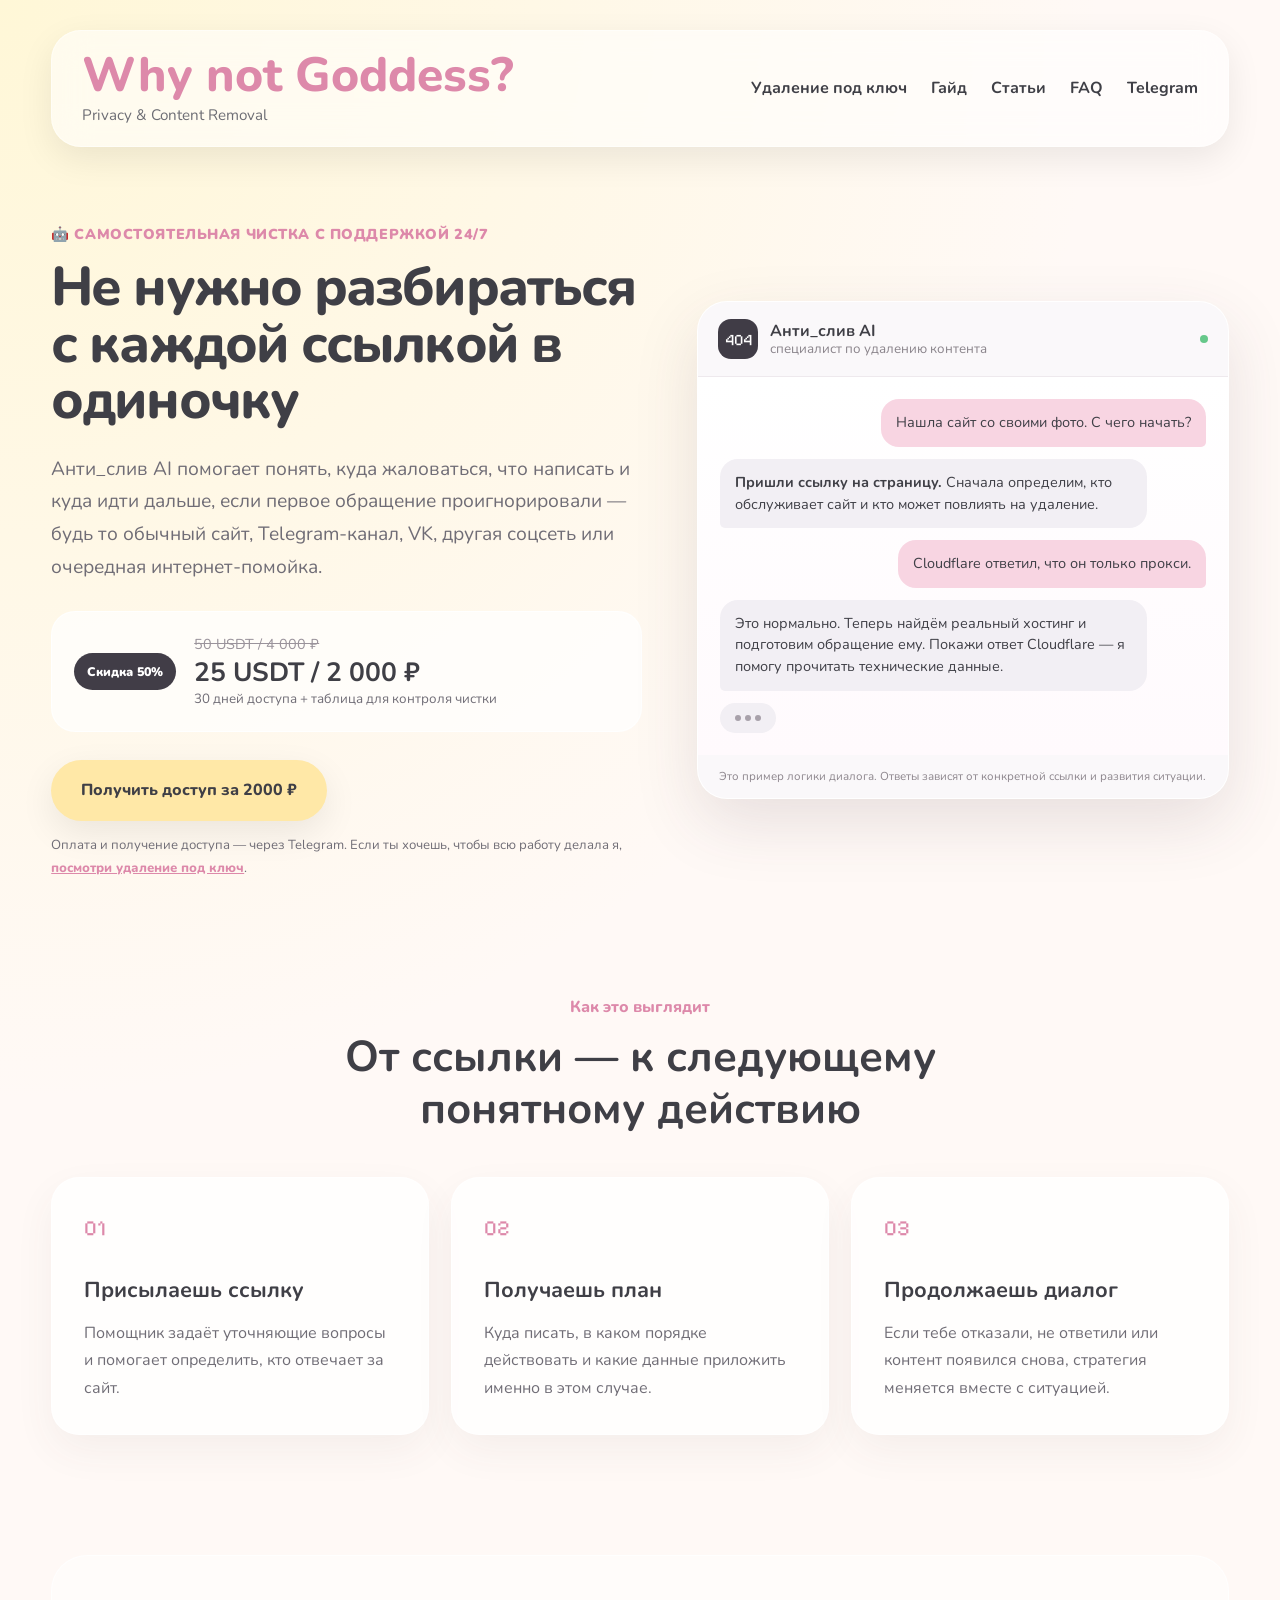
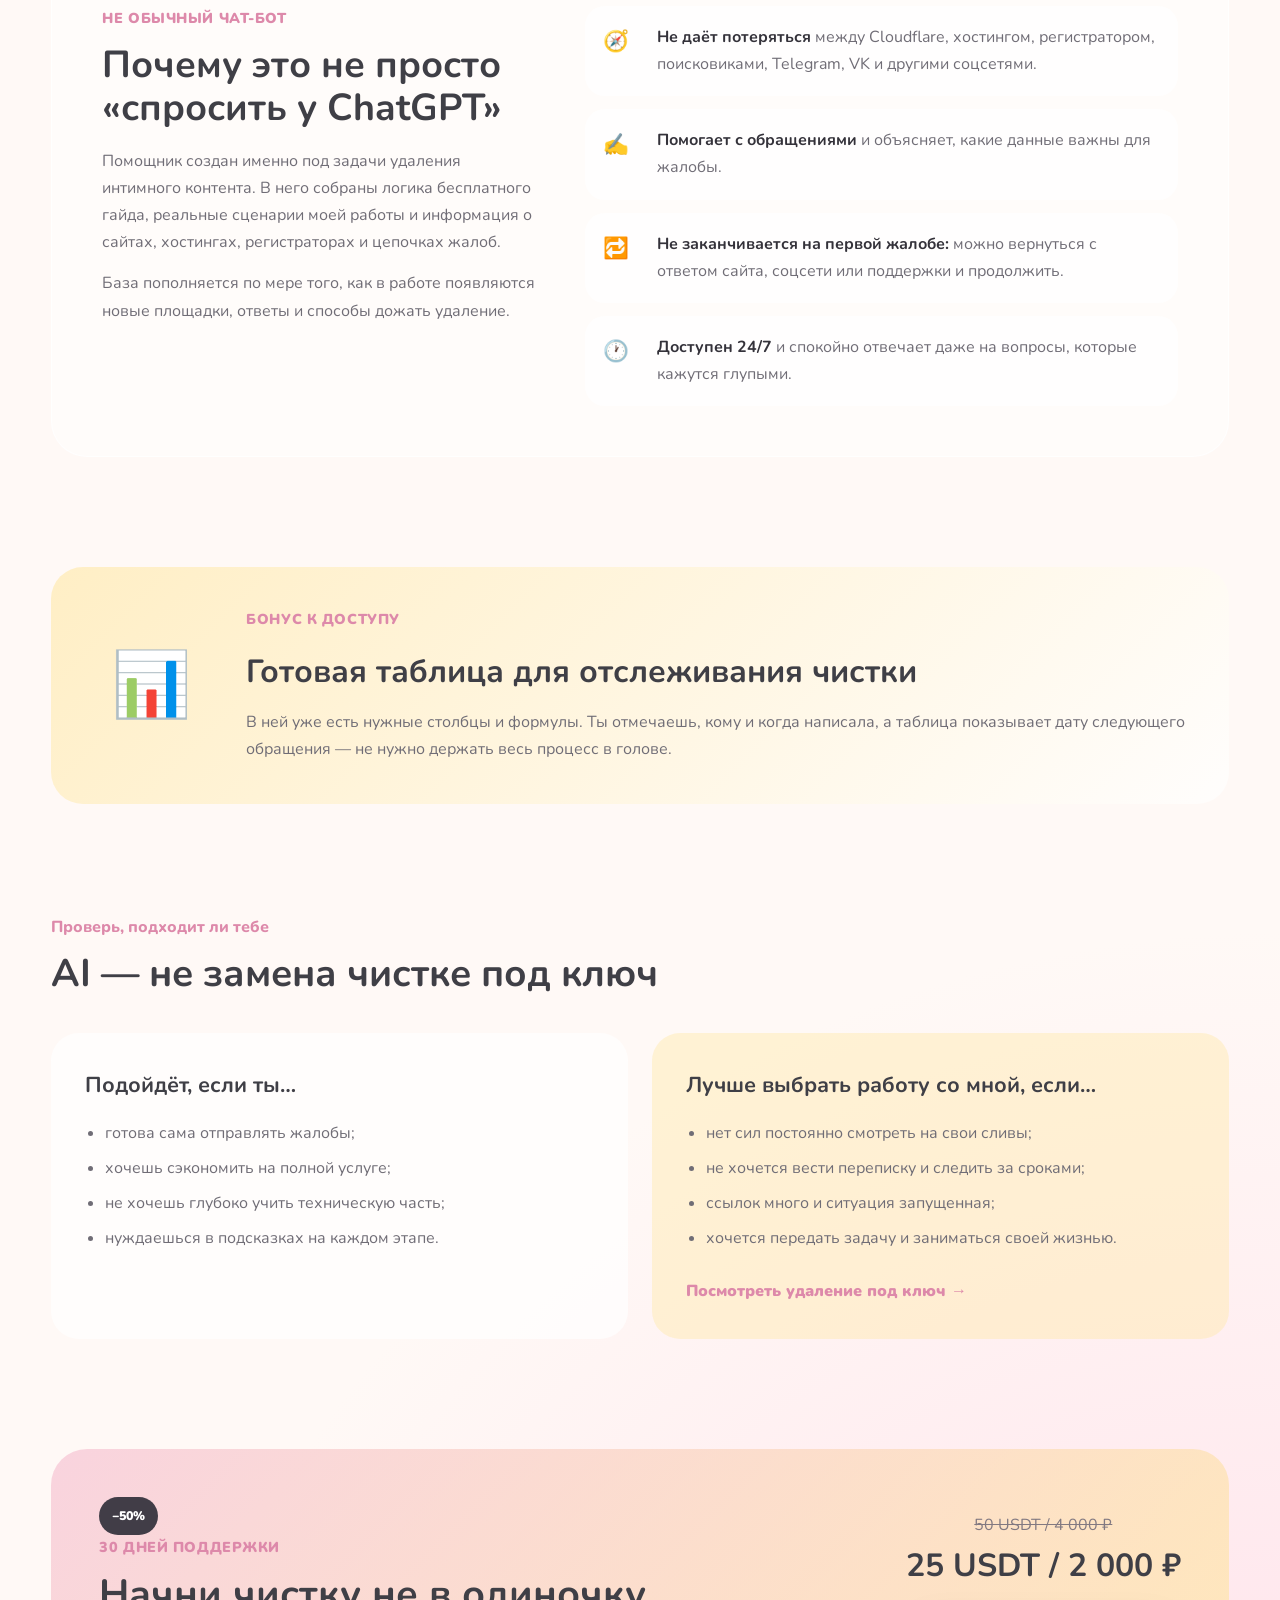
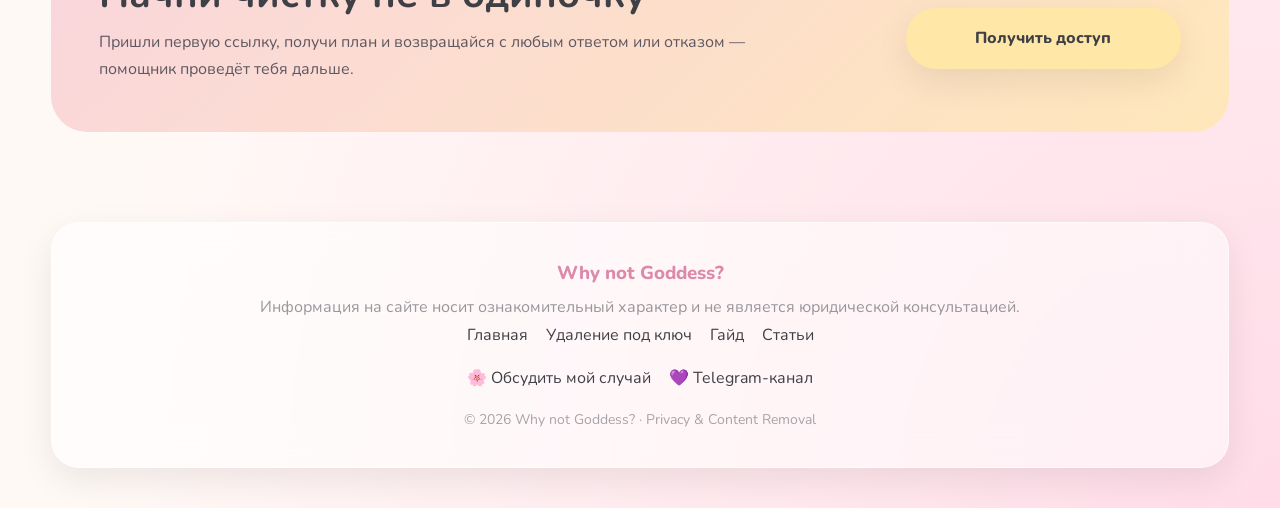
<file: public/ai/index.html>
<!DOCTYPE html>
<html lang="ru">
<head>
  <meta charset="UTF-8">
  <meta name="viewport" content="width=device-width, initial-scale=1.0">
  <title>Анти_слив AI — помощник по удалению контента | Why not Goddess?</title>
  <meta name="description" content="AI-помощник по самостоятельному удалению сливов: разбирает конкретную ссылку, помогает составить план жалоб и выбрать следующий шаг.">
  <link rel="icon" type="image/png" href="../assets/images/котик 404.png">
  <link rel="preconnect" href="https://fonts.googleapis.com">
  <link rel="preconnect" href="https://fonts.gstatic.com" crossorigin>
  <link href="https://fonts.googleapis.com/css2?family=Nunito:wght@400;600;700;800;900&family=Pixelify+Sans:wght@400;600&display=swap" rel="stylesheet">
  <link rel="stylesheet" href="../css/style.css">
</head>
<body class="ai-page-v2">
  <header class="site-header">
    <a class="logo" href="../index.html"><span class="logo-title">Why not Goddess?</span><span>Privacy &amp; Content Removal</span></a>
    <nav><a href="../services/index.html">Удаление под ключ</a><a href="../guide/index.html">Гайд</a><a href="../articles/index.html">Статьи</a><a href="../index.html#faq">FAQ</a><a href="https://t.me/whynot_goddess" target="_blank" rel="noopener">Telegram</a></nav>
  </header>

  <main>
    <section class="ai-product-hero">
      <div class="ai-product-copy">
        <p class="eyebrow">🤖 Самостоятельная чистка с поддержкой 24/7</p>
        <h1>Не нужно разбираться с каждой ссылкой в одиночку</h1>
        <p class="hero-lead">Анти_слив AI помогает понять, куда жаловаться, что написать и куда идти дальше, если первое обращение проигнорировали — будь то обычный сайт, Telegram-канал, VK, другая соцсеть или очередная интернет-помойка.</p>
        <div class="sale-price-box">
          <span class="sale-badge">Скидка 50%</span>
          <div><s>50 USDT / 4 000 ₽</s><strong>25 USDT / 2 000 ₽</strong><small>30 дней доступа + таблица для контроля чистки</small></div>
        </div>
        <a class="button yellow primary-cta" href="https://t.me/whynotgoddessbot" target="_blank" rel="noopener">Получить доступ за 2000 ₽</a>
        <p class="microcopy">Оплата и получение доступа — через Telegram. Если ты хочешь, чтобы всю работу делала я, <a href="../services/index.html">посмотри удаление под ключ</a>.</p>
      </div>

      <div class="chat-demo large-chat" aria-label="Пример диалога с Анти_слив AI">
        <div class="chat-head"><span class="chat-avatar">404</span><div><strong>Анти_слив AI</strong><small>специалист по удалению контента</small></div><i></i></div>
        <div class="chat-body">
          <div class="message user-message">Нашла сайт со своими фото. С чего начать?</div>
          <div class="message bot-message"><strong>Пришли ссылку на страницу.</strong> Сначала определим, кто обслуживает сайт и кто может повлиять на удаление.</div>
          <div class="message user-message">Cloudflare ответил, что он только прокси.</div>
          <div class="message bot-message">Это нормально. Теперь найдём реальный хостинг и подготовим обращение ему. Покажи ответ Cloudflare — я помогу прочитать технические данные.</div>
          <div class="typing"><span></span><span></span><span></span></div>
        </div>
        <div class="chat-caption">Это пример логики диалога. Ответы зависят от конкретной ссылки и развития ситуации.</div>
      </div>
    </section>

    <section class="how-ai-works">
      <div class="section-heading center-heading"><p>Как это выглядит</p><h2>От ссылки — к следующему понятному действию</h2></div>
      <div class="service-steps ai-steps">
        <article><span>01</span><h3>Присылаешь ссылку</h3><p>Помощник задаёт уточняющие вопросы и помогает определить, кто отвечает за сайт.</p></article>
        <article><span>02</span><h3>Получаешь план</h3><p>Куда писать, в каком порядке действовать и какие данные приложить именно в этом случае.</p></article>
        <article><span>03</span><h3>Продолжаешь диалог</h3><p>Если тебе отказали, не ответили или контент появился снова, стратегия меняется вместе с ситуацией.</p></article>
      </div>
    </section>

    <section class="ai-value-grid">
      <div class="value-main">
        <p class="eyebrow">Не обычный чат-бот</p>
        <h2>Почему это не просто «спросить у ChatGPT»</h2>
        <p>Помощник создан именно под задачи удаления интимного контента. В него собраны логика бесплатного гайда, реальные сценарии моей работы и информация о сайтах, хостингах, регистраторах и цепочках жалоб.</p>
        <p>База пополняется по мере того, как в работе появляются новые площадки, ответы и способы дожать удаление.</p>
      </div>
      <div class="value-list">
        <div><b>🧭</b><span><strong>Не даёт потеряться</strong> между Cloudflare, хостингом, регистратором, поисковиками, Telegram, VK и другими соцсетями.</span></div>
        <div><b>✍️</b><span><strong>Помогает с обращениями</strong> и объясняет, какие данные важны для жалобы.</span></div>
        <div><b>🔁</b><span><strong>Не заканчивается на первой жалобе:</strong> можно вернуться с ответом сайта, соцсети или поддержки и продолжить.</span></div>
        <div><b>🕐</b><span><strong>Доступен 24/7</strong> и спокойно отвечает даже на вопросы, которые кажутся глупыми.</span></div>
      </div>
    </section>

    <section class="bonus-section">
      <div class="bonus-icon">📊</div>
      <div><p class="eyebrow">Бонус к доступу</p><h2>Готовая таблица для отслеживания чистки</h2><p>В ней уже есть нужные столбцы и формулы. Ты отмечаешь, кому и когда написала, а таблица показывает дату следующего обращения — не нужно держать весь процесс в голове.</p></div>
    </section>

    <section class="fit-section">
      <div class="section-heading"><p>Проверь, подходит ли тебе</p><h2>AI — не замена чистке под ключ</h2></div>
      <div class="fit-grid">
        <article class="fit-card yes"><h3>Подойдёт, если ты…</h3><ul><li>готова сама отправлять жалобы;</li><li>хочешь сэкономить на полной услуге;</li><li>не хочешь глубоко учить техническую часть;</li><li>нуждаешься в подсказках на каждом этапе.</li></ul></article>
        <article class="fit-card no"><h3>Лучше выбрать работу со мной, если…</h3><ul><li>нет сил постоянно смотреть на свои сливы;</li><li>не хочется вести переписку и следить за сроками;</li><li>ссылок много и ситуация запущенная;</li><li>хочется передать задачу и заниматься своей жизнью.</li></ul><a class="card-action" href="../services/index.html">Посмотреть удаление под ключ →</a></article>
      </div>
    </section>

    <section class="purchase-cta">
      <div><span class="sale-badge">−50%</span><p class="eyebrow">30 дней поддержки</p><h2>Начни чистку не в одиночку</h2><p>Пришли первую ссылку, получи план и возвращайся с любым ответом или отказом — помощник проведёт тебя дальше.</p></div>
      <div class="purchase-price"><s>50 USDT / 4 000 ₽</s><strong>25 USDT / 2 000 ₽</strong><a class="button yellow" href="https://t.me/whynotgoddessbot" target="_blank" rel="noopener">Получить доступ</a></div>
    </section>
  </main>

  <footer class="site-footer">
    <div class="footer-brand"><h3>Why not Goddess?</h3><p class="footer-note">Информация на сайте носит ознакомительный характер и не является юридической консультацией.</p></div>
    <div class="footer-links"><a href="../index.html">Главная</a><a href="../services/index.html">Удаление под ключ</a><a href="../guide/index.html">Гайд</a><a href="../articles/index.html">Статьи</a></div>
    <div class="footer-contact"><a href="https://t.me/whynotgoddessbot" target="_blank" rel="noopener">🌸 Обсудить мой случай</a><a href="https://t.me/whynot_goddess" target="_blank" rel="noopener">💜 Telegram-канал</a></div>
    <p class="footer-copy">© 2026 Why not Goddess? · Privacy &amp; Content Removal</p>
  </footer>
</body>
</html>
</file>
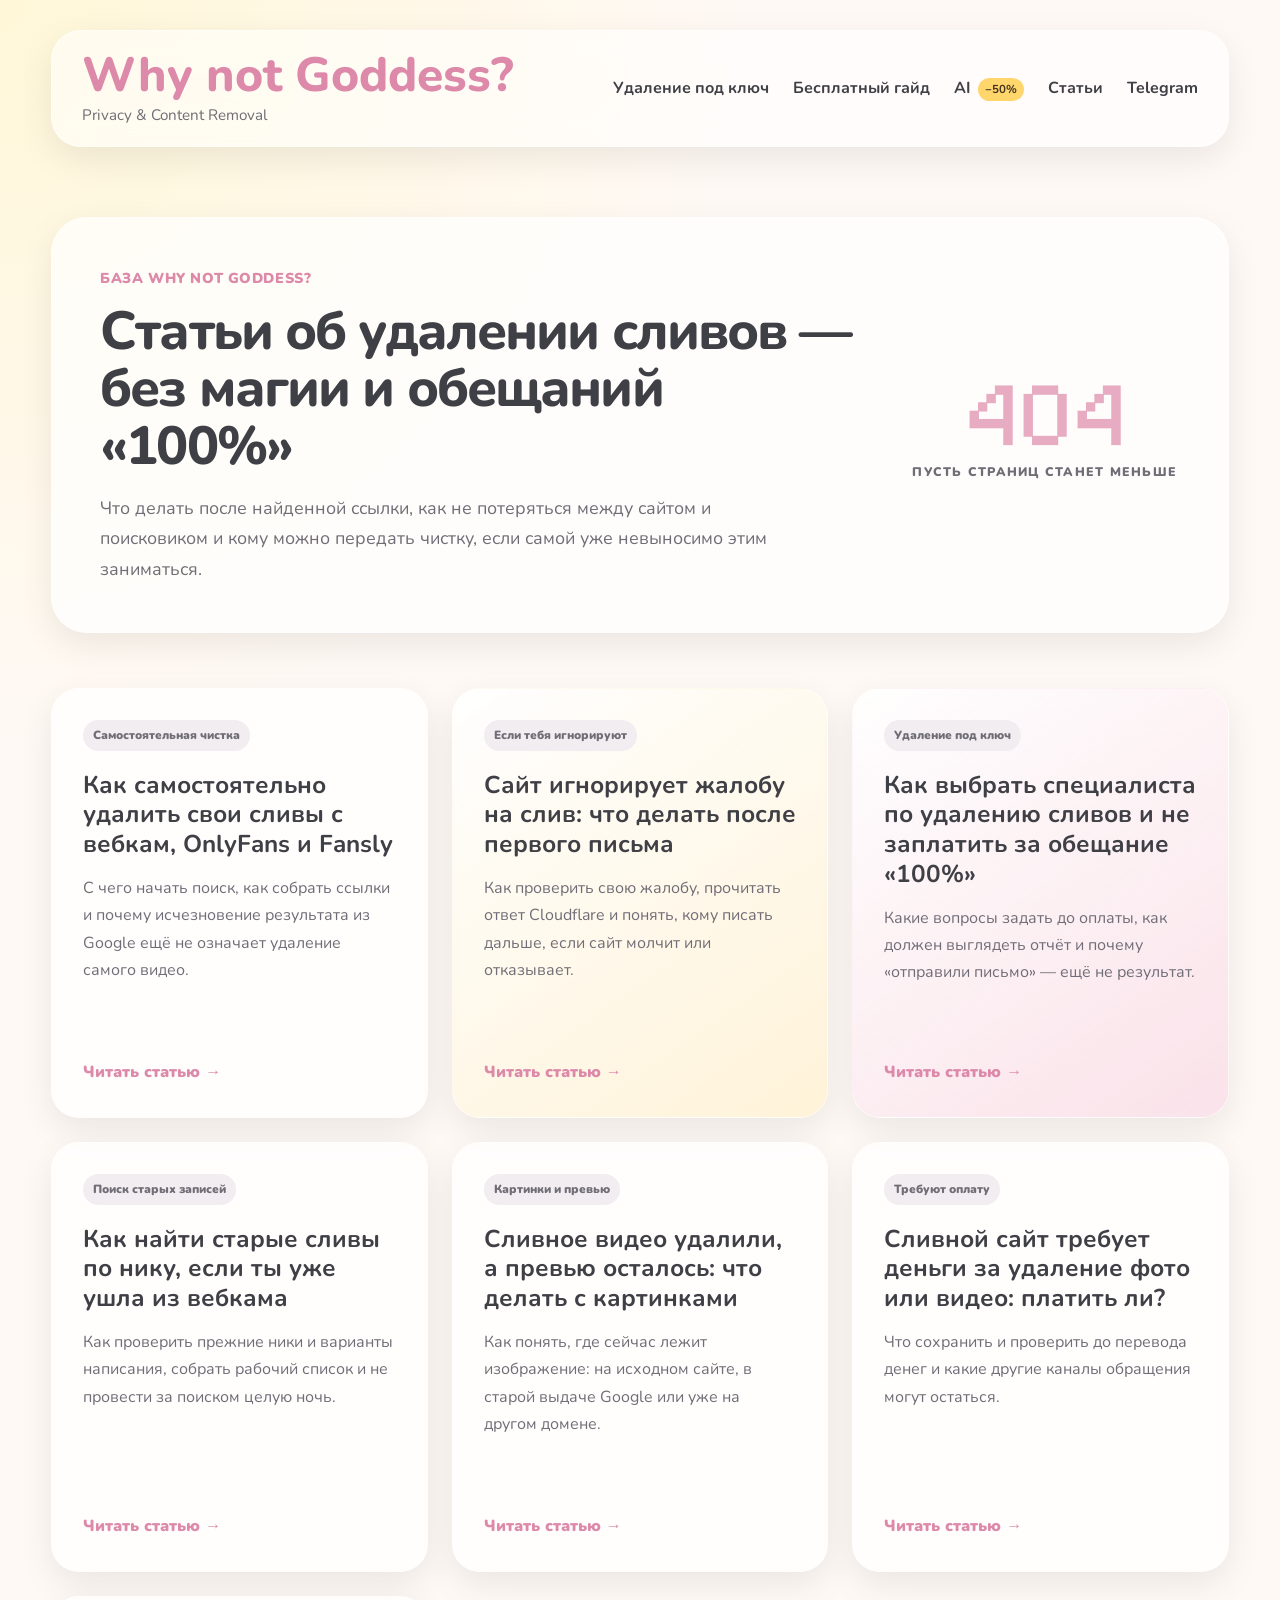
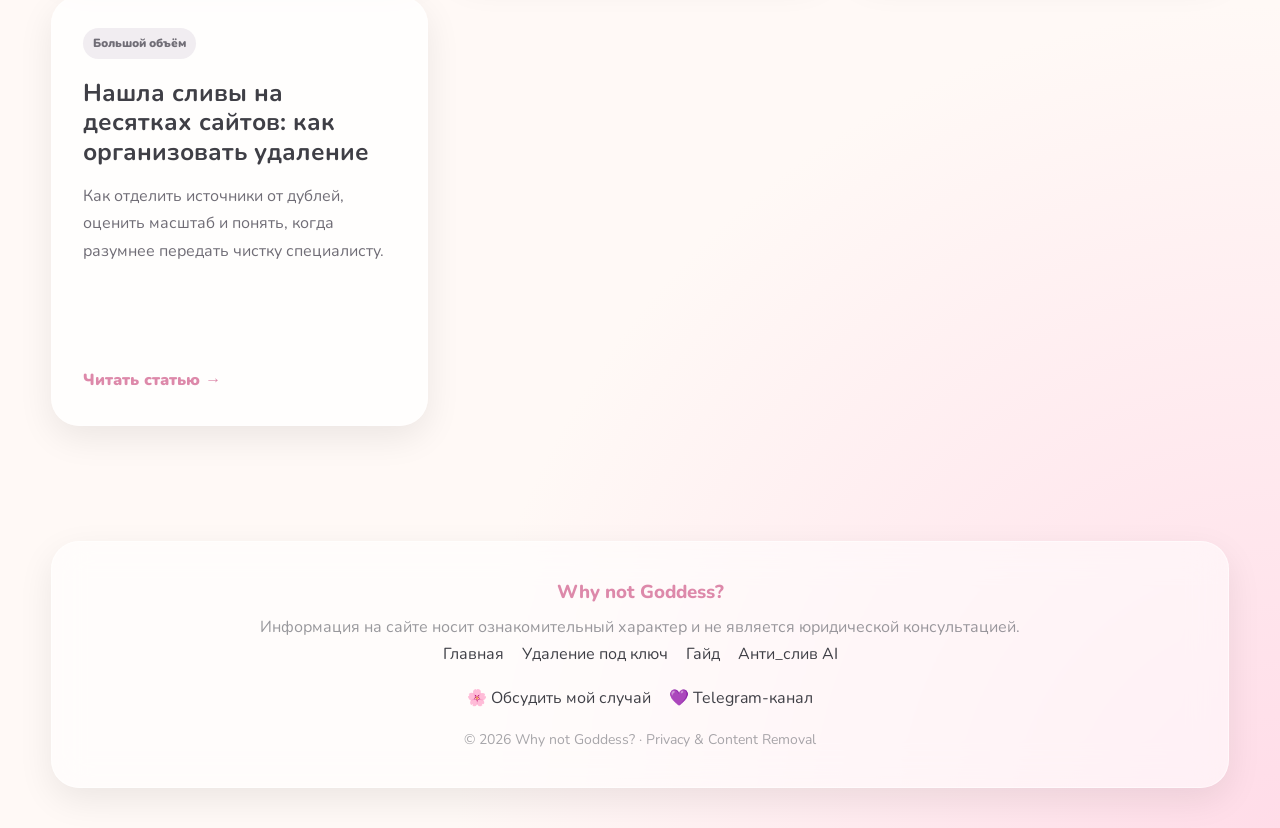
<file: public/articles/index.html>
<!DOCTYPE html>
<html lang="ru">
<head>
  <meta charset="UTF-8">
  <meta name="viewport" content="width=device-width, initial-scale=1.0">
  <title>Статьи об удалении сливов | Why not Goddess?</title>
  <meta name="description" content="Практические статьи об удалении слитых вебкам-видео и контента OnlyFans и Fansly: самостоятельная чистка, жалобы и выбор специалиста.">
  <link rel="canonical" href="https://whynotgoddess.space/articles/">
  <meta property="og:title" content="Статьи об удалении сливов | Why not Goddess?">
  <meta property="og:description" content="Без волшебных обещаний: поиск ссылок, жалобы, повторные обращения и помощь с удалением контента.">
  <meta property="og:type" content="website">
  <meta property="og:url" content="https://whynotgoddess.space/articles/">
  <meta name="robots" content="index, follow">
  <link rel="icon" type="image/png" href="../assets/images/котик 404.png">
  <link rel="preconnect" href="https://fonts.googleapis.com">
  <link rel="preconnect" href="https://fonts.gstatic.com" crossorigin>
  <link href="https://fonts.googleapis.com/css2?family=Nunito:wght@400;600;700;800;900&family=Pixelify+Sans:wght@400;600&display=swap" rel="stylesheet">
  <link rel="stylesheet" href="../css/style.css">
</head>
<body class="articles-page">
  <header class="site-header">
    <a class="logo" href="../index.html"><span class="logo-title">Why not Goddess?</span><span>Privacy &amp; Content Removal</span></a>
    <nav aria-label="Основная навигация">
      <a href="../services/index.html">Удаление под ключ</a>
      <a href="../guide/index.html">Бесплатный гайд</a>
      <a class="nav-ai" href="../ai/index.html">AI <span>−50%</span></a>
      <a href="index.html" aria-current="page">Статьи</a>
      <a href="https://t.me/whynot_goddess" target="_blank" rel="noopener">Telegram</a>
    </nav>
  </header>

  <main>
    <section class="articles-hero">
      <div>
        <p class="eyebrow">База Why not Goddess?</p>
        <h1>Статьи об удалении сливов — без магии и обещаний «100%»</h1>
        <p>Что делать после найденной ссылки, как не потеряться между сайтом и поисковиком и кому можно передать чистку, если самой уже невыносимо этим заниматься.</p>
      </div>
      <div class="articles-hero-mark">404<span>пусть страниц станет меньше</span></div>
    </section>

    <section class="articles-grid" aria-label="Все статьи">
      <article class="article-card">
        <span class="article-card-label">Самостоятельная чистка</span>
        <h2>Как самостоятельно удалить свои сливы с вебкам, OnlyFans и Fansly</h2>
        <p>С чего начать поиск, как собрать ссылки и почему исчезновение результата из Google ещё не означает удаление самого видео.</p>
        <a class="card-action" href="kak-udalit-slivy-samostoyatelno/index.html">Читать статью →</a>
      </article>
      <article class="article-card">
        <span class="article-card-label">Если тебя игнорируют</span>
        <h2>Сайт игнорирует жалобу на слив: что делать после первого письма</h2>
        <p>Как проверить свою жалобу, прочитать ответ Cloudflare и понять, кому писать дальше, если сайт молчит или отказывает.</p>
        <a class="card-action" href="sayt-ne-udalyaet-slivy/index.html">Читать статью →</a>
      </article>
      <article class="article-card">
        <span class="article-card-label">Удаление под ключ</span>
        <h2>Как выбрать специалиста по удалению сливов и не заплатить за обещание «100%»</h2>
        <p>Какие вопросы задать до оплаты, как должен выглядеть отчёт и почему «отправили письмо» — ещё не результат.</p>
        <a class="card-action" href="specialist-po-udaleniyu-slivov/index.html">Читать статью →</a>
      </article>
      <article class="article-card">
        <span class="article-card-label">Поиск старых записей</span>
        <h2>Как найти старые сливы по нику, если ты уже ушла из вебкама</h2>
        <p>Как проверить прежние ники и варианты написания, собрать рабочий список и не провести за поиском целую ночь.</p>
        <a class="card-action" href="nayti-starye-slivy-po-niku/index.html">Читать статью →</a>
      </article>
      <article class="article-card">
        <span class="article-card-label">Картинки и превью</span>
        <h2>Сливное видео удалили, а превью осталось: что делать с картинками</h2>
        <p>Как понять, где сейчас лежит изображение: на исходном сайте, в старой выдаче Google или уже на другом домене.</p>
        <a class="card-action" href="udalit-prevyu-slivov/index.html">Читать статью →</a>
      </article>
      <article class="article-card">
        <span class="article-card-label">Требуют оплату</span>
        <h2>Сливной сайт требует деньги за удаление фото или видео: платить ли?</h2>
        <p>Что сохранить и проверить до перевода денег и какие другие каналы обращения могут остаться.</p>
        <a class="card-action" href="sayt-trebuet-dengi-za-udalenie/index.html">Читать статью →</a>
      </article>
      <article class="article-card">
        <span class="article-card-label">Большой объём</span>
        <h2>Нашла сливы на десятках сайтов: как организовать удаление</h2>
        <p>Как отделить источники от дублей, оценить масштаб и понять, когда разумнее передать чистку специалисту.</p>
        <a class="card-action" href="udalit-slivy-s-desyatkov-saytov/index.html">Читать статью →</a>
      </article>
    </section>
  </main>

  <footer class="site-footer">
    <div class="footer-brand"><h3>Why not Goddess?</h3><p class="footer-note">Информация на сайте носит ознакомительный характер и не является юридической консультацией.</p></div>
    <div class="footer-links"><a href="../index.html">Главная</a><a href="../services/index.html">Удаление под ключ</a><a href="../guide/index.html">Гайд</a><a href="../ai/index.html">Анти_слив AI</a></div>
    <div class="footer-contact"><a href="https://t.me/whynotgoddessbot" target="_blank" rel="noopener">🌸 Обсудить мой случай</a><a href="https://t.me/whynot_goddess" target="_blank" rel="noopener">💜 Telegram-канал</a></div>
    <p class="footer-copy">© 2026 Why not Goddess? · Privacy &amp; Content Removal</p>
  </footer>
</body>
</html>
</file>
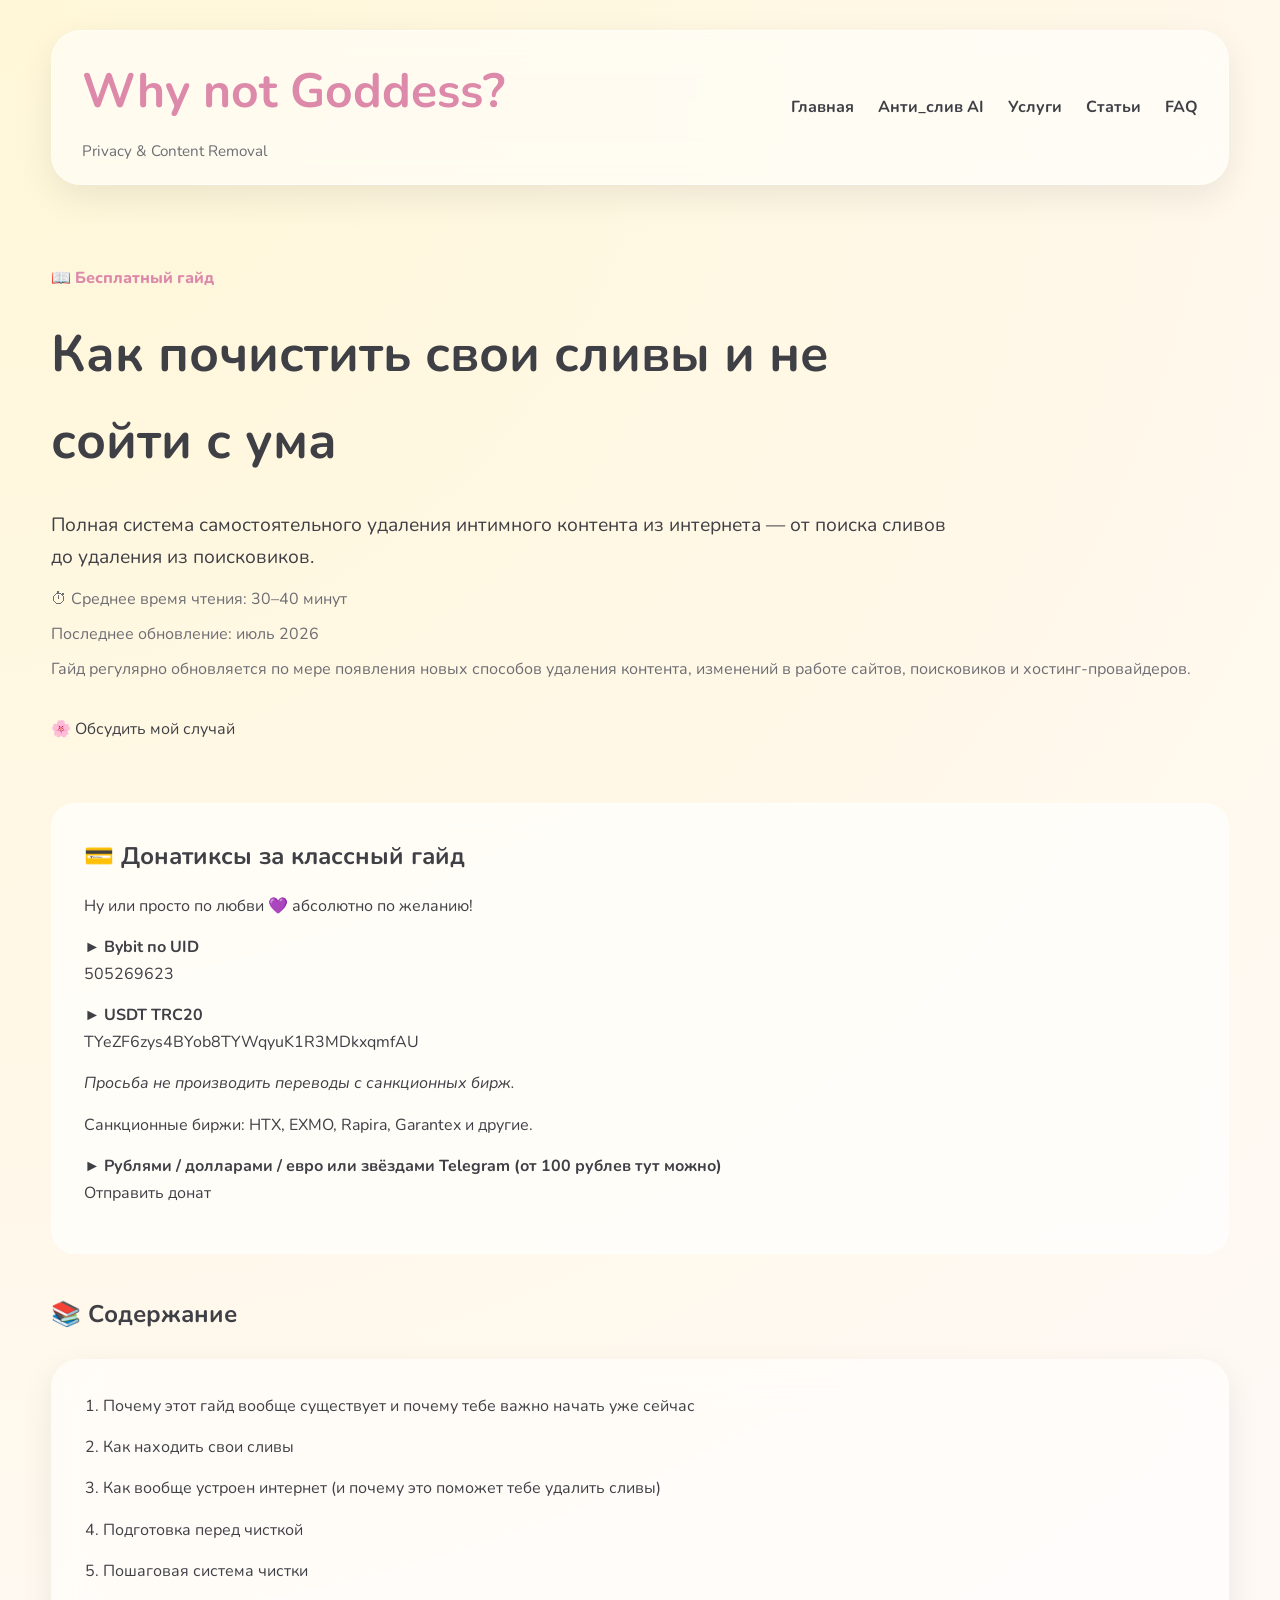
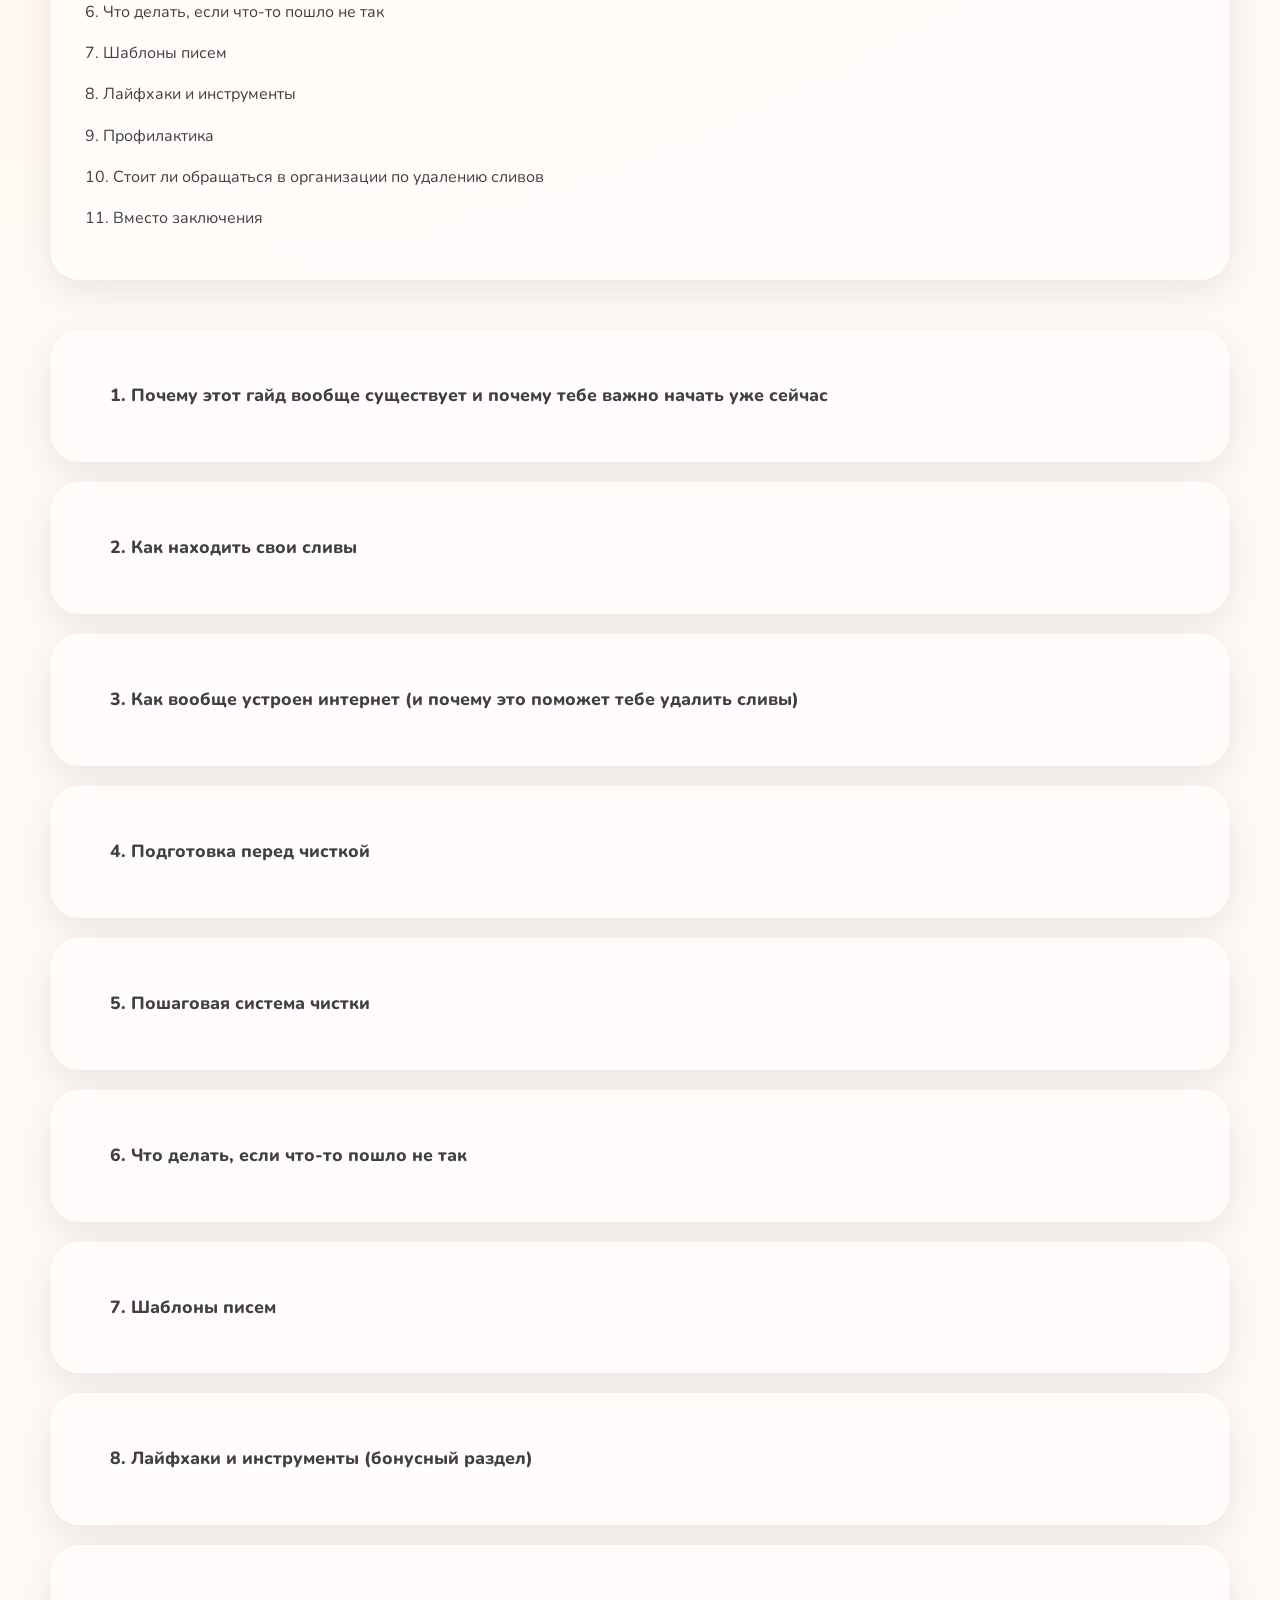
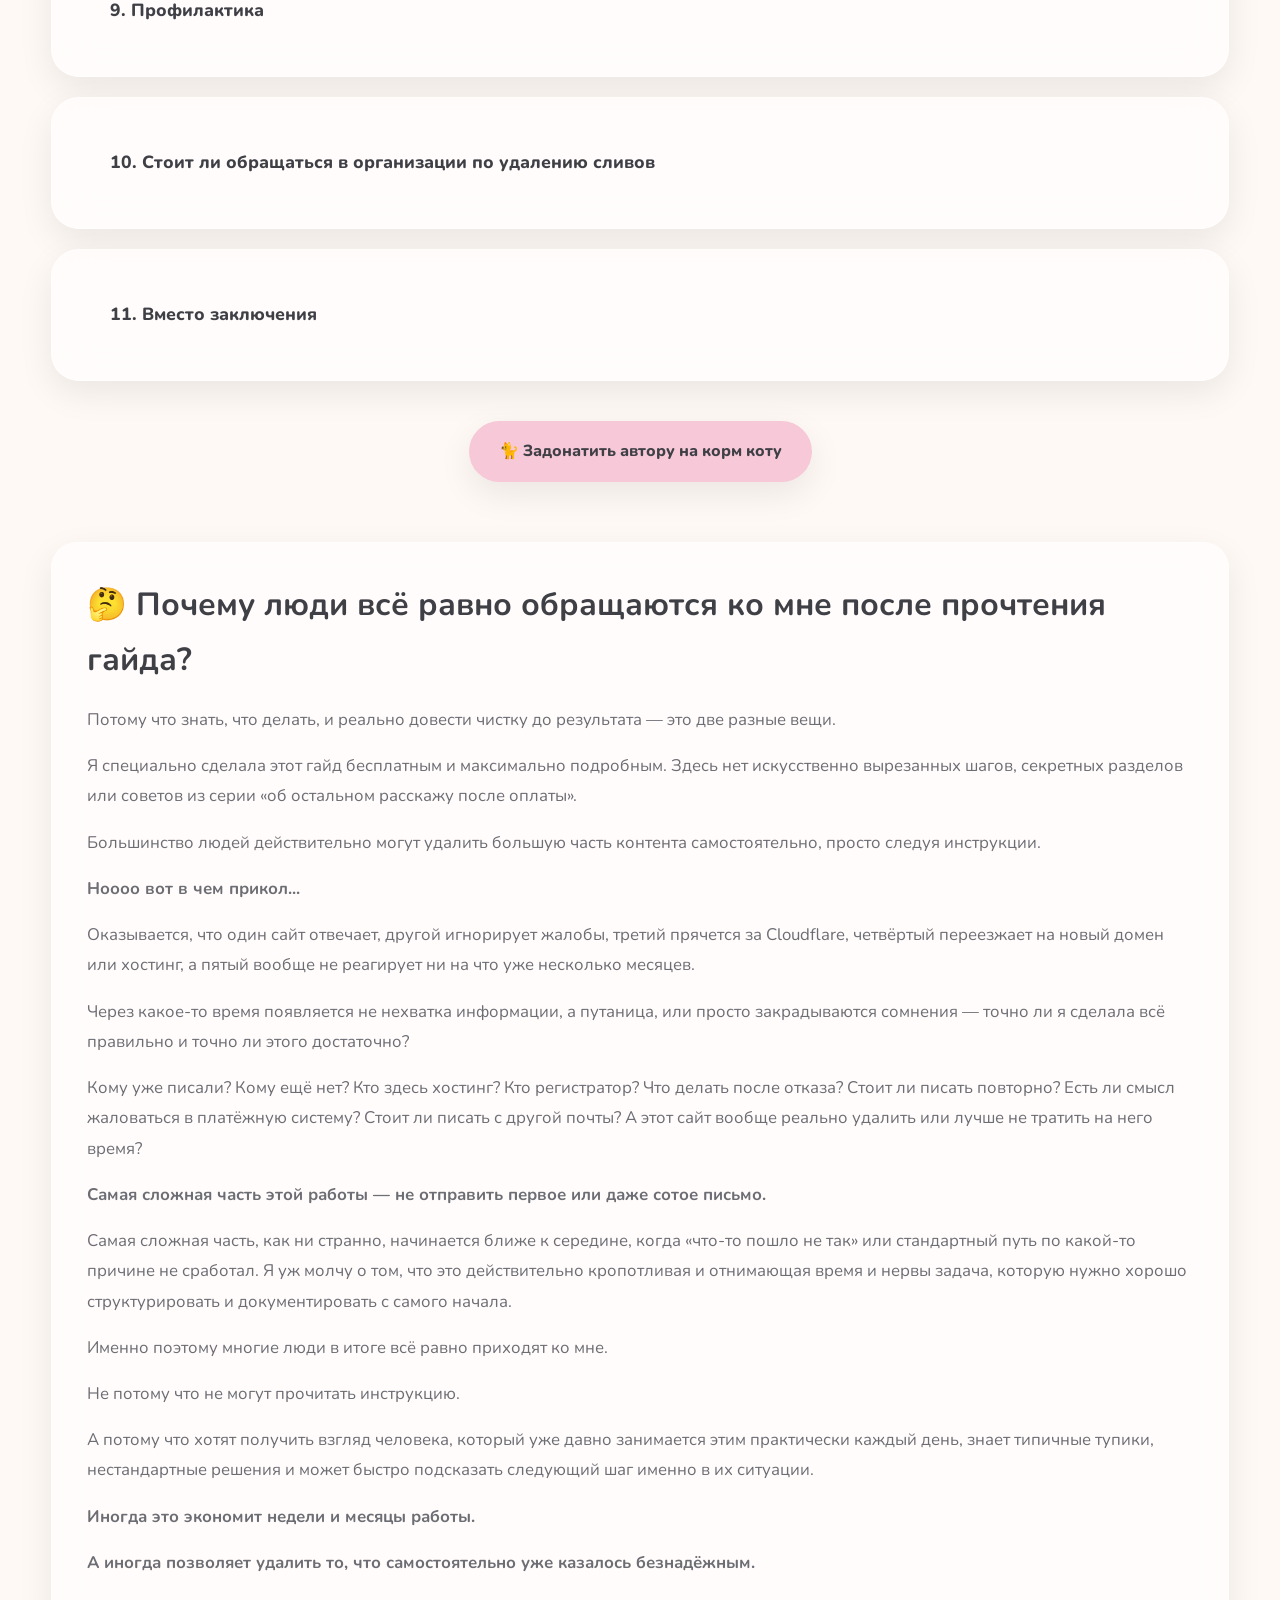
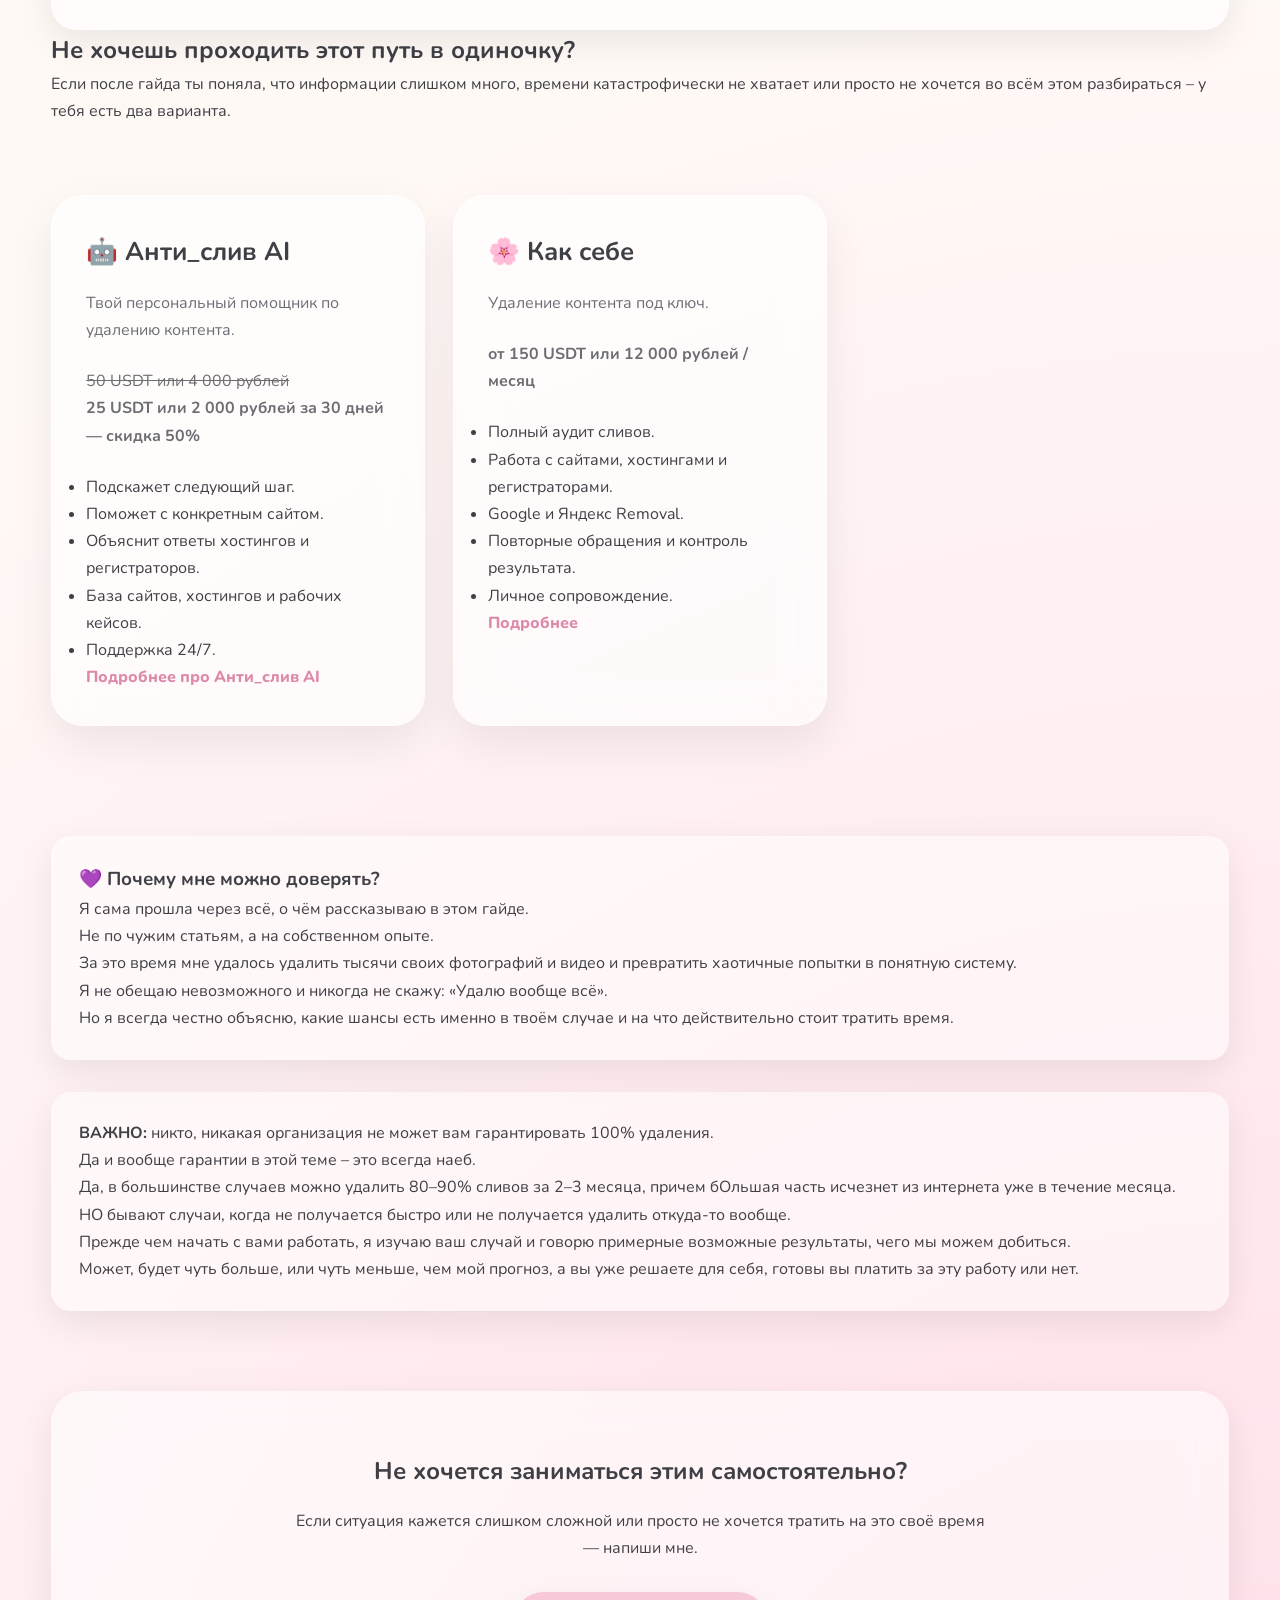
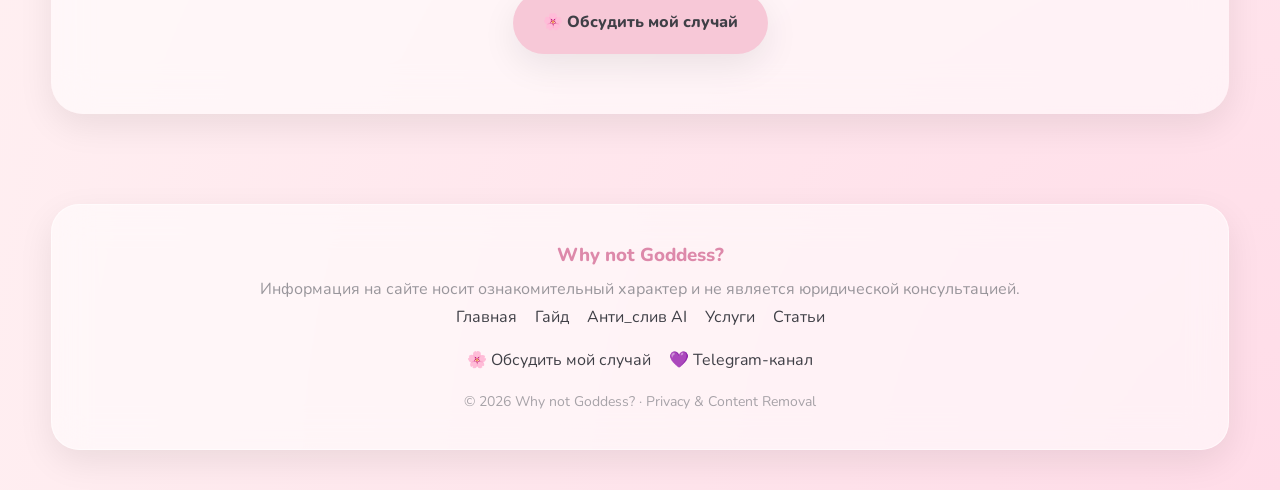
<file: public/guide/index.html>
<!DOCTYPE html>
<html lang="ru">

<head><link rel="icon" type="image/png" href="../assets/images/котик 404.png">

<meta charset="UTF-8">
<meta name="viewport" content="width=device-width, initial-scale=1.0">

<title>Как удалить свои сливы из интернета — пошаговый гайд</title>

<meta name="description" content="Подробный бесплатный гайд по удалению интимных фото и видео из интернета. Поиск сливов, DMCA, Cloudflare, хостинги, поисковики и реальные кейсы.">

<meta property="og:title" content="Как удалить свои сливы из интернета">
<meta property="og:description" content="Пошаговый бесплатный гайд по удалению интимного контента.">

<meta name="robots" content="index, follow">
<link rel="stylesheet" href="../css/style.css">

<link rel="preconnect" href="https://fonts.googleapis.com">
<link rel="preconnect" href="https://fonts.gstatic.com" crossorigin>

<link href="https://fonts.googleapis.com/css2?family=Nunito:wght@400;600;700;800&display=swap" rel="stylesheet">

</head>

<body>

<header>

<div class="logo">

<h1>Why not Goddess?</h1>

<p>Privacy & Content Removal</p>

</div>

<nav>

<a href="../index.html">Главная</a>
<a href="../ai/index.html">Анти_слив AI</a>
<a href="../services/index.html">Услуги</a>
<a href="../articles/index.html">Статьи</a>
<a href="../index.html#faq">FAQ</a>

</nav>

</header>

<main>

<section class="guide-hero">

<p class="guide-tag">

📖 Бесплатный гайд

</p>

<h1>

Как почистить свои сливы и не сойти с ума

</h1>

<p class="guide-description">

Полная система самостоятельного удаления интимного контента из интернета —
от поиска сливов до удаления из поисковиков.

</p>

<div class="guide-update">
    <div class="guide-meta">

<p>⏱ Среднее время чтения: 30–40 минут</p>

</div>

<p>

Последнее обновление: июль 2026

</p>

<p>

Гайд регулярно обновляется по мере появления новых способов удаления контента, изменений в работе сайтов, поисковиков и хостинг-провайдеров.

</p>

</div>

<a href="https://t.me/whynotgoddessbot" target="_blank" class="btn">
    🌸 Обсудить мой случай
</a>

</section>

<section class="guide-content">
    <section class="donate-box" id="donate">

    <h2>💳 Донатиксы за классный гайд</h2>

    <p>Ну или просто по любви 💜 абсолютно по желанию!</p>

    <p><strong>► Bybit по UID</strong><br>
    505269623</p>

    <p><strong>► USDT TRC20</strong><br>
    TYeZF6zys4BYob8TYWqyuK1R3MDkxqmfAU</p>

    <p>
    <em>Просьба не производить переводы с санкционных бирж.</em>
    </p>

    <p>
    Санкционные биржи: HTX, EXMO, Rapira, Garantex и другие.
    </p>

    <p>
    <strong>► Рублями / долларами / евро или звёздами Telegram (от 100 рублев тут можно)</strong><br>
    <a href="https://web.tribute.tg/d/Ni3" target="_blank">
        Отправить донат
    </a>
    </p>

</section>

<h2>📚 Содержание</h2>

<div class="guide-toc">

<p>1. Почему этот гайд вообще существует и почему тебе важно начать уже сейчас</p>

<p>2. Как находить свои сливы</p>

<p>3. Как вообще устроен интернет (и почему это поможет тебе удалить сливы)</p>

<p>4. Подготовка перед чисткой</p>

<p>5. Пошаговая система чистки</p>

<p>6. Что делать, если что-то пошло не так</p>

<p>7. Шаблоны писем</p>

<p>8. Лайфхаки и инструменты</p>

<p>9. Профилактика</p>

<p>10. Стоит ли обращаться в организации по удалению сливов</p>

<p>11. Вместо заключения</p>

</div>

</section>

<section class="guide-sections">

<details id="chapter-1">
<summary>1. Почему этот гайд вообще существует и почему тебе важно начать уже сейчас</summary>

<div class="guide-body">

<p>Привет, малышка (ну или малыш!) 💜</p>

<p>Сразу скажу – основная аудитория этого гайда женская, I guess, поэтому дальше я буду обращаться к тебе в женском роде. Если ты парень – не обижайся, просто прими как есть.</p>

<p>Если ты тут – значит, тебя уже накрыло. Скорее всего, ты погуглила свой ник, или пробила себя по лицу, или еще хуже – тебя уже слила какая-то мразота. Твои видео, превьюшки, скрины и целые записи разлетелись по всему интернету. И ты сидишь с мыслью: «Блядь… и что теперь со всем этим делать? Это вообще можно почистить или уже все, пиздец, приплыли?»</p>

<p>Я была на твоём месте. Плакала, когда находила свои сливы на 30-м, 50-м, 100-м сайте. Думала, что уже поздно и ничего не исправить. Первые недели я вообще не понимала, что делаю. Писала не туда. Получала отказы. Некоторые сайты игнорировали меня неделями. Иногда казалось, что проще смириться, чем продолжать. Но постепенно начала складываться система. Я стала понимать, кто за что отвечает, какие письма работают, а какие — нет. Именно из этой системы потом и вырос этот гайд.</p>

<p>Нооо я не сдалась. За несколько месяцев я удалила тысячи своих записей, без шуток. Почистила даже те сайты, которые в сфере считают «непробиваемыми». Переписала сотни писем, научилась работать с хостингами, Cloudflare, Google, Яндексом и Upstream-провайдерами. Итог – 95% сливов удалено. Оставляем 5% на то, что я все же что-то не откопала, и еще на пару сайтов, о которых я расскажу дальше.</p>

<p>Теперь я хочу передать тебе весь свой опыт, чтобы ты не наступала на те же грабли и не тратила столько нервов и времени, сколько потратила я.</p>

<p>Буду честной: будет заебно. Особенно если ты далека от всей этой технической хуйни (хотя если ты сама настроила камеру, звук, обс и стримила на несколько сайтов – ты уже достаточно прошаренная, ха-ха). Но самое главное – это реально. И еще знаешь, что хорошо? Каждый удаленный сайт очень быстро начинает мотивировать.</p>

<p><strong>В этом гайде я расскажу:</strong></p>

<ul>
<li>Как быстро находить свои сливы (включая поиск по лицу – да, именно так тебя находят одноклассники, бывшие, чуваки с сайтов знакомств и прочие уебаны)</li>
<li>Пошаговую систему чистки – от простого к сложному</li>
<li>Какие письма писать, кому и когда</li>
<li>Сколько времени займет чистка</li>
<li>Какие сайты легко удаляются, а на каких мало шансов (но мы всё равно пробуем, и это приносит свои плоды)</li>
<li>Как не сойти с ума в процессе и не потратить все свое свободное время на это дерьмо</li>
<li>Как в будущем сильно уменьшить количество новых сливов</li>
</ul>

<p>Это не сухая теория. Это практическое руководство от девочки, которая сама всё это прошла на своей шкуре.</p>

<p><strong>Кстати, а что можно считать вообще успехом в удалении?</strong></p>

<p>Хочу сразу оговорить важную вещь, которая часто мешает людям пройти этот путь до конца. А также предостеречь тех, кто ведется на обещания «удалим все ваши сливы на 100%» или типа того.</p>

<p>Очень многие начинают чистку с мыслью:</p>

<p><strong>«Я должна удалить абсолютно весь этот ужас»</strong></p>

<p>Честно?</p>

<p>Это не всегда реалистичная цель. Дальше в гайде я объясню – почему.</p>

<p>Интернет устроен так, что некоторые сайты появляются быстрее, чем исчезают другие. У большинства слив-сайтов есть так называемые зеркала. Некоторые ресурсы находятся в странах, где практически невозможно добиться удаления. Где-то администрация просто игнорирует любые обращения, пАтАму штА так хотят. Популярным (и не только, на самом деле) моделям достается еще и супер-приз в виде сливов их видео в ВК, в каналы в ТГ и так далее, и не всегда получается добиться удаления и тут.</p>

<p>Это не означает, что борьба бессмысленна.</p>

<p>Наоборот.</p>

<p><strong>Настоящий успех — это сделать так, чтобы найти твой контент стало максимально сложно.</strong></p>

<p>Если спустя несколько месяцев:</p>

<ul>
<li>тебя больше нельзя найти через Google и Яндекс;</li>
<li>фотографии исчезли из сервисов поиска по лицу;</li>
<li>большая часть крупных сайтов удалила контент;</li>
<li>новые копии появляются значительно реже,</li>
</ul>

<p>— значит, ты уже добилась огромного результата.</p>

<p>Именно к этому мы и будем идти.</p>

<p>Не к мифической идеальной чистоте интернета.</p>

<p>А к реальному контролю над своей цифровой репутацией.</p>

<p>Но да, будем стараться именно УДАЛИТЬ по-максимуму.</p>

<div class="important-box">

<p><strong>Супер-важный момЭнт:</strong> весь гайд – абсолютли бесплатный, без подвохов, единственное, шо я за него прошу – подписку на мой канал). Однако есть две платные опции (без которых вы легко обойдетесь, если что):</p>

<ol>
<li>Я сделала несколько инструментов в виде AI-помощника, таблиц и автоматизированных расширений, чтобы было проще и быстрее удалять все свои сливы, а также добавила базу сайтов и их хостингов, регистраторов, и информацией по сговорчивости сайтов и их особенности. База постоянно пополняется по мере моей работы.</li>
<li>Если вам впадлу делать все это самостоятельно, вы можете купить «подписку» на удаление контента у меня. Подробности – в конце гайда.</li>
</ol>

</div>

<p>Если ты готова – давай начинать 😊только это…</p>

<p>☕ Сделай маленькую паузу.</p>

<p>Налей чай.</p>

<p>Возьми что-нибудь вкусное.</p>

<p>И только потом начинай первую главу.</p>

<p>Поверь, этот час будет гораздо продуктивнее, если ты не будешь читать его в состоянии паники.</p>

<p>🐈 Даже 404 считает, что сначала нужно поесть.</p>

</div>

</details>
<details id="chapter-2">
<summary>2. Как находить свои сливы</summary>

<div class="guide-body">

<p>
Перед тем, как начинать массово всем писать, нужно сначала понять, насколько сильно разлетелся твой контент. А для этого надо уметь искать.
</p>

<h3 class="guide-subtitle">
1. Простые способы поиска
</h3>

<p>
Начни с базовых запросов в Google и Яндексе:
</p>

<ul>
<li>luna_sweet</li>
<li>luna_sweet chaturbate</li>
<li>luna_sweet stripchat</li>
<li>sweetluna</li>
<li>luna sweet</li>
<li>lunasweet</li>
</ul>

<p>
<strong>Важный лайфхак:</strong> всегда ищи все возможные вариации ника:
</p>

<ul>
<li>С подчёркиванием и без (luna_sweet и lunasweet)</li>
<li>С дефисом (luna-sweet)</li>
<li>С пробелом (luna sweet)</li>
<li>Разные написания (если есть распространённые ошибки)</li>
</ul>

<p>
Добавляй слова: <strong>full, recording, archive, leak, siterip, webcam, camshow, private, vip</strong>, а также названия сайтов, на которых ты стримишь или работаешь (для Fansly и подобных тоже актуально).
</p>

<p>
Рекомендую все ссылки собирать в одной табличке по всем твоим никам. Группируй по сайтам, если на одном и том же сайте найдешь свои сливы на все ники, по которым ты работала. Так будет проще в дальнейшем отправлять жалобы.
</p>

<h3 class="guide-subtitle">
2. Специализированные поисковики по лицу
</h3>

<ul>
<li><strong>Pimeyes</strong> – лучший поиск по лицу, все что есть о тебе в интернете.</li>

<li><strong>Camgirlfinder</strong> – чисто для поиска вебкам страничек на всех возможных сайтах.</li>

<li><strong>Yandex Images</strong> – просто заходи в поисковик Яндекса, нажимай на значок фотика и загружай разные свои фотки.</li>

<li><strong>Google Reverse Image Search</strong> – аналогично с Яндексом, только в поисковике Google.</li>
</ul>

<h3 class="guide-subtitle">
3. Сайты, которые пробивают по лицу (самый важный подраздел)
</h3>

<ul>
<li><strong>Pimeyes и Camgirlfinder</strong> – это сейчас главные инструменты, которым пользуются те, кто ищет моделей.</li>
</ul>

<p>
Как удалять себя из этих сервисов – разберём подробно ниже с шаблонами писем и нюансами.
</p>

<h3 class="guide-subtitle">
Как правильно работать с Pimeyes
</h3>

<ol>

<li>
Заходим сюда –
<a href="https://pimeyes.com" target="_blank">
https://pimeyes.com
</a>
</li>

<li>
Загрузи чёткое фото лица (желательно без сильного макияжа, хорошее освещение, анфас). Я рекомендую выбрать 2–4 фото и по очереди их пробивать. Используй и обычные фото из жизни, и фото с твоим вебкамным образом, можно даже использовать прям скрины из видео/сливов лол.
</li>

<li>
Запусти поиск.
</li>

<li>
Отсортируй результаты по дате (самые новые сверху).
</li>

<li>
Можно купить подписку на уведомления – тогда тебе будут приходить письма, если твоё лицо появится на новых сайтах, а самое главное, что ты сможешь переходить по ссылкам напрямую из этого поисковика. Но если не хочешь/не можешь приобретать подписку, то не страшно, это не обязательно.
</li>

</ol>

<div class="important-box">

<p>
<strong>ВАЖНО:</strong> я не рекомендую сразу все бежать удалять оттуда. Понимаю, что желание будет бещщщеное удалить все поскорее, но для начала собери все ссылки, которые он тебе выдаст. Можешь использовать мой шаблон по сбору ссылок или использовать свои таблички.
</p>

</div>

<p>
<strong>Camgirlfinder</strong> – всегда находит по фото твои странички на сайтах.
</p>
<h3 class="guide-subtitle">
Как удалять себя из этих сервисов
</h3>

<p>
<strong>Pimeyes:</strong>
</p>

<ul>

<li>
После поиска нажми на каждое найденное изображение.
</li>

<li>
Наверху будет кнопка "Request Removal" или "Opt-out", ну или вот сюда –
<a href="https://pimeyes.com/en/opt-out-request-form" target="_blank">
https://pimeyes.com/en/opt-out-request-form
</a>
</li>

<li>
Заполни форму, и там просят доказать, что это ты. Не бойся, это безопасно – они просят фото паспорта, НО с замазанными данными. Оставь имя и отчество (фамилию можно замазать), фото, часть ДР можно замазать, оставив только год, место и дату выдачи, код подразделения, город рождения. Остальное безжалостно замазываем прям черным хоть в пейнте, хоть где.
</li>

<li>
Далее ВАЖНО: вот это получившееся фото – делаем СКРИН, и вот скрин уже отправляем.
</li>

<li>
Они обычно удаляют в течение 24–72 часов.
</li>

</ul>

<div class="important-box">

<p>
<strong>ВАЖНО:</strong> не отправляй оригинальное фото паспорта. Замажь всё лишнее, сделай скрин уже замазанного изображения и отправляй именно его.
</p>

</div>

<p>
<strong>Camgirlfinder</strong> – принцип тот же: ищи кнопку Opt-out наверху и отправляй запрос. Они паспорт не просят, только твое фото с листком, на котором будет написана фраза.
</p>

<h3 class="guide-subtitle">
4. Дополнительные хитрые способы поиска
</h3>

<ul>

<li>
Ищи по характерным тату, пирсингу, мебели в комнате, цвету белья, Lovense-паттернам (хотя это уже немножко шиза, но актуально, если у тебя есть необычные паттерны или оформление) и т.д.
</li>

<li>
Смотри «похожие видео» на тех сайтах, где уже нашла свои сливы.
</li>

<li>
Используй Incognito + VPN (чтобы поисковики меньше «понимали», кто ищет). Как открыть браузер в режиме инкогнито на примере Google Chrome: щелкаем на иконку браузера правой кнопкой и нажимаем кнопку «Новое окно в режиме инкогнито». Вуаля, вы великолепны.
</li>

</ul>

<div class="important-box">

<p>
<strong>🐈 Ещё один супер блядский сайт:</strong>
</p>

<p>
<a href="https://www.camshowarchives.com" target="_blank">
https://www.camshowarchives.com
</a>
</p>

<p>
Точнее, он существует уже давно, но относительно недавно на нем появился поиск по лицу, и работает он, падла, хорошо ☹
</p>

<p>
К сожалению, это один из тех сайтов, где удаление маловероятно, но у меня есть несколько успешных кейсов, так что не все потеряно.
</p>

</div>
</ul>

</div>

</details>

<details>
<summary id="chapter-3">3. Как вообще устроен интернет (и почему это поможет тебе удалить сливы)</summary>

<div class="guide-body">

<p>
Накину немного базовых знаний, чтобы не бояться всей этой хуйни 😊
</p>

<p>
Прежде чем мы начнём массово всех заебывать письмами, давай разберёмся в основных понятиях. Я объясню максимально просто, без занудной юридической хуйни.
</p>

<h3 class="guide-subtitle">
DMCA, NCSEI и прочая страшная аббревиатура
</h3>

<p>
<strong>DMCA</strong> – это американский закон об авторских правах. По сути, это твой главный инструмент. Ты пишешь официальное уведомление (DMCA Notice), в котором говоришь: «Это моё, авторские права епта, уберите нахуй».
</p>

<p>
Большинство нормальных компаний обязаны реагировать на такие запросы. Интересно, что многие сайты не попадают под действие этого закона (зарегистрированы в какой-нибудь Великобритании или на Кипре), то есть могут вообще не реагировать на твои запросы, но все же это делают, и спасибо им за это.
</p>

<p>
🐈 Кстати, небольшой оффтоп: я рекомендую занять позицию нейтральную или даже околодружелюбную (в разумных пределах, чисто официальная дружелюбность такая) при общении как с сайтами, так и с хостингами и прочими.
</p>

<p>
С предъявами и негативом можно улететь в бан и получить пожизненный отказ от удаления, тк там тоже сидят люди со своими тараканами.
</p>

<p>
<strong>NCSEI (Non-Consensual Sexually Explicit Imagery)</strong> – это более «жёсткая» версия жалобы, специально для интимного контента. Cloudflare и некоторые хостинги на неё реагируют лучше, чем на обычный DMCA.
</p>

<h3 class="guide-subtitle">
Кто есть кто в этой пищевой цепочке
</h3>

<ul>
<li>
<strong>Registrar (Регистратор)</strong> – компания, у которой куплен домен (Namecheap, NameSilo, GoDaddy и т.д.). Они могут отключить домен, хотя и делают это редко. Но на моем опыте есть несколько случаев, где именно регистратор зарешал, когда его прям по-человечески попросили (ну с упором на свои права, конечно ж).
</li>

<li>
<strong>Hosting (Хостинг)</strong> – компания, на серверах которой физически лежит сайт. Вот с ними мы работаем чаще всего, у них больше всех есть интерес в сотрудничестве (потому что не хотят проблем с законом, а они реально могут эти самые проблемы заиметь, так как несут ответственность за то, что лежит на их серверах).
</li>

<li>
<strong>Cloudflare</strong> – посредник-защитник. Очень многие сайты со сливами сидят за ним. Он не хранит контент, но может его заблокировать.
</li>

<li>
<strong>Upstream Provider</strong> – «хозяин» сервера, у которого хостинг арендует место. Если хостинг совсем игнорит – можно идти к нему. Но не всегда получается, об этом тоже расскажу ниже.
</li>
</ul>

<h3 class="guide-subtitle">
Почему некоторые сайты такие упрямые?
</h3>

<p>
Есть обычные хостинги, которые более-менее соблюдают правила. А есть bulletproof-хостинги (<strong>ALEXHOST</strong>, <strong>Privatelayer</strong> и подобные) — они специально заточены под взрослый и пиратский контент.
</p>

<p>
Они реально зарабатывают на том, что плохо реагируют на жалобы, лол. С ними придётся помучаться.
</p>

<h3 class="guide-subtitle">
Главное правило, которое ты должна запомнить
</h3>

<p>
<strong>Чем выше в пищевой цепочке ты жалуешься – тем выше шанс, что контент уберут.</strong>
</p>

<p>
НО! Нам важно идти по порядку.
</p>

<p>
Во-первых, все же есть сайты, которые добровольно и быстро реагируют на твои нормальные просьбы об удалении, поэтому нет смысла устраивать шумиху на всех уровнях и оставить «хорошие» отношения с ними на будущее.
</p>

<p>
Во-вторых, часто именно тот факт, что ты действуешь на нескольких уровнях, показывает твою целеустремленность и понимание работы законов, и сайты сдаются с бОльшей охотой, понимая, что ты не отъебешься все равно.
</p>

</div>

</details>
<details>
<summary id="chapter-4">4. Подготовка перед чисткой</summary>

<div class="guide-body">

<p>
Прежде чем начинать бомбить всех письмами, нужно немного подготовиться. Этот этап многим кажется скучным, но он сильно экономит нервы и время в будущем.
</p>

<h3 class="guide-subtitle">
1. Документируй свои аккаунты
</h3>

<p>
Создай отдельную папку (на компьютере или в Google Drive) и сохрани туда:
</p>

<ul>

<li>
Скриншоты всех твоих профилей (с никами, датой создания, аватарками).
</li>

<li>
Ссылки на все аккаунты (Stripchat, Chaturbate, CamSoda, OnlyFans и т.д.).
</li>

<li>
Доказательства владения аккаунтами (на самом деле не обязательно, мы редко этим будем пользоваться, но все же пусть будет). Это могут быть договора со студией, если вы работаете в студии, или договор напрямую с сайтом (есть в ваших профилях или можно запросить в поддержке). Ну и просто скрин, где вы сидите на сайте под именем модели, тоже часто прокатывает.
</li>

</ul>

<div class="important-box">

<p>
<strong>Почему это важно?</strong>
</p>

<p>
Когда тебя попросят подтвердить, что это именно твой контент, ты сможешь быстро дать доказательства.
</p>

</div>

<h3 class="guide-subtitle">
2. Водяные знаки и защита профиля
</h3>

<ul>

<li>
Добавь в био фразу примерно такую:
</li>

</ul>

<p>
<strong>"All content is copyrighted. Any recording or redistribution is illegal and will be reported."</strong>
</p>

<ul>

<li>
Можно поставить небольшой водяной знак на превью (имя или лёгкий логотип) – это не спасёт полностью, но иногда помогает при жалобах.
</li>

<li>
И\или повесить плашку DMCA Protected где-то сбоку.
</li>

<li>
Включи двухфакторную аутентификацию везде, где можно.
</li>

</ul>

<h3 class="guide-subtitle">
3. Инструменты, которые тебе понадобятся
</h3>

<p>
<strong>Обязательно:</strong>
</p>

<ul>

<li>
Google аккаунт (для Google Removal).
</li>

<li>
Отдельная почта для жалоб (лучше не основная, МОЖНО НА ТОМ ЖЕ GMAIL ИЛИ НА OUTLOOK).
</li>

<li>
Таблица для отслеживания.
</li>

<li>
VPN (иногда нужно менять IP, а некоторые сайты для России или Украины недоступны).
</li>

</ul>

<div class="important-box">

<p>
<strong>Про почту для жалоб</strong>
</p>

<p>
Только не на российских\СНГ почтах плз))
</p>

<p>
Яндекс или Mail.ru использовать не надо, они часто падают в спам и не доходят вообще, ну и доверия к ним не много) Тем более ты наверняка не будешь палить, что из РФ или СНГ.
</p>

<p>
Gmail или Outlook обычно работают намного лучше.
</p>
<h3 class="guide-subtitle">
4. Как вести учёт, чтобы не сойти с ума
</h3>

<p>
<strong>Самое важное правило: всё записывай.</strong>
</p>

<p>
Создай таблицу со столбцами:
</p>

<ul>

<li>Дата</li>

<li>Сайт / Ссылка</li>

<li>Какой контент (видео / превью / профиль)</li>

<li>Куда отправила жалобу</li>

<li>Дата отправки</li>

<li>Ответ / Статус</li>

<li>Следующее действие</li>

</ul>

<div class="important-box">

<p>
<strong>Без таблицы ты очень быстро потеряешься.</strong>
</p>

<p>
Особенно когда будет 30–50+ сайтов.
</p>

</div>

<p>
Первые шаги займут реально много времени – возможно, придется потратить несколько дней на все это дело, особенно если ты прям популярная дама и никогда не чистила контент.
</p>

<p>
Но потом можно будет тратить по 15–20 минут в день, просто проверяя почту и реагируя на письма от сайтов, хостингов и прочих, кому мы пишем.
</p>

<p>
Раз или два в неделю – проверяем, что удалили, что не удалили, ищем новые сливы (если ты продолжаешь работать), добавляем их в таблицу и работаем по ним по всем шагам.
</p>

<div class="important-box">

<p>
🐈 Не стоит убивать каждый день слишком много времени.
</p>

<p>
Это конец нервной системе и путь к выгоранию и отчаянию, хаха ☹
</p>

</div>

</details>

<details>
<summary id="chapter-5">5. Пошаговая система чистки</summary>

<div class="guide-body">

<p>
Теперь переходим к самому главному. Я разложила весь процесс по этапам – от простого к сложному. Рекомендую идти именно в этом порядке, если вы только начинаете.
</p>

<div class="step-card">

<h3>Шаг 0</h3>

<p>
Пишем самим сайтам на почту DMCA (обычно внизу сайтов есть контакты), или заполняем анкету на удаление (тоже все внизу обычно), и по желанию отправляем все собранные ссылки на DMCA удаление на Stripchat и Chaturbate (если вы работаете на этих сайтах).
</p>

<p>
Они вполне себе неплохо тоже помогают в чистке, плюс мы таким образом показываем, что не пальцем деланные и серьезно взялись за дело.
</p>

<p>
<strong>Важно:</strong> стрип и чатур будут реагировать, если вы отправляете жалобу на тот ник, на котором вы залогинены в момент отправки.
</p>

<p>
Не отправляйте все скопом, иначе они не рассмотрят ваше заявление.
</p>

<p>
Также важно, чтобы ссылки были на сливы именно со стрипчата или чатура – они не работают по другим сайтам. То есть если у вас есть ссылка на слив с Cam4 или откуда-то еще, они проигнорируют это дело.
</p>

</div>
<div class="step-card">

<h3>Этап 1: Cloudflare</h3>

<p>
Большинство слив-сайтов прячутся за Cloudflare. Это очень объемный и самый важный шаг.
</p>

<p>
<strong>Пошагово:</strong>
</p>

<ol>

<li>
Перейди по ссылке:

<a href="https://abuse.cloudflare.com" target="_blank">
https://abuse.cloudflare.com
</a>

<br><br>

Усиленная NCSEI (рекомендую):

<a href="https://abuse.cloudflare.com/ncsei" target="_blank">
https://abuse.cloudflare.com/ncsei
</a>

</li>

<li>
Заполни форму.
</li>

</ol>

<details class="template-box">

<summary>
</button>Открыть шаблон для Cloudflare NCSEI</summary>

<pre>
I am the exclusive copyright owner of original webcam performances.

I perform under the usernames: luna_sweet and sweetluna.

The following URLs contain unauthorized recordings, previews, thumbnails and profiles of my copyrighted live streams:

[вставляешь ссылки]

This is repeated copyright infringement. I request immediate removal or disabling of access to all infringing material under DMCA and NCSEI policy.

I have a good faith belief that the use of the material is not authorized by me. Under penalty of perjury, the information in this notification is accurate.

[Твоё имя]
[Твоя почта]
[Твой адрес]
</pre>
</details>

</div>

<div class="step-card">

<h3>Этап 2: Хостинги</h3>

<p>
То, что присылает Cloudflare.
</p>

<p>
Почти всегда Cloudflare в ответе пишет реальный хостинг (ALEXHOST, Privatelayer, DataWeb и т.д.) и abuse-почту.
</p>

<p>
Если Cloudflare пишет, что сайта такого у него в списках нет, идем сюда –
<a href="https://www.whoishostingthis.com" target="_blank">
www.whoishostingthis.com
</a>
и вбиваем сайт.
</p>

<p>
Там будет имя хостинга, скорее всего сразу его сайт (ну или сама загуглишь), на сайте хостинга самостоятельно ищем abuse почту или dmca анкеты/заявки.
</p>

<p>
<strong>Что писать хостингу:</strong>
</p>

<details class="template-box">

<summary>Открыть шаблон для хостинга</summary>

<pre>
Hello,

This is a DMCA takedown request.

I am the copyright owner of original webcam performances under the usernames luna_sweet and sweetluna.

I have already requested removal on the website itself and submitted a notice through Cloudflare and/or site, but the content is still available.

Please completely remove all videos, previews, thumbnails and profiles related to these usernames from your servers.

Affected domains:
• example.com
• example2.com

Thank you for your cooperation.

[Твоё имя]
[Твоя почта]
[Твой адрес]
</pre>

</details>

<p>
<strong>Правило по времени:</strong>
</p>

<ul>
<li>Отправила → ждёшь 7–10 дней</li>
<li>Нет результата → отправляешь второй follow-up</li>
<li>Ещё через 10 дней → третий follow-up (пожесче, но все еще вежливо)</li>
</ul>

</div>

<div class="step-card">

<h3>Этап 3: Регистраторы</h3>

<p>
(Namecheap, NameSilo, GoDaddy и т.д.)
</p>

<p>
Пишешь, если:
</p>

<ul>

<li>Хостинг молчит долго</li>

<li>Сайт не на Cloudflare</li>

<li>Просто хочешь побольше импакта, хе-хе</li>

</ul>

<p>
<strong>Как найти регистратора:</strong>
</p>

<ol>

<li>
Заходишь на
<a href="https://whois.com" target="_blank">
whois.com
</a>

или

<a href="https://www.icann.org" target="_blank">
icann.org
</a>
</li>

<li>
Вводишь домен
</li>

<li>
Смотришь строку Registrar
</li>

</ol>

<p>
<strong>Шаблон письма регистратору:</strong>
</p>

<details class="template-box">

<summary>Открыть шаблон для регистратора</summary>

<pre>
Hello,

DMCA Takedown Notice

I am the copyright owner of original webcam performances under the usernames luna_sweet and sweetluna.

I have already requested removal on the website itself and submitted a notice through Cloudflare and/or site, hosting, but the content is still available.

The following domain is hosting unauthorized recordings of my content:

• example.com

Please forward this notice to the domain owner and take appropriate action to remove the infringing material.

Thank you for your cooperation.

[Твоё имя]
[Твоя почта]
[Твой адрес]
</pre>
</details>

</div>

<div class="step-card">
<h3>Этап 4: Upstream Providers (идём выше)</h3>

<p>
Это когда хостинг (типа ALEXHOST, Privatelayer и т.п.) полностью игнорит тебя.
</p>

<p>
<strong>Как найти Upstream:</strong>
</p>

<ul>

<li>
Используй
<a href="https://bgp.he.net" target="_blank">
https://bgp.he.net
</a>
</li>

<li>
Введи IP сайта → смотришь ASN и владельца.
</li>

</ul>

<p>
Письмо Upstream обычно более формальное:
</p>

<details class="template-box">

<summary>Открыть шаблон для Upstream Provider</summary>

<pre>
Hello,

DMCA Takedown Notice – Repeated Copyright Infringement

I am the copyright owner of original webcam performances under the usernames luna_sweet and sweetluna.

Your company is the upstream provider for a hosting company that is currently hosting my copyrighted content without permission.

Despite multiple DMCA notices sent to the hosting provider, the material is still available on the following domains:

• example.com
• example2.com

I ask you to take action and request the removal of this content from your client’s servers.

Thank you for your assistance.

[Твоё имя]
[Твоя почта]
[Твой адрес]
</pre>

</details>

</div>
<div class="step-card">

<h3>Этап 5: Google и Яндекс Removal</h3>

<p>
<strong>Google:</strong>
</p>

<ul>

<li>
Для ссылок из поиска:
<a href="https://reportcontent.google.com/forms/dmca_search" target="_blank">
https://reportcontent.google.com/forms/dmca_search
</a>
</li>

<li>
Для картинок:
<a href="https://reportcontent.google.com/forms/dmca_image_search" target="_blank">
https://reportcontent.google.com/forms/dmca_image_search
</a>
</li>

</ul>

<p>
<strong>Яндекс:</strong>
</p>

<p>
<a href="https://yandex.ru/support/abuse/ru/troubleshooting/search/copyright" target="_blank">
https://yandex.ru/support/abuse/ru/troubleshooting/search/copyright
</a>
</p>

<p>
<strong>Временные промежутки:</strong>
</p>

<p>
После отправки жди 3–14 дней. Google может удалять партиями.
</p>

</div>
<div class="important-box">

<p>
<strong>ЧТО ЕЩЕ:</strong>
</p>

<p>
Иногда вам может прийти ответка в письме, что письмо не доставлено/вас заблокировал пользователь ну или что-то подобное.
</p>

<p>
Так бывает, потому что эти ребята жестко фильтруют входящие письма и ваша почта могла попасть в спам-бокс из-за какого-то слова или просто плохого настроения ха-ха.
</p>

<p>
В таком случае, отправьте сообщение еще раз, но с другой почты, и уберите триггер-слова:
</p>

<p>
<strong>DMCA, report</strong> и похожие, связанные с законом/удалением/правами/статьями, если у вас свой текст письма.
</p>

</div>
</details>

<details>
<summary id="chapter-6">6. Что делать, если что-то пошло не так</summary>

<div class="guide-body">
<p>
Не все сайты ведут себя одинаково. Некоторые удаляют всё после первого письма, а некоторые приходится выносить мозг месяцами. Вот самые частые сложные случаи и как с ними работать.
</p>
<div class="step-card">

<h3>1. Сайты только с превью и скринами (без видео)</h3>

<p>
Таких очень много. Они не хранят полные записи, а только миниатюры и скриншоты.
</p>

<p>
<strong>Что делать:</strong>
</p>

<ul>

<li>Всё равно пиши DMCA/NCSEI.</li>

<li>В письме обязательно указывай: <strong>"previews, thumbnails, screenshots and profile pages"</strong>.</li>

<li>Часто такие сайты реагируют быстрее, чем те, где лежат полные видео.</li>

</ul>

<p>
Отдельный случай, когда сам сайт не хранит ваши видео, но предлагает их скачать по ссылке.
</p>

<p>
Как правило, это означает, что ваши видео лежат на сторонних файлообменниках (СКАААЙП), не связанных напрямую с сайтами.
</p>

<p>
В таком случае, надо удалить хотя бы видео с файлообменников.
</p>

<p>
Для этого нажимаете на ссылку для скачивания (только не скачивайте ради бога ничего), вас перекинет на страничку файлообменника, и там внизу у них есть кнопка DMCA всегда.
</p>

<p>
Заполняете форму и ждете их ответа.
</p>

<div class="important-box">

<p>
<strong>Отстойно, что многие из них могут запросить реальные документы.</strong>
</p>

<p>
Честно, я ни разу не высылала документы — ни свои, ни своих моделей.
</p>

<p>
Теоретически, ничего страшного случиться не должно.
</p>

<p>
Практически… ну, не стоит своим паспортом светить везде, согласны? Да даже правами не стоит, мало ли.
</p>

<p>
Что делать с этим? Ну, есть варианты, на ваш страх и риск, но здесь я об этом писать не стану, так как это уголовка 😊 но кое-где эту информацию оставлю, ДЛЯ ОЗНАКОМЛЕНИЯ.
</p>

</div>

</div>
<div class="step-card">

<h3>2. Форумы (например, pornbb.org)</h3>

<p>
Здесь контент лежит в темах и постах.
</p>

<p>
Скажу честно, это бесперспективняк, НО иногда получается таки достучаться.
</p>

<p>
От чего это зависит – хз, ощущение, что просто от упорства и правильно вставших на небе звезд, так как при одних и тех же действиях у плюс-минус одинаковых по популярности моделей, одной все чистят, а другой – нет.
</p>

<p>
<strong>Особенности:</strong>
</p>

<ul>

<li>Нужно указывать прямые ссылки на темы/посты + НИКИ + ветки.</li>

<li>Иногда приходится писать несколько раз.</li>

<li>Можно писать и администратору форума, и хостингу. Как ни странно, здесь администраторы часто сговорчивые.</li>

</ul>

</div>
<div class="step-card">

<h3>3. Bulletproof-хостинги (самые упрямые)</h3>

<p>
Самые известные:
</p>

<ul>

<li>ALEXHOST и его производные.</li>

<li>Privatelayer.</li>

<li>DataWeb Global Group.</li>

<li>Swisslayer.</li>

</ul>

<p>
<strong>Что с ними делать:</strong>
</p>

<ul>

<li>Отправляй 3–4 follow-up с интервалом 8–12 дней.</li>

<li>Если совсем игнорят — иди на Upstream.</li>

<li>Будь готова, что некоторые из них будут удалять очень медленно или частично.</li>

</ul>

<p>
На самом деле, у меня было несколько кейсов, где с таких сайтов удаляли спустя 3–6 месяцев, но сложно сказать, что именно этому поспособствовало.
</p>

<p>
Возможно, они просто периодически чистят свои серваки и удаляют непопулярные аккаунты и видео, а может до них все же доходят наши просьбы и жалобы.
</p>

<p>
В любом случае, стоит продолжать их долбить.
</p>

</div>
<div class="step-card">

<h3>4. Когда хостинг полностью молчит</h3>

<p>
Алгоритм действий:
</p>

<ol>

<li>Первый follow-up (через 7–10 дней).</li>

<li>Второй follow-up (через ещё 10 дней, уже жёстче).</li>

<li>Третий follow-up (через 10–14 дней).</li>

<li>Registrar (если ничего не помогает).</li>

<li>Upstream provider.</li>

</ol>

</div>
<div class="step-card">

<h3>5. IP-бан и блокировка тебя на сайте</h3>

<p>
Иногда после активных жалоб тебя начинают банить по IP.
</p>

<p>
Ты это поймешь, когда при переходе по ссылке у тебя появится надпись Access denied и код ошибки.
</p>

<p>
<strong>Решение:</strong>
</p>

<ul>

<li>Используй VPN или Proxy.</li>

<li>Меняй IP перед проверкой сайта.</li>

<li>Иногда помогает режим Инкогнито + VPN.</li>

</ul>

</div>

</div>
</details>

<details>
<summary id="chapter-7">7. Шаблоны писем</summary>

<div class="guide-body">

<p>
Это, пожалуй, самая полезная часть всего гайда. Я собрала сюда все основные шаблоны, которые сама использую.
</p>

<div class="important-box">

<p>
<strong>Важное правило:</strong> никогда не копируй шаблон 1 в 1.
</p>

<p>
Меняй текст под себя, добавляй конкретные ссылки и ники. Чем более «живым» выглядит письмо – тем выше шанс ответа.
</p>

</div>
<div class="step-card">

<h3>1. Жалоба в Cloudflare (NCSEI — усиленная версия)</h3>

<details class="template-box">

<summary>Открыть шаблон</summary>

<pre>
I am the exclusive copyright owner of original webcam performances.

I perform under the usernames: luna_sweet and sweetluna.

The following URLs contain unauthorized recordings, previews, thumbnails and profiles of my copyrighted live streams:

[вставляешь список ссылок]

This is repeated copyright infringement. I request immediate removal or disabling of access to all infringing material under NCSEI policy.

I have a good faith belief that the use of the material is not authorized by me. Under penalty of perjury, the information in this notification is accurate.

[Твоё имя]
[Твоя почта]
[Твой адрес]
</pre>

</details>

</div>
<div class="step-card">

<h3>2. Первое письмо хостингу</h3>

<p>
(когда Cloudflare дал abuse-почту, или ты сама ее нашла)
</p>

<details class="template-box">

<summary>Открыть шаблон</summary>

<pre>
Hello,

This is a DMCA takedown request.

I am the copyright owner of original webcam performances under the usernames luna_sweet and sweetluna.

Please completely remove all videos, previews, thumbnails, screenshots and profile pages related to these usernames from your servers.

Affected domains:
• site1.com
• site2.com

Cloudflare has already forwarded my DMCA notice to you.

Thank you for your immediate action.

[Твоё имя]
[Твоя почта]
[Твой адрес]
</pre>

</details>

</div>
<div class="step-card">

<h3>3. Второй follow-up</h3>

<p>
(если прошло 7–10 дней и ничего не удалили)
</p>

<details class="template-box">

<summary>Открыть шаблон</summary>

<pre>
Hello,

This is my second follow-up regarding the DMCA request sent earlier.

Unfortunately, a significant amount of copyrighted material is still available on your servers.

Please fully remove all content (videos, previews, thumbnails and profiles) related to usernames luna_sweet and sweetluna on the following domains:

• site1.com
• site2.com

I expect complete removal, not partial.

Thank you for your prompt cooperation.

[Твоё имя]
[Твоя почта]
[Твой адрес]
</pre>

</details>

</div>
<div class="step-card">

<h3>4. Третий follow-up</h3>

<p>
(жёсткий, когда совсем игнорят)
</p>

<details class="template-box">

<summary>Открыть шаблон</summary>

<pre>
Hello,

This is my third and final follow-up regarding repeated DMCA violations on your hosting.

Despite multiple previous requests, copyrighted material belonging to me is still publicly available.

If the content is not completely removed within the next 7 days, I will be forced to escalate the matter to your upstream provider and registrar.

Affected domains:
• site1.com
• site2.com

Please treat this request with urgency.

[Твоё имя]
[Твоя почта]
[Твой адрес]
</pre>

</details>

</div>
<div class="step-card">

<h3>5. Письмо регистратору</h3>

<p>
(Namecheap, NameSilo, GoDaddy и т.д.)
</p>

<details class="template-box">

<summary>Открыть шаблон</summary>

<pre>
Hello,

DMCA Takedown Notice

I am the copyright owner of original webcam performances under the usernames luna_sweet and sweetluna.

The following domain registered with you is hosting unauthorized recordings of my copyrighted content:

• example.com

Please forward this notice to the domain owner and take appropriate action to remove or disable access to the infringing material.

Thank you for your cooperation.

[Твоё имя]
[Твоя почта]
[Твой адрес]
</pre>

</details>

</div>
<div class="step-card">

<h3>6. Письмо Upstream Provider</h3>

<p>
(когда идём выше хостинга)
</p>

<details class="template-box">

<summary>Открыть шаблон</summary>

<pre>
Hello,

DMCA Takedown Notice – Repeated Copyright Infringement

I am the copyright owner of original webcam performances.

Your company is the upstream provider for the following hosting company, which is currently hosting unauthorized recordings of my content:

Hosting company: [например: ALEXHOST]

Affected domains:
• site1.com
• site2.com

Despite multiple DMCA notices sent to the hosting provider, the infringing material is still available.

I kindly ask you to take action and request the removal of this copyrighted content from your client’s servers.

Thank you for your assistance.

[Твоё имя]
[Твоя почта]
[Твой адрес]
</pre>

</details>

</div>
<div class="step-card">

<h3>7. Жалоба в Google (для картинок / превью)</h3>

<details class="template-box">

<summary>Открыть шаблон</summary>

<pre>
Original live webcam performances owned and performed by me under the usernames luna_sweet and sweetluna.

The images below are unauthorized previews, screenshots and thumbnails taken from my live streams without my permission.
</pre>

</details>

<p>
Для поля «Дополнительные комментарии»:
</p>

<details class="template-box">

<summary>Открыть текст для комментария</summary>

<pre>
These are stolen previews and screenshots from my copyrighted live webcam shows.

I request removal of these images from Google Images search results.
</pre>

</details>

</div>
<div class="step-card">

<h3>8. Жалоба в Яндекс</h3>

<p>
В поле «Опишите нарушение»:
</p>

<details class="template-box">

<summary>Открыть шаблон</summary>

<pre>
Я являюсь правообладателем оригинальных live webcam выступлений под никами luna_sweet и sweetluna.

Размещённые изображения — это несанкционированные превью, скриншоты и миниатюры из моих живых трансляций, созданные и опубликованные без моего согласия.

Прошу удалить указанные изображения из поисковой выдачи и Яндекс.Картинок.
</pre>

</details>

</div>
<div class="step-card">

<h3>9. Письмо агрегаторам</h3>

<p>
(например chatsex.xxx и подобным)
</p>

<details class="template-box">

<summary>Открыть шаблон</summary>

<pre>
Hello,

DMCA Takedown Request

I am the copyright owner and performer under the usernames luna_sweet and sweetluna.

Your website is hosting unauthorized previews, thumbnails and redirect links to my copyrighted live streams.

Please immediately remove all previews, thumbnails, profiles and any links related to these usernames from your site.

This material was recorded and published without my permission.

Thank you for your cooperation.

[Твоё имя]
[Твоя почта]
[Твой адрес]
</pre>

</details>

</div>

</div>
</details>

<details>
<summary id="chapter-8">8. Лайфхаки и инструменты (бонусный раздел)</summary>

<div class="guide-body">

<p>
Здесь я собрала всё то, что реально упрощает жизнь и помогает не сойти с ума во время чистки.
</p>

<div class="step-card">

<h3>1. Как автоматизировать процесс</h3>

<ul>

<li>
Google Таблицы — это твой главный инструмент. Одна большая таблица, где ты ведёшь весь процесс.
</li>

<li>
Tampermonkey (расширение для браузера) — позволяет создавать скрипты для автозаполнения форм Cloudflare и Google.
</li>

<li>
Gmail Шаблоны — сохраняй свои часто используемые письма как шаблоны.
</li>

<li>
Notion или Obsidian — если любишь более красивую систему организации.
</li>

</ul>

</div>

<div class="step-card">

<h3>2. Таблицы для отслеживания</h3>

<p>
Обязательно веди одну главную таблицу.
</p>

<p>
Рекомендую такие столбцы:
</p>

<ul>

<li>Дата обнаружения</li>

<li>Сайт + прямая ссылка</li>

<li>Тип контента (видео / превью / скрины / профиль)</li>

<li>Хостинг / Registrar</li>

<li>Abuse email</li>

<li>Дата отправки жалобы</li>

<li>Тип жалобы (DMCA / NCSEI / follow-up 1 / follow-up 2)</li>

<li>Статус (ожидание / частично удалено / удалено)</li>

<li>Следующее действие + дата напоминания</li>

</ul>

</div>

<div class="step-card">

<h3>3. Полезные сайты и расширения</h3>

<ul>

<li>
<a href="https://who.is" target="_blank">who.is</a> и
<a href="https://lookup.icann.org" target="_blank">lookup.icann.org</a>
— искать регистратора.
</li>

<li>
<a href="https://bgp.he.net" target="_blank">bgp.he.net</a>
— искать Upstream провайдера.
</li>

<li>
<a href="https://viewdns.info/reverseip/" target="_blank">viewdns.info/reverseip/</a>
— искать другие сайты на том же сервере (зеркала) – для продвинутых.
</li>

<li>
<a href="https://www.whoishostingthis.com" target="_blank">whoishostingthis.com</a>
— быстрый поиск хостинга.
</li>

<li>
Pimeyes и CamGirlFinder — поиск по лицу.
</li>

<li>
VPN — обязательно при проверке сайтов.
</li>

</ul>

</div>

<div class="step-card">

<h3>4. Как вести учёт, чтобы не сойти с ума</h3>

<ul>

<li>
Работай максимум 40–50 минут в день.
</li>

<li>
Лучше каждый день по чуть-чуть, чем 5 часов раз в неделю.
</li>

<li>
Заведи правило: «отправил жалобу — сразу занёс в таблицу».
</li>

<li>
Раз в неделю делай обзор: что почищено, что осталось, что нужно повторить.
</li>

<li>
Если чувствуешь, что выгораешь — сделай перерыв 3–4 дня.
</li>

</ul>

</div>

<div class="step-card">

<h3>5. Мои личные лайфхаки</h3>

<ul>

<li>
Всегда имей отдельную почту только для жалоб (а лучше две – на gmail и на outlook).
</li>

<li>
Делай скриншоты до отправки жалобы (особенно если контент быстро удаляют).
</li>

<li>
Перед проверкой сайта включай VPN и Incognito.
</li>

<li>
Если сайт совсем не реагирует — меняй IP и отправляй жалобу заново.
</li>

<li>
Веди «чёрный список» хостингов, которые хуже всего реагируют (чтобы сразу понимать, когда нужно идти на Upstream).
</li>

<li>
Иногда помогает отправлять жалобу с телефона, а не с компьютера.
</li>

</ul>

<div class="important-box">

<p>
<strong>Очень важно:</strong> по возможности ведите еще одну таблицу, где сохраните ссылки на КАЖДОЕ видео отдельно.
</p>

<p>
Понимаю, что где-то у вас может лежать 500+, а то и 1000+ видео, тут можно хотя бы выборочно посохранять.
</p>

<p>
Зачем: иногда сайты скрывают ваши профили на своих сайтах, но не удаляют сами видео.
</p>

<p>
То есть да, напрямую зайти не получится на ваш профиль, там будет либо ошибка, либо белый экран, но при переходе на отдельные видео – пожалста, все имеется.
</p>

<p>
И нужно будет тогда направлять доп. жалобу уже на каждую отдельную ссылку видео, да…
</p>

</div>

</div>

</div>

</details>

<details>
<summary id="chapter-9">9. Профилактика</summary>

<div class="guide-body">

<p>
Даже если ты очень хорошо почистила старое, новые сливы будут появляться, если не работать на опережение.
</p>

<p>
На самом деле, они в любом случае будут появляться еще какое-то время, даже если ты не работаешь, да, ИМЕЙ ЭТО ТОЖЕ В ВИДУ, но мы можем это хотя бы уменьшить.
</p>

<p>
Вот что реально помогает:
</p>

<div class="step-card">

<h3>Технические меры</h3>

<ul>

<li>
Всегда используй водяной знак на превью и в углу трансляции (даже небольшой и полупрозрачный). Да, все равно записывают и выкладывают, но, во-первых, кто-то может и решит все же не заморачиваться с тобой и пойдет записывать кого-то еще (жизнь такова и больше не какова), а, во-вторых, удалять такой контент иногда проще и быстрее, хоть эти плашки и водяные знаки не несут юридической силы лол.
</li>

<li>
Включи задержку трансляции на 30–60 секунд (на Stripchat и Chaturbate это есть). Некоторые программы автоматической записи из-за этого ломаются 😊
</li>

<li>
Не используй один и тот же ник на всех платформах.
</li>

<li>
Регулярно меняй пароль и включай двухфакторку везде.
</li>

<li>
Никогда не стримь в открытом доступе то, что не готова увидеть в слитых записях. Банально, трудновыполнимо для многих фришных моделей, но может все же… задуматься?
</li>

</ul>

</div>

<div class="step-card">

<h3>Работа с платформами</h3>

<p>
На Chaturbate и Stripchat, ну и на других сайтах ставь в био фразу:
</p>

<p>
<strong>
"All content is copyrighted. Any recording or redistribution is illegal and will be reported."
</strong>
</p>

</div>

<div class="step-card">

<h3>Лайфхаки</h3>

<p>
Если возможно – иногда работай в маске или с сильным макияжем.
</p>

<p>
У меня еще хорошо работало то, что я работала в парике и в очках (просто имиджевых, с обычным стеклом) – вроде это я, а вроде и вообще не я, учитывая, что я не сидела почти лицом в камеру, а как-то двигалась во фри.
</p>

<p>
Мне психологически проще было смотреть на сливы в этом образе.
</p>

<div class="important-box">

<p>
<strong>Еще один момент:</strong>
</p>

<p>
Если у тебя небольшие тату – стоит их замазать.
</p>

<p>
По ним ооой как часто узнают…
</p>

<p>
Ну, с большими заморачиваться не стоит, пожалуй.
</p>

</div>

</div>

</div>

</details>

<details>
<summary id="chapter-10">10. Стоит ли обращаться в организации по удалению сливов</summary>

<div class="guide-body">

<p>
Этот вопрос мне задают почти все девочки. Сейчас расскажу свой взгляд, БЕЗ рекламы.
</p>

<h3 class="guide-subtitle">Основные варианты на 2026 год</h3>

<div class="step-card">

<h3>1. Международные сервисы (Rulta, BranditScan и т.д.)</h3>

<p><strong>Плюсы:</strong></p>

<ul>
<li>Снимают большую часть "лёгких" и средних сайтов.</li>
<li>Есть автоматизация и отчёты.</li>
<li>Могут работать с Google и некоторыми хостингами напрямую.</li>
<li>Экономят твоё время и нервы.</li>
</ul>

<p><strong>Минусы:</strong></p>

<ul>
<li>Очень дорого (от 300–600$ в месяц).</li>
<li>Серьёзные bulletproof-хостинги (ALEXHOST, Privatelayer и т.п.) они чистят ненамного лучше, чем ты сама (а то и хуже – они точечно не работают, идут просто по схеме).</li>
<li>Часто просто отправляют те же шаблоны, что и мы с тобой.</li>
<li>Нет никакой гарантии результата (имею в виду, что стоимость тут ничего не решает: нет корреляции «дороже=лучше/больше удалят»).</li>
</ul>

<p>
Ну, то есть это вполне неплохой вариант, как минимум – там есть и поддержка, и какой-никакой договор, в общем, будешь чувствовать некую защищенность и личную, и финансовую. Так что тут, наверное, вопрос исключительно в готовности тратить много деняк.
</p>

</div>

<div class="step-card">

<h3>2. Российские сервисы</h3>

<p>
Честно, ну не рекомендую. Большинство из них – это перекупщики (то есть они просто используют иностранные сервисы, причем не самые лучшие, чтобы сэкономить и делают тебе наценку), которые берут с тебя 15–40 тысяч рублей и отправляют те же жалобы, что можешь отправить ты. Эффективность низкая, а на сложные сайты они вообще не влияют.
</p>

<p>
Я поржала, когда на одном из таких сервисов увидела тариф «удалим тебя с 3-х сайтов!» или типа того…за 100$ вроде. Детка, с трех сайтов ты себя удалишь сама за 15 минут времени и 0 баксов.
</p>

</div>

<div class="step-card">

<h3>Моё личное мнение (после тысяч удалённых записей)</h3>

<p>
Если у тебя хороший стабильный доход (от 3000–4000$+ в месяц) — можно попробовать Rulta или BranditScan как помощь. Но не как полную замену себе, то есть нужно хотя бы самой все равно мониторить сливы и ребятам подкидывать работку.
</p>

<p>
Если бюджет ограничен – лучше делать самой. Ты уже знаешь систему, у тебя есть шаблоны, понимание, куда и как бить. Никто не будет бороться за твой контент так, как ты сама.
</p>

<p>
Есть, конечно, еще один неплохой вариант – поработать с частниками. Но тут, сама понимаешь, может быть супер кот в мешке. Никаких договоров, оплата на крипту ну и все такое, ха-ха. Нужно очень тщательно выбирать, лучше по отзывам и рекомендациям. Как бы поступила я: искала бы телеграм-чаты/каналы, посвященные этому, и сначала бы просто тихо-молча читала, изучала человвека, который предлагает эти услуги, а потом бы уже шла и доверялась. Жаль, что когда я заморочилась с удалением контента, среди частников были исключительно скамеры и ловить было нечего)) так что научилась все делать сама.
</p>

<p>
С другой стороны – теперь я помогаю это делать другим тщательнее, чем любой сервис. «Как для себя». Об этом ниже, кстати.
</p>

</div>

<div class="step-card">

<h3>Когда имеет смысл платить сервису</h3>

<ul>
<li>У тебя очень много сливов (больше 100–150 активных ссылок).</li>
<li>Ты зарабатываешь достаточно, чтобы не тратить на это свои нервы и время.</li>
<li>Ты просто выгорела и не хочешь этим заниматься.</li>
</ul>

</div>

<div class="step-card">

<h3>Когда лучше делать самой</h3>

<ul>
<li>Бюджет ограничен.</li>
<li>Ты хочешь полный контроль.</li>
<li>Если ты уже понимаешь систему (хотя бы примерно. Хотя бы не боишься)).</li>
</ul>

</div>

<div class="important-box">

<p>
<strong>Вывод:</strong> сервисы – это не волшебная таблетка, где ты можешь просто заплатить и не париться. Ну, я таких сервисов не знаю, по крайней мере. Они могут сильно помочь, но полностью заменить тебя не смогут, особенно на самых сложных сайтах.
</p>

</div>

</div>

</details>

<details>
<summary id="chapter-11">11. Вместо заключения</summary>

<div class="guide-body">

<p>
Вот и всё, малышка.
</p>

<p>
Ты дошла до конца этого гайда, а значит, ты уже не та девочка, которая в панике гуглила «как удалить свои сливы». Теперь у тебя есть система, шаблоны, понимание, куда бить и как не сходить с ума.
</p>

<p>
Да, это заебно. Да, иногда хочется бросить всё и просто стримить (или бросить и уйти в пещеру). Да, будут дни, когда ты найдёшь своё видео на 147-м сайте и захочешь просто выключить компьютер.
</p>

<p>
Но поверь мне: ты справишься.
</p>

<div class="important-box">

<p>
<strong>Каждый удалённый ролик – это твоя победа.</strong>
</p>

<p>
Каждый раз, когда ты не сдаёшься и отправляешь очередное письмо – ты становишься сильнее.
</p>

<p>
Со временем это будет даваться легче, а новые сливы будут появляться всё реже (многим сайтам будет неохота с тобой связываться лол).
</p>

</div>

<p>
Ты не обязана быть идеальной. Ты не обязана всё контролировать. Но ты имеешь полное право защищать своё тело, своё время и свои нервы.
</p>

<p>
Так что если сейчас тяжело – просто начни с одной жалобы. Одного сайта. Одного дня.
</p>

<p>
Ты уже сделала самый сложный шаг – начала изучать весь процесс.
</p>

<p>
Я в тебя верю.
</p>

<div class="important-box">

<p>
🐈 Если будет совсем хуёво – возвращайся в этот гайд. Я всегда буду здесь.
</p>

<p>
Ну а если уже супер-хуево – добро пожаловать ко мне.
</p>

</div>

<p>
Обнимаю крепко 💜
</p>

<p>
Твоя подруга, которая тоже всё это прошла.
</p>

</div>

</details>

<div style="text-align:center; margin:40px 0;">

    <a href="#donate" class="button pink">
        🐈 Задонатить автору на корм коту
    </a>

</div>
<section class="guide-offer">
    <section class="glass-card" style="margin-top:60px;">

<h2>🤔 Почему люди всё равно обращаются ко мне после прочтения гайда?</h2>

<p>Потому что знать, что делать, и реально довести чистку до результата — это две разные вещи.</p>

<p>Я специально сделала этот гайд бесплатным и максимально подробным. Здесь нет искусственно вырезанных шагов, секретных разделов или советов из серии «об остальном расскажу после оплаты».</p>

<p>Большинство людей действительно могут удалить большую часть контента самостоятельно, просто следуя инструкции.</p>

<p><strong>Ноооо вот в чем прикол...</strong></p>

<p>Оказывается, что один сайт отвечает, другой игнорирует жалобы, третий прячется за Cloudflare, четвёртый переезжает на новый домен или хостинг, а пятый вообще не реагирует ни на что уже несколько месяцев.</p>

<p>Через какое-то время появляется не нехватка информации, а путаница, или просто закрадываются сомнения — точно ли я сделала всё правильно и точно ли этого достаточно?</p>

<p>Кому уже писали? Кому ещё нет? Кто здесь хостинг? Кто регистратор? Что делать после отказа? Стоит ли писать повторно? Есть ли смысл жаловаться в платёжную систему? Стоит ли писать с другой почты? А этот сайт вообще реально удалить или лучше не тратить на него время?</p>

<p><strong>Самая сложная часть этой работы — не отправить первое или даже сотое письмо.</strong></p>

<p>Самая сложная часть, как ни странно, начинается ближе к середине, когда «что-то пошло не так» или стандартный путь по какой-то причине не сработал. Я уж молчу о том, что это действительно кропотливая и отнимающая время и нервы задача, которую нужно хорошо структурировать и документировать с самого начала.</p>

<p>Именно поэтому многие люди в итоге всё равно приходят ко мне.</p>

<p>Не потому что не могут прочитать инструкцию.</p>

<p>А потому что хотят получить взгляд человека, который уже давно занимается этим практически каждый день, знает типичные тупики, нестандартные решения и может быстро подсказать следующий шаг именно в их ситуации.</p>

<p><strong>Иногда это экономит недели и месяцы работы.</strong></p>

<p><strong>А иногда позволяет удалить то, что самостоятельно уже казалось безнадёжным.</strong></p>

</section>

<h2>Не хочешь проходить этот путь в одиночку?</h2>

<p>
Если после гайда ты поняла, что информации слишком много, времени катастрофически не хватает или просто не хочется во всём этом разбираться – у тебя есть два варианта.
</p>

<div class="offer-grid">
<div class="offer-card">

<h3>🤖 Анти_слив AI</h3>

<p>
Твой персональный помощник по удалению контента.
</p>

<p>
<s>50 USDT или 4 000 рублей</s><br>
<strong>25 USDT или 2 000 рублей за 30 дней — скидка 50%</strong>
</p>

<ul>

<li>Подскажет следующий шаг.</li>

<li>Поможет с конкретным сайтом.</li>

<li>Объяснит ответы хостингов и регистраторов.</li>

<li>База сайтов, хостингов и рабочих кейсов.</li>

<li>Поддержка 24/7.</li>

</ul>

<a href="../ai/index.html" class="card-link">
    Подробнее про Анти_слив AI
</a>

</div>
<div class="offer-card">

<h3>🌸 Как себе</h3>

<p>
Удаление контента под ключ.
</p>

<p>
<strong>от 150 USDT или 12 000 рублей / месяц</strong>
</p>

<ul>

<li>Полный аудит сливов.</li>

<li>Работа с сайтами, хостингами и регистраторами.</li>

<li>Google и Яндекс Removal.</li>

<li>Повторные обращения и контроль результата.</li>

<li>Личное сопровождение.</li>

</ul>

<a href="../services/index.html" class="card-link">
    Подробнее
</a>

</a>

</div>
</div>
<div class="important-box">

<h3>💜 Почему мне можно доверять?</h3>

<p>
Я сама прошла через всё, о чём рассказываю в этом гайде.
</p>

<p>
Не по чужим статьям, а на собственном опыте.
</p>

<p>
За это время мне удалось удалить тысячи своих фотографий и видео и превратить хаотичные попытки в понятную систему.
</p>

<p>
Я не обещаю невозможного и никогда не скажу: «Удалю вообще всё».
</p>

<p>
Но я всегда честно объясню, какие шансы есть именно в твоём случае и на что действительно стоит тратить время.
</p>

</div>
<div class="important-box">

<p>
<strong>ВАЖНО:</strong> никто, никакая организация не может вам гарантировать 100% удаления.
</p>

<p>
Да и вообще гарантии в этой теме – это всегда наеб.
</p>

<p>
Да, в большинстве случаев можно удалить 80–90% сливов за 2–3 месяца, причем бОльшая часть исчезнет из интернета уже в течение месяца.
</p>

<p>
НО бывают случаи, когда не получается быстро или не получается удалить откуда-то вообще.
</p>

<p>
Прежде чем начать с вами работать, я изучаю ваш случай и говорю примерные возможные результаты, чего мы можем добиться.
</p>

<p>
Может, будет чуть больше, или чуть меньше, чем мой прогноз, а вы уже решаете для себя, готовы вы платить за эту работу или нет.
</p>

</div>

</section>

</section>

<section class="guide-final">

<h2>

Не хочется заниматься этим самостоятельно?

</h2>

<p>

Если ситуация кажется слишком сложной или просто не хочется тратить на это своё время — напиши мне.

</p>

<a class="button pink" href="../services/index.html">

🌸 Обсудить мой случай

</a>

</section>

</main>
<footer class="site-footer">

    <div class="footer-brand">
        <h3>Why not Goddess?</h3>
      <p class="footer-note">
Информация на сайте носит ознакомительный характер и не является юридической консультацией.
</p>
    </div>

    <div class="footer-links">
        <a href="../index.html">Главная</a>
        <a href="../guide/index.html">Гайд</a>
        <a href="../ai/index.html">Анти_слив AI</a>
        <a href="../services/index.html">Услуги</a>
        <a href="../articles/index.html">Статьи</a>
    </div>

    <div class="footer-contact">
        <a href="https://t.me/whynotgoddessbot" target="_blank">
            🌸 Обсудить мой случай
        </a>
        <a href="https://t.me/whynot_goddess" target="_blank">
            💜 Telegram-канал
        </a>
    </div>

    <p class="footer-copy">
        © 2026 Why not Goddess? · Privacy & Content Removal
    </p>

</footer>

<script>
  const openGuideChapter = () => {
    if (!location.hash) return;
    const target = document.querySelector(location.hash);
    const chapter = target && target.closest('details');
    if (chapter) chapter.open = true;
  };
  openGuideChapter();
  window.addEventListener('hashchange', openGuideChapter);
</script>

</body>

</html>
</file>
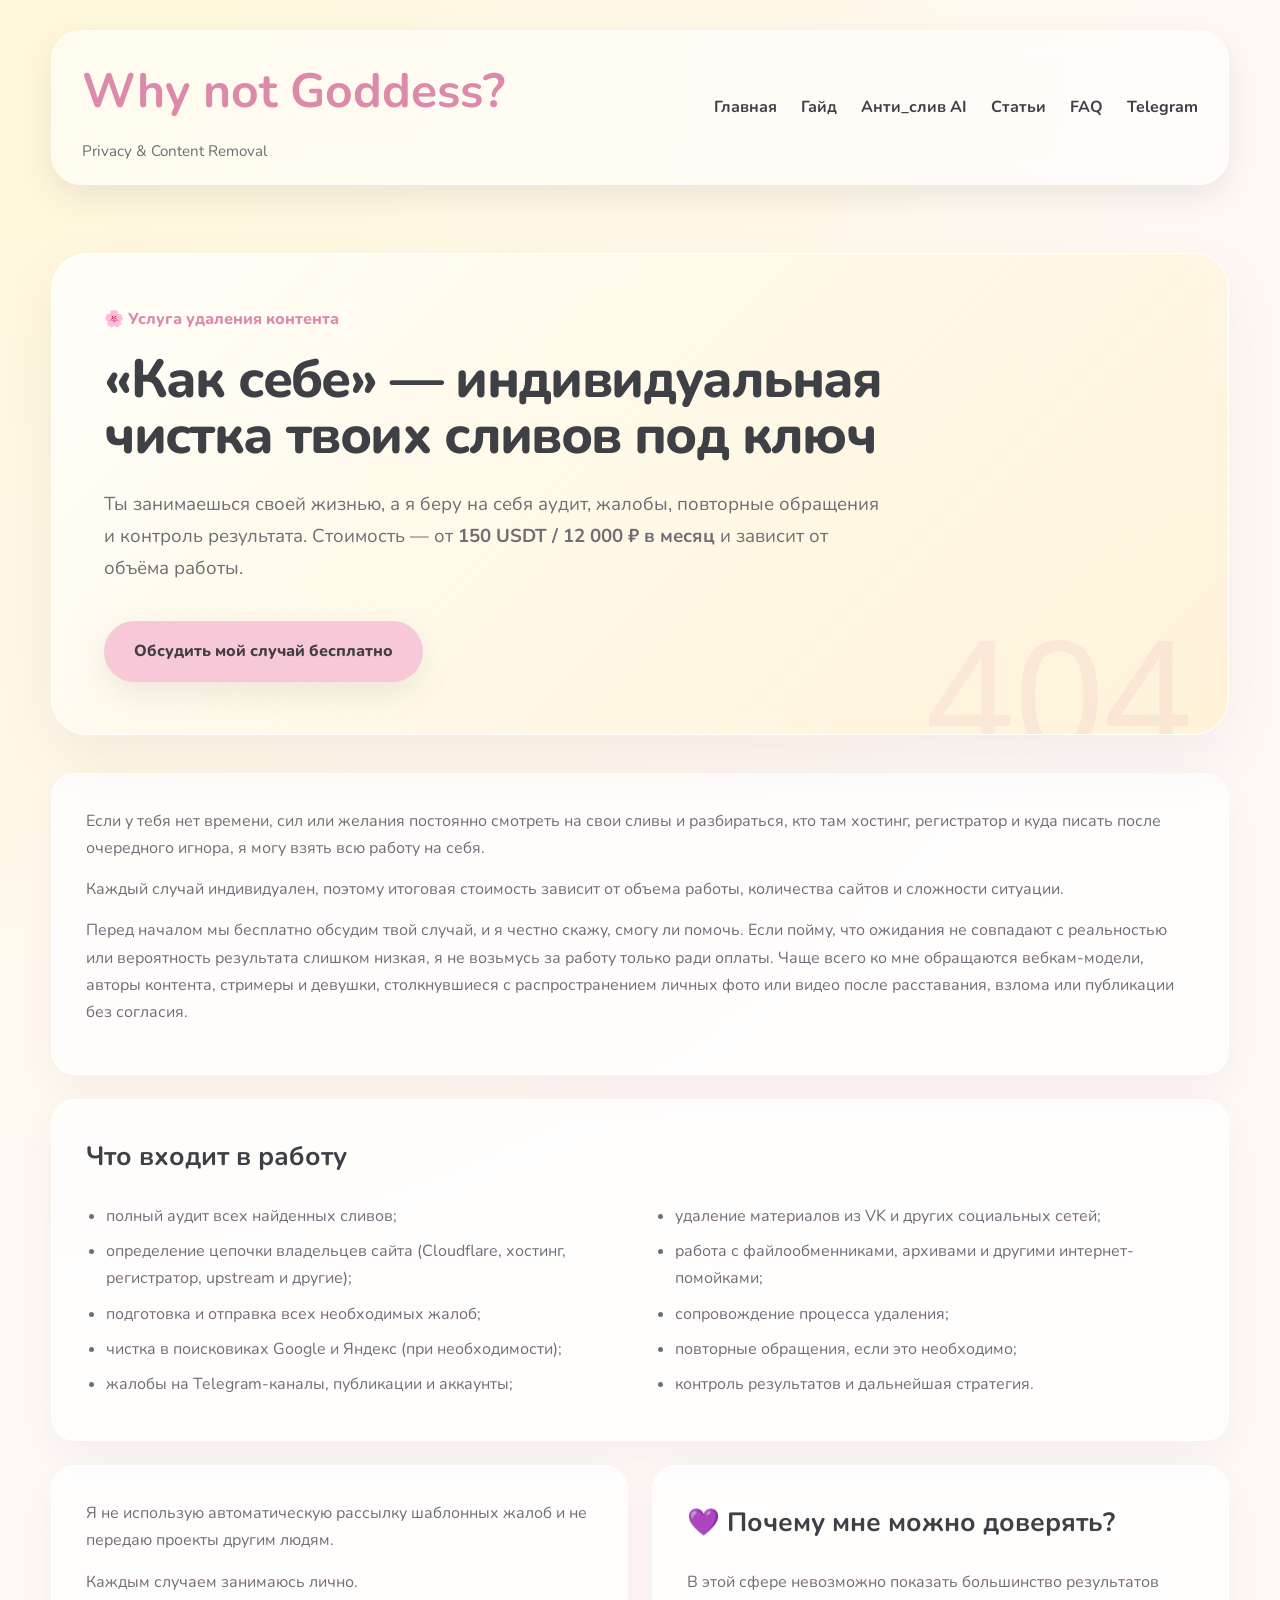
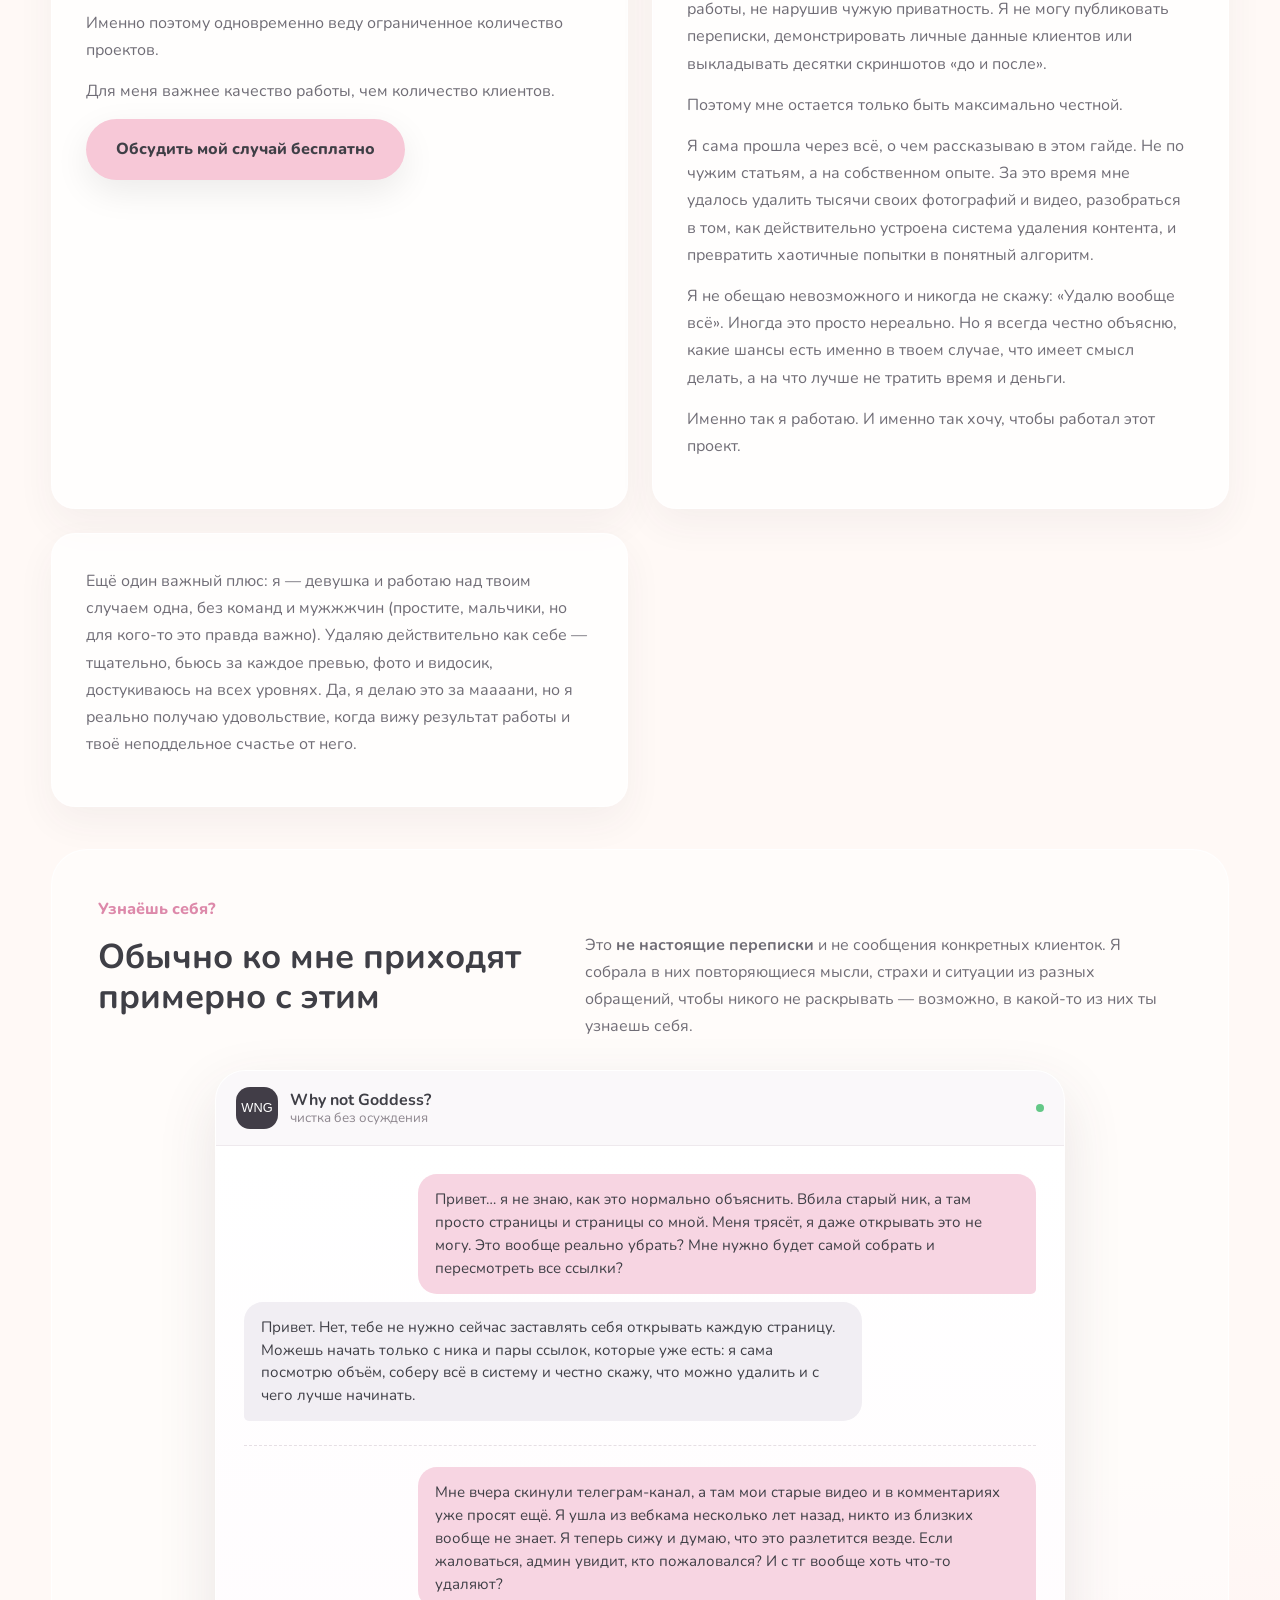
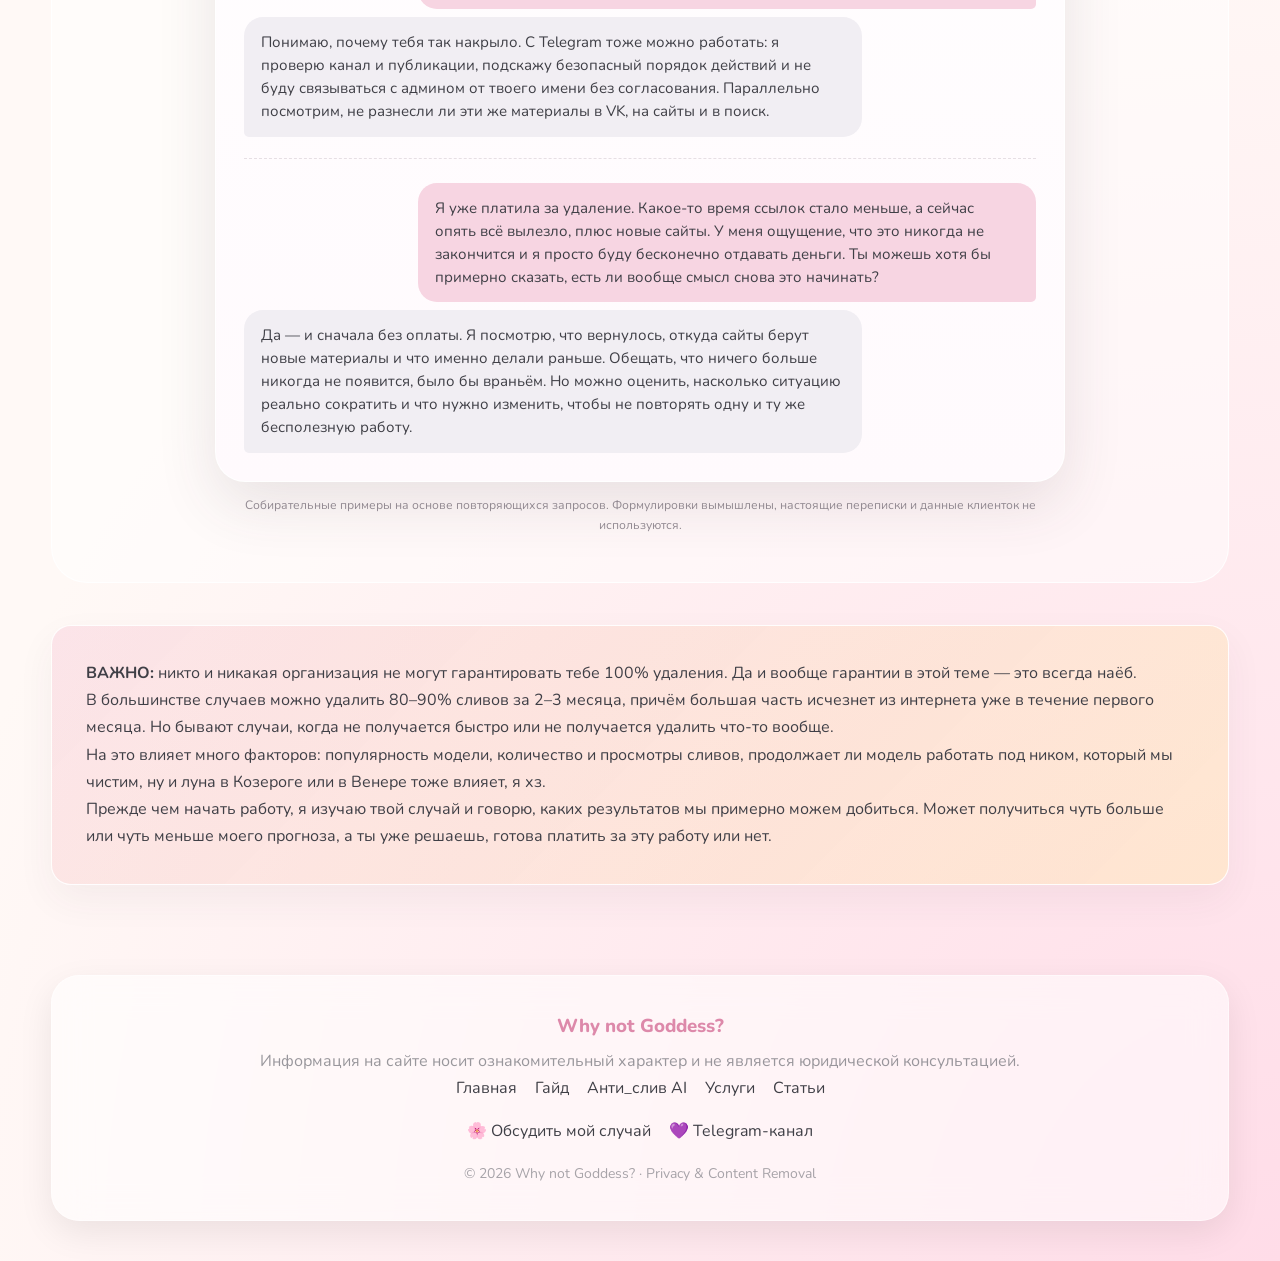
<file: public/services/index.html>
<!DOCTYPE html>
<html lang="ru">

<head><link rel="icon" type="image/png" href="../assets/images/котик 404.png">
<meta charset="UTF-8">
<meta name="viewport" content="width=device-width, initial-scale=1.0">

<title>Удаление сливов под ключ | Why not Goddess?</title>

<meta name="description" content="Удаление сливов и интимного контента под ключ. Работа с сайтами, поисковиками, хостингами и регистраторами. Помощь вебкам-моделям, авторам контента и частным лицам.">

<meta property="og:title" content="Удаление сливов под ключ">
<meta property="og:description" content="Личное сопровождение и удаление контента из интернета.">

<meta name="robots" content="index, follow">
<link rel="stylesheet" href="../css/style.css">

<link rel="preconnect" href="https://fonts.googleapis.com">
<link rel="preconnect" href="https://fonts.gstatic.com" crossorigin>

<link href="https://fonts.googleapis.com/css2?family=Nunito:wght@400;600;700;800&display=swap" rel="stylesheet">
</head>

<body class="service-page-v2">

<header class="site-header">

<div class="logo">
<h1>Why not Goddess?</h1>
<p>Privacy & Content Removal</p>
</div>

<nav>
<a href="../index.html">Главная</a>
<a href="../guide/index.html">Гайд</a>
<a href="../ai/index.html">Анти_слив AI</a>
<a href="../articles/index.html">Статьи</a>
<a href="../index.html#faq">FAQ</a>
<a href="https://t.me/whynot_goddess" target="_blank" rel="noopener">Telegram</a>
</nav>

</header>

<main>

<section class="page-hero">

<p class="guide-tag">🌸 Услуга удаления контента</p>

<h1>«Как себе» — индивидуальная чистка твоих сливов под ключ</h1>

<p class="guide-description">
Ты занимаешься своей жизнью, а я беру на себя аудит, жалобы, повторные обращения и контроль результата. Стоимость — от <strong>150 USDT / 12 000 ₽ в месяц</strong> и зависит от объёма работы.
</p>

<a class="button pink" href="https://t.me/whynotgoddessbot" target="_blank">
Обсудить мой случай бесплатно
</a>

</section>

<section class="guide-content">

<div class="step-card">

<p>
Если у тебя нет времени, сил или желания постоянно смотреть на свои сливы и разбираться, кто там хостинг, регистратор и куда писать после очередного игнора, я могу взять всю работу на себя.
</p>

<p>
Каждый случай индивидуален, поэтому итоговая стоимость зависит от объема работы, количества сайтов и сложности ситуации.
</p>

<p>
Перед началом мы бесплатно обсудим твой случай, и я честно скажу, смогу ли помочь. Если пойму, что ожидания не совпадают с реальностью или вероятность результата слишком низкая, я не возьмусь за работу только ради оплаты. Чаще всего ко мне обращаются вебкам-модели, авторы контента, стримеры и девушки, столкнувшиеся с распространением личных фото или видео после расставания, взлома или публикации без согласия.
</p>

</div>

<div class="step-card">

<h2>Что входит в работу</h2>

<ul>
<li>полный аудит всех найденных сливов;</li>
<li>определение цепочки владельцев сайта (Cloudflare, хостинг, регистратор, upstream и другие);</li>
<li>подготовка и отправка всех необходимых жалоб;</li>
<li>чистка в поисковиках Google и Яндекс (при необходимости);</li>
<li>жалобы на Telegram-каналы, публикации и аккаунты;</li>
<li>удаление материалов из VK и других социальных сетей;</li>
<li>работа с файлообменниками, архивами и другими интернет-помойками;</li>
<li>сопровождение процесса удаления;</li>
<li>повторные обращения, если это необходимо;</li>
<li>контроль результатов и дальнейшая стратегия.</li>
</ul>

</div>

<div class="step-card">

<p>
Я не использую автоматическую рассылку шаблонных жалоб и не передаю проекты другим людям.
</p>

<p>
Каждым случаем занимаюсь лично.
</p>

<p>
Именно поэтому одновременно веду ограниченное количество проектов.
</p>

<p>
Для меня важнее качество работы, чем количество клиентов.
</p>

<a class="button pink" href="https://t.me/whynotgoddessbot" target="_blank">
Обсудить мой случай бесплатно
</a>

</div>

<div class="step-card">

<h2>💜 Почему мне можно доверять?</h2>

<p>
В этой сфере невозможно показать большинство результатов работы, не нарушив чужую приватность. Я не могу публиковать переписки, демонстрировать личные данные клиентов или выкладывать десятки скриншотов «до и после».
</p>

<p>
Поэтому мне остается только быть максимально честной.
</p>

<p>
Я сама прошла через всё, о чем рассказываю в этом гайде. Не по чужим статьям, а на собственном опыте. За это время мне удалось удалить тысячи своих фотографий и видео, разобраться в том, как действительно устроена система удаления контента, и превратить хаотичные попытки в понятный алгоритм.
</p>

<p>
Я не обещаю невозможного и никогда не скажу: «Удалю вообще всё». Иногда это просто нереально. Но я всегда честно объясню, какие шансы есть именно в твоем случае, что имеет смысл делать, а на что лучше не тратить время и деньги.
</p>

<p>
Именно так я работаю. И именно так хочу, чтобы работал этот проект.
</p>

</div>

<div class="step-card">

<p>
Ещё один важный плюс: я — девушка и работаю над твоим случаем одна, без команд и мужжжчин (простите, мальчики, но для кого-то это правда важно). Удаляю действительно как себе — тщательно, бьюсь за каждое превью, фото и видосик, достукиваюсь на всех уровнях. Да, я делаю это за маааани, но я реально получаю удовольствие, когда вижу результат работы и твоё неподдельное счастье от него.
</p>

</div>

<section class="client-messages-section">

<div class="client-messages-copy">
<p class="guide-tag">Узнаёшь себя?</p>
<h2>Обычно ко мне приходят примерно с этим</h2>
<p>Это <strong>не настоящие переписки</strong> и не сообщения конкретных клиенток. Я собрала в них повторяющиеся мысли, страхи и ситуации из разных обращений, чтобы никого не раскрывать — возможно, в какой-то из них ты узнаешь себя.</p>
</div>

<div class="messenger-window" aria-label="Собирательные примеры обращений клиенток">
<div class="messenger-head">
<span class="messenger-avatar">WNG</span>
<div><strong>Why not Goddess?</strong><small>чистка без осуждения</small></div>
<i></i>
</div>

<div class="messenger-body">
<div class="client-thread thread-one">
<div class="client-bubble">Привет… я не знаю, как это нормально объяснить. Вбила старый ник, а там просто страницы и страницы со мной. Меня трясёт, я даже открывать это не могу. Это вообще реально убрать? Мне нужно будет самой собрать и пересмотреть все ссылки?</div>
<div class="alice-bubble">Привет. Нет, тебе не нужно сейчас заставлять себя открывать каждую страницу. Можешь начать только с ника и пары ссылок, которые уже есть: я сама посмотрю объём, соберу всё в систему и честно скажу, что можно удалить и с чего лучше начинать.</div>
</div>

<div class="client-thread thread-two">
<div class="client-bubble">Мне вчера скинули телеграм-канал, а там мои старые видео и в комментариях уже просят ещё. Я ушла из вебкама несколько лет назад, никто из близких вообще не знает. Я теперь сижу и думаю, что это разлетится везде. Если жаловаться, админ увидит, кто пожаловался? И с тг вообще хоть что-то удаляют?</div>
<div class="alice-bubble">Понимаю, почему тебя так накрыло. С Telegram тоже можно работать: я проверю канал и публикации, подскажу безопасный порядок действий и не буду связываться с админом от твоего имени без согласования. Параллельно посмотрим, не разнесли ли эти же материалы в VK, на сайты и в поиск.</div>
</div>

<div class="client-thread thread-three">
<div class="client-bubble">Я уже платила за удаление. Какое-то время ссылок стало меньше, а сейчас опять всё вылезло, плюс новые сайты. У меня ощущение, что это никогда не закончится и я просто буду бесконечно отдавать деньги. Ты можешь хотя бы примерно сказать, есть ли вообще смысл снова это начинать?</div>
<div class="alice-bubble">Да — и сначала без оплаты. Я посмотрю, что вернулось, откуда сайты берут новые материалы и что именно делали раньше. Обещать, что ничего больше никогда не появится, было бы враньём. Но можно оценить, насколько ситуацию реально сократить и что нужно изменить, чтобы не повторять одну и ту же бесполезную работу.</div>
</div>
</div>
</div>

<p class="collective-note">Собирательные примеры на основе повторяющихся запросов. Формулировки вымышлены, настоящие переписки и данные клиенток не используются.</p>

</section>

<div class="important-box">

<p>
<strong>ВАЖНО:</strong> никто и никакая организация не могут гарантировать тебе 100% удаления. Да и вообще гарантии в этой теме — это всегда наёб.
</p>

<p>
В большинстве случаев можно удалить 80–90% сливов за 2–3 месяца, причём большая часть исчезнет из интернета уже в течение первого месяца. Но бывают случаи, когда не получается быстро или не получается удалить что-то вообще.
</p>

<p>
На это влияет много факторов: популярность модели, количество и просмотры сливов, продолжает ли модель работать под ником, который мы чистим, ну и луна в Козероге или в Венере тоже влияет, я хз.
</p>

<p>
Прежде чем начать работу, я изучаю твой случай и говорю, каких результатов мы примерно можем добиться. Может получиться чуть больше или чуть меньше моего прогноза, а ты уже решаешь, готова платить за эту работу или нет.
</p>

</div>

</section>

</main>
<footer class="site-footer">

    <div class="footer-brand">
        <h3>Why not Goddess?</h3>
       <p class="footer-note">
Информация на сайте носит ознакомительный характер и не является юридической консультацией.
</p>
    </div>

    <div class="footer-links">
        <a href="../index.html">Главная</a>
        <a href="../guide/index.html">Гайд</a>
        <a href="../ai/index.html">Анти_слив AI</a>
        <a href="../services/index.html">Услуги</a>
        <a href="../articles/index.html">Статьи</a>
    </div>

    <div class="footer-contact">
        <a href="https://t.me/whynotgoddessbot" target="_blank">
            🌸 Обсудить мой случай
        </a>
        <a href="https://t.me/whynot_goddess" target="_blank">
            💜 Telegram-канал
        </a>
    </div>

    <p class="footer-copy">
        © 2026 Why not Goddess? · Privacy & Content Removal
    </p>

</footer>

</body>

</html>
</file>
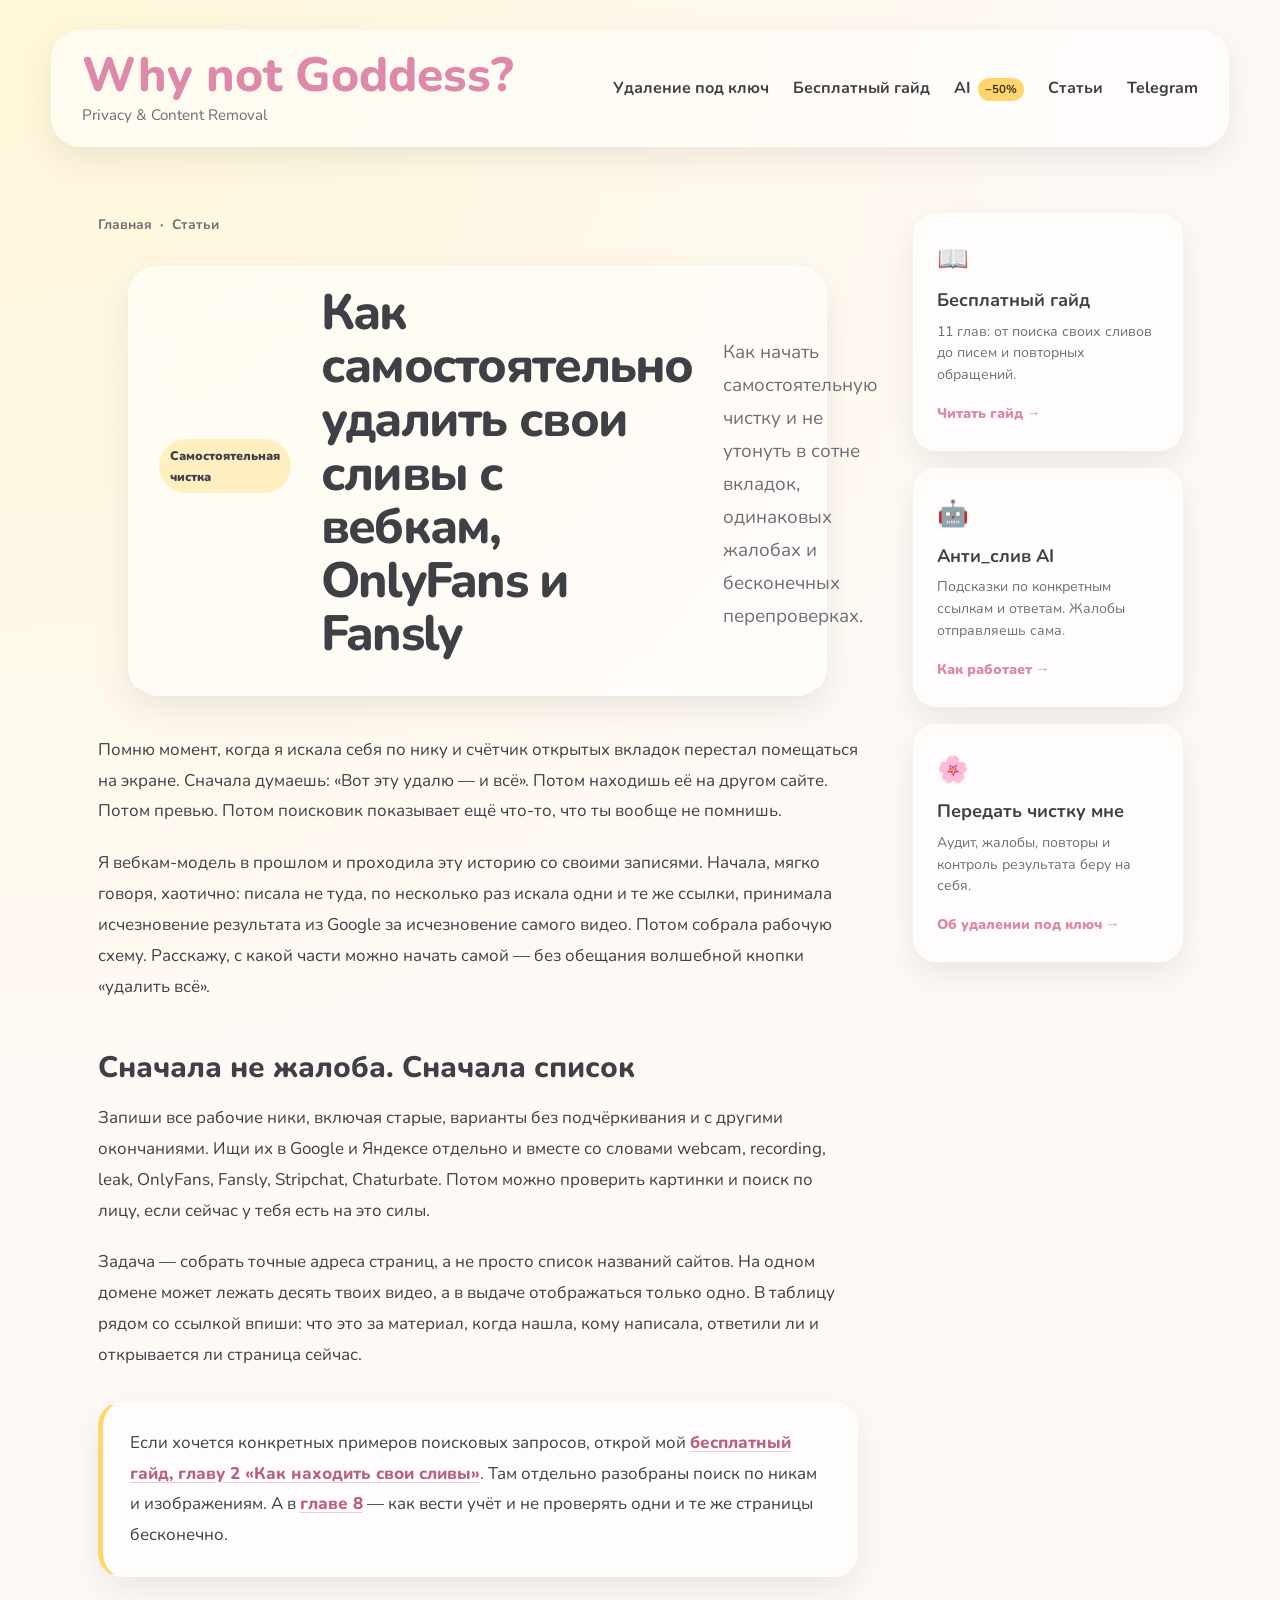
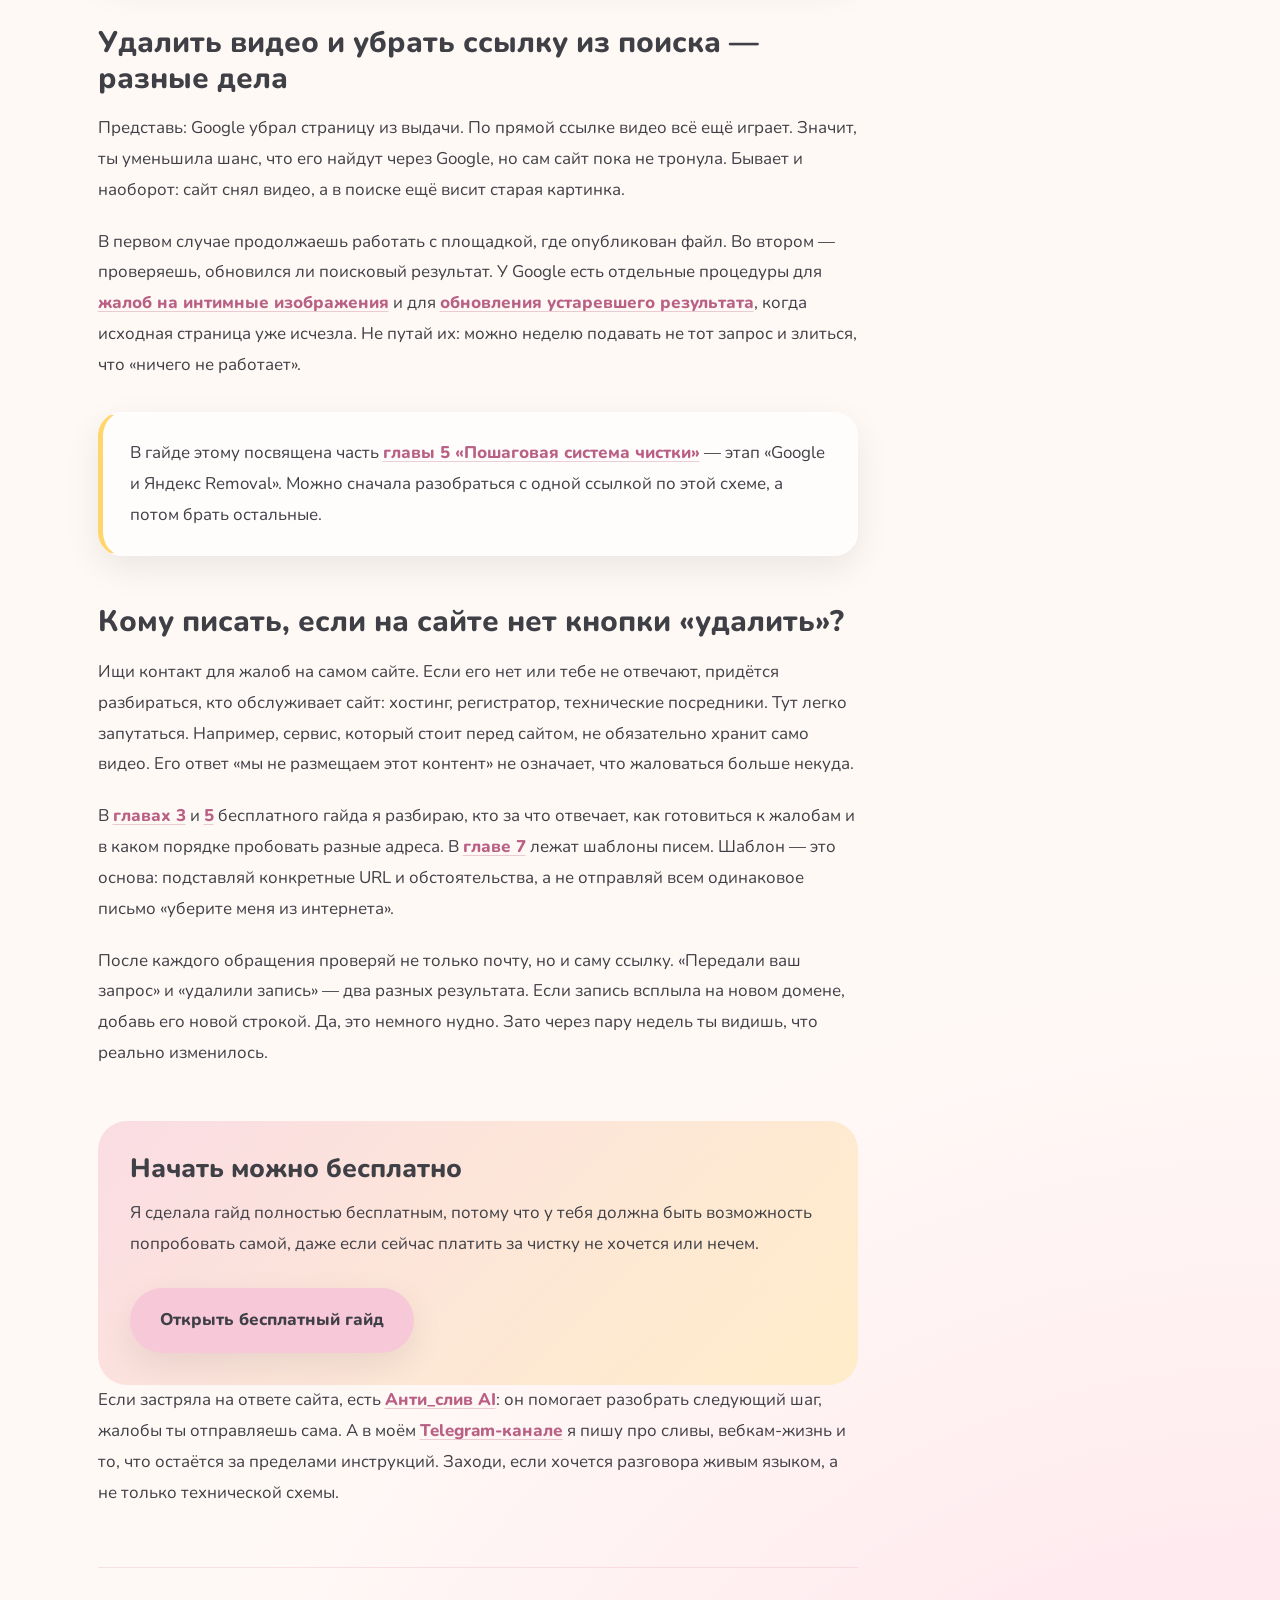
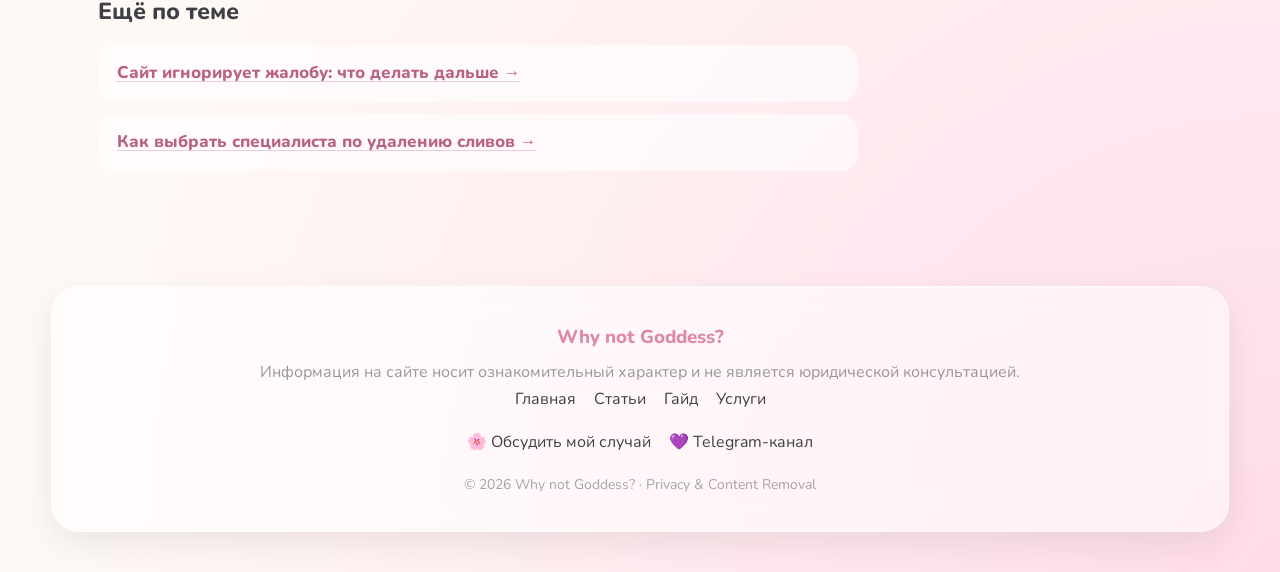
<file: public/articles/kak-udalit-slivy-samostoyatelno/index.html>
<!DOCTYPE html>
<html lang="ru">
<head>
  <meta charset="UTF-8">
  <meta name="viewport" content="width=device-width, initial-scale=1.0">
  <title>Как самостоятельно удалить свои сливы с вебкам, OnlyFans и Fansly</title>
  <meta name="description" content="Нашла свои видео на чужих сайтах? С чего начать поиск, как собрать ссылки и почему жалоба в Google не удаляет видео с сайта. Бесплатный гайд по самостоятельной чистке.">
  <link rel="canonical" href="https://whynotgoddess.space/articles/kak-udalit-slivy-samostoyatelno/">
  <meta property="og:title" content="Как самостоятельно удалить свои сливы с вебкам, OnlyFans и Fansly">
  <meta property="og:description" content="С чего начать поиск, как собрать ссылки и почему жалоба в Google не удаляет видео с сайта.">
  <meta property="og:type" content="article">
  <meta property="og:url" content="https://whynotgoddess.space/articles/kak-udalit-slivy-samostoyatelno/">
  <meta name="robots" content="index, follow">
  <link rel="icon" type="image/png" href="../../assets/images/котик 404.png">
  <link rel="preconnect" href="https://fonts.googleapis.com">
  <link rel="preconnect" href="https://fonts.gstatic.com" crossorigin>
  <link href="https://fonts.googleapis.com/css2?family=Nunito:wght@400;600;700;800;900&family=Pixelify+Sans:wght@400;600&display=swap" rel="stylesheet">
  <link rel="stylesheet" href="../../css/style.css">
  <script type="application/ld+json">{"@context":"https://schema.org","@type":"Article","headline":"Как самостоятельно удалить свои сливы с вебкам, OnlyFans и Fansly","description":"С чего начать поиск, как собрать ссылки и почему жалоба в Google не удаляет видео с сайта.","inLanguage":"ru","mainEntityOfPage":"https://whynotgoddess.space/articles/kak-udalit-slivy-samostoyatelno/","publisher":{"@type":"Organization","name":"Why not Goddess?"}}</script>
</head>
<body class="article-page">
  <header class="site-header">
    <a class="logo" href="../../index.html"><span class="logo-title">Why not Goddess?</span><span>Privacy &amp; Content Removal</span></a>
    <nav aria-label="Основная навигация"><a href="../../services/index.html">Удаление под ключ</a><a href="../../guide/index.html">Бесплатный гайд</a><a class="nav-ai" href="../../ai/index.html">AI <span>−50%</span></a><a href="../index.html">Статьи</a><a href="https://t.me/whynot_goddess" target="_blank" rel="noopener">Telegram</a></nav>
  </header>

  <main>
    <div class="article-shell">
      <article class="article-main">
        <nav class="article-breadcrumbs" aria-label="Хлебные крошки"><a href="../../index.html">Главная</a><span>·</span><a href="../index.html">Статьи</a></nav>
        <header class="article-header">
          <span class="article-kicker">Самостоятельная чистка</span>
          <h1>Как самостоятельно удалить свои сливы с вебкам, OnlyFans и Fansly</h1>
          <p class="article-intro">Как начать самостоятельную чистку и не утонуть в сотне вкладок, одинаковых жалобах и бесконечных перепроверках.</p>
        </header>

        <div class="article-content">
          <p>Помню момент, когда я искала себя по нику и счётчик открытых вкладок перестал помещаться на экране. Сначала думаешь: «Вот эту удалю — и всё». Потом находишь её на другом сайте. Потом превью. Потом поисковик показывает ещё что-то, что ты вообще не помнишь.</p>
          <p>Я вебкам-модель в прошлом и проходила эту историю со своими записями. Начала, мягко говоря, хаотично: писала не туда, по несколько раз искала одни и те же ссылки, принимала исчезновение результата из Google за исчезновение самого видео. Потом собрала рабочую схему. Расскажу, с какой части можно начать самой — без обещания волшебной кнопки «удалить всё».</p>

          <h2>Сначала не жалоба. Сначала список</h2>
          <p>Запиши все рабочие ники, включая старые, варианты без подчёркивания и с другими окончаниями. Ищи их в Google и Яндексе отдельно и вместе со словами webcam, recording, leak, OnlyFans, Fansly, Stripchat, Chaturbate. Потом можно проверить картинки и поиск по лицу, если сейчас у тебя есть на это силы.</p>
          <p>Задача — собрать точные адреса страниц, а не просто список названий сайтов. На одном домене может лежать десять твоих видео, а в выдаче отображаться только одно. В таблицу рядом со ссылкой впиши: что это за материал, когда нашла, кому написала, ответили ли и открывается ли страница сейчас.</p>
          <div class="article-callout guide"><p>Если хочется конкретных примеров поисковых запросов, открой мой <a href="../../guide/index.html#chapter-2">бесплатный гайд, главу 2 «Как находить свои сливы»</a>. Там отдельно разобраны поиск по никам и изображениям. А в <a href="../../guide/index.html#chapter-8">главе 8</a> — как вести учёт и не проверять одни и те же страницы бесконечно.</p></div>

          <h2>Удалить видео и убрать ссылку из поиска — разные дела</h2>
          <p>Представь: Google убрал страницу из выдачи. По прямой ссылке видео всё ещё играет. Значит, ты уменьшила шанс, что его найдут через Google, но сам сайт пока не тронула. Бывает и наоборот: сайт снял видео, а в поиске ещё висит старая картинка.</p>
          <p>В первом случае продолжаешь работать с площадкой, где опубликован файл. Во втором — проверяешь, обновился ли поисковый результат. У Google есть отдельные процедуры для <a href="https://support.google.com/websearch/answer/13650142?hl=ru" target="_blank" rel="noopener">жалоб на интимные изображения</a> и для <a href="https://support.google.com/websearch/answer/6349986?hl=ru" target="_blank" rel="noopener">обновления устаревшего результата</a>, когда исходная страница уже исчезла. Не путай их: можно неделю подавать не тот запрос и злиться, что «ничего не работает».</p>
          <div class="article-callout guide"><p>В гайде этому посвящена часть <a href="../../guide/index.html#chapter-5">главы 5 «Пошаговая система чистки»</a> — этап «Google и Яндекс Removal». Можно сначала разобраться с одной ссылкой по этой схеме, а потом брать остальные.</p></div>

          <h2>Кому писать, если на сайте нет кнопки «удалить»?</h2>
          <p>Ищи контакт для жалоб на самом сайте. Если его нет или тебе не отвечают, придётся разбираться, кто обслуживает сайт: хостинг, регистратор, технические посредники. Тут легко запутаться. Например, сервис, который стоит перед сайтом, не обязательно хранит само видео. Его ответ «мы не размещаем этот контент» не означает, что жаловаться больше некуда.</p>
          <p>В <a href="../../guide/index.html#chapter-3">главах 3</a> и <a href="../../guide/index.html#chapter-5">5</a> бесплатного гайда я разбираю, кто за что отвечает, как готовиться к жалобам и в каком порядке пробовать разные адреса. В <a href="../../guide/index.html#chapter-7">главе 7</a> лежат шаблоны писем. Шаблон — это основа: подставляй конкретные URL и обстоятельства, а не отправляй всем одинаковое письмо «уберите меня из интернета».</p>
          <p>После каждого обращения проверяй не только почту, но и саму ссылку. «Передали ваш запрос» и «удалили запись» — два разных результата. Если запись всплыла на новом домене, добавь его новой строкой. Да, это немного нудно. Зато через пару недель ты видишь, что реально изменилось.</p>

          <section class="article-end-cta">
            <h2>Начать можно бесплатно</h2>
            <p>Я сделала гайд полностью бесплатным, потому что у тебя должна быть возможность попробовать самой, даже если сейчас платить за чистку не хочется или нечем.</p>
            <a class="button pink" href="../../guide/index.html">Открыть бесплатный гайд</a>
          </section>
          <p>Если застряла на ответе сайта, есть <a href="../../ai/index.html">Анти_слив AI</a>: он помогает разобрать следующий шаг, жалобы ты отправляешь сама. А в моём <a href="https://t.me/whynot_goddess" target="_blank" rel="noopener">Telegram-канале</a> я пишу про сливы, вебкам-жизнь и то, что остаётся за пределами инструкций. Заходи, если хочется разговора живым языком, а не только технической схемы.</p>

          <section class="article-more"><h2>Ещё по теме</h2><div class="article-more-links"><a href="../sayt-ne-udalyaet-slivy/index.html">Сайт игнорирует жалобу: что делать дальше →</a><a href="../specialist-po-udaleniyu-slivov/index.html">Как выбрать специалиста по удалению сливов →</a></div></section>
        </div>
      </article>

      <aside class="article-sidebar" aria-label="Полезные ссылки">
        <div class="sidebar-card"><span>📖</span><h2>Бесплатный гайд</h2><p>11 глав: от поиска своих сливов до писем и повторных обращений.</p><a href="../../guide/index.html">Читать гайд →</a></div>
        <div class="sidebar-card"><span>🤖</span><h2>Анти_слив AI</h2><p>Подсказки по конкретным ссылкам и ответам. Жалобы отправляешь сама.</p><a href="../../ai/index.html">Как работает →</a></div>
        <div class="sidebar-card"><span>🌸</span><h2>Передать чистку мне</h2><p>Аудит, жалобы, повторы и контроль результата беру на себя.</p><a href="../../services/index.html">Об удалении под ключ →</a></div>
      </aside>
    </div>
  </main>

  <footer class="site-footer"><div class="footer-brand"><h3>Why not Goddess?</h3><p class="footer-note">Информация на сайте носит ознакомительный характер и не является юридической консультацией.</p></div><div class="footer-links"><a href="../../index.html">Главная</a><a href="../index.html">Статьи</a><a href="../../guide/index.html">Гайд</a><a href="../../services/index.html">Услуги</a></div><div class="footer-contact"><a href="https://t.me/whynotgoddessbot" target="_blank" rel="noopener">🌸 Обсудить мой случай</a><a href="https://t.me/whynot_goddess" target="_blank" rel="noopener">💜 Telegram-канал</a></div><p class="footer-copy">© 2026 Why not Goddess? · Privacy &amp; Content Removal</p></footer>
</body>
</html>
</file>
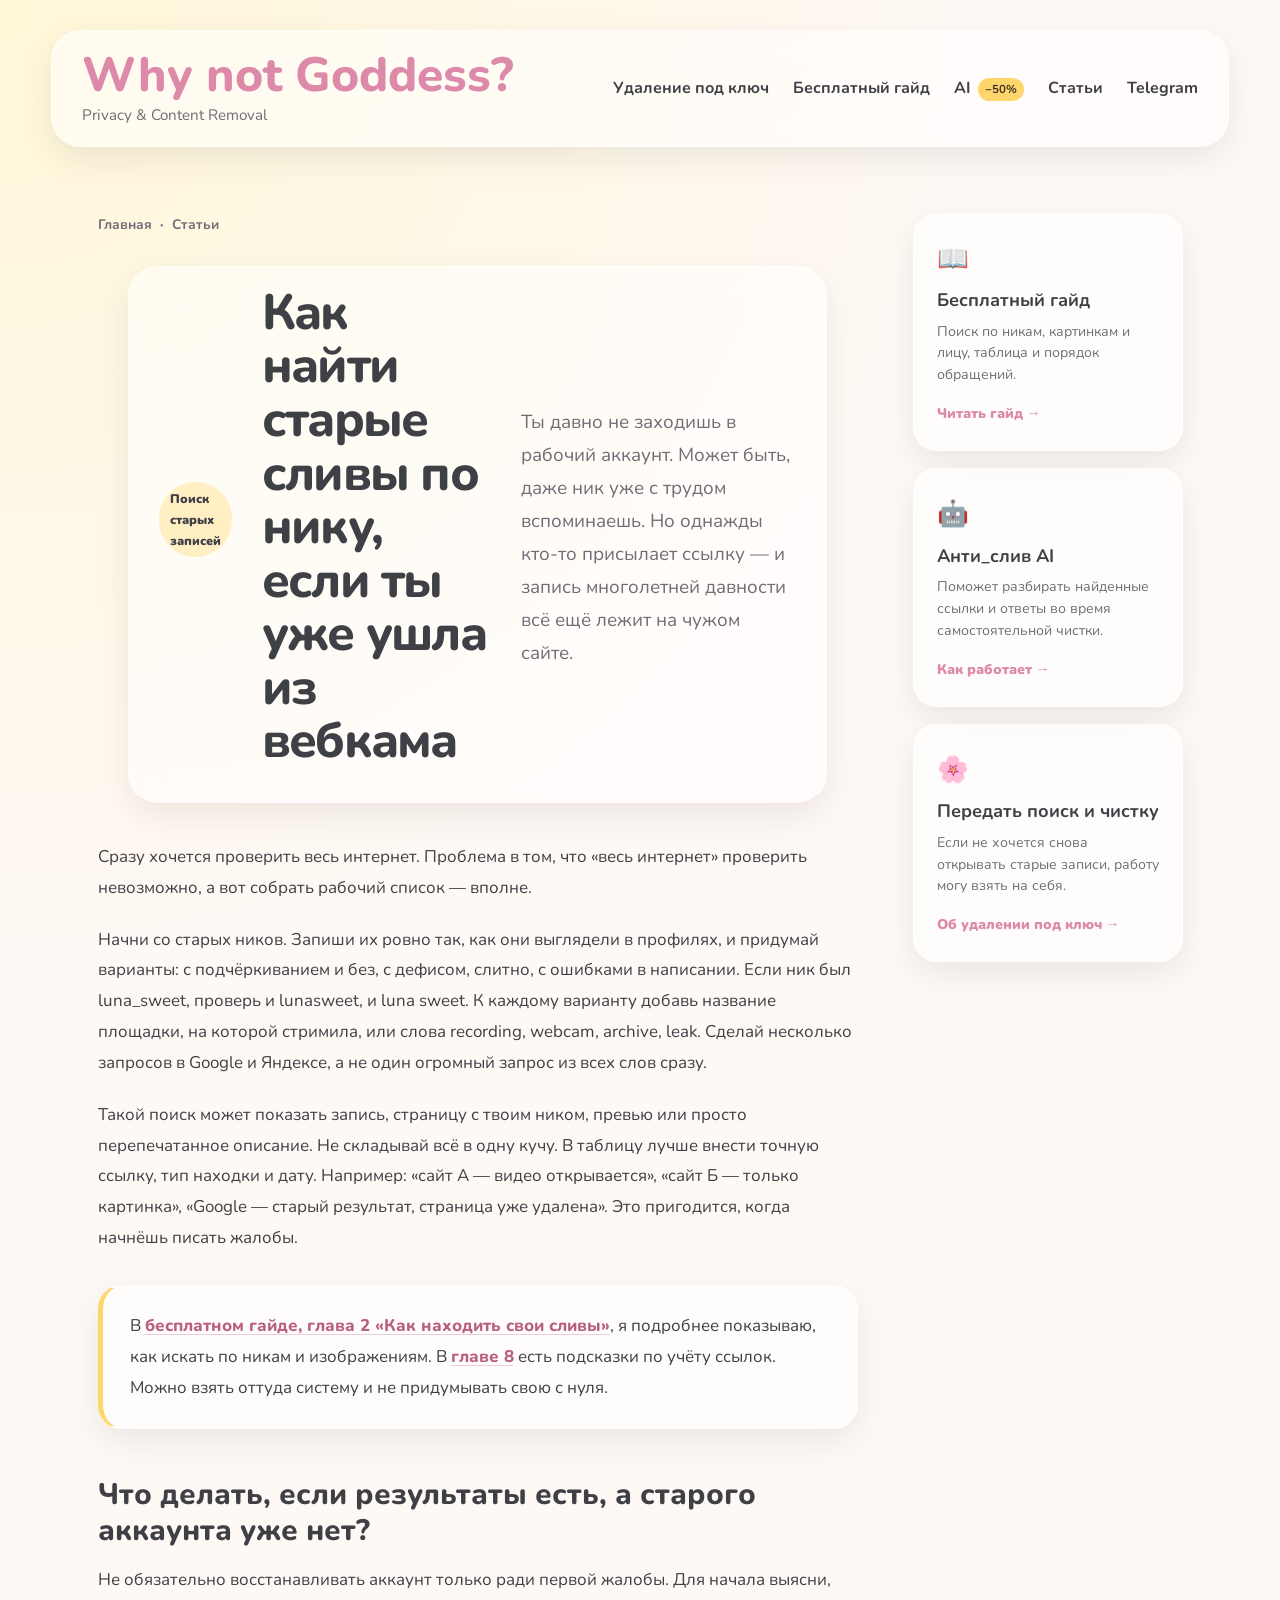
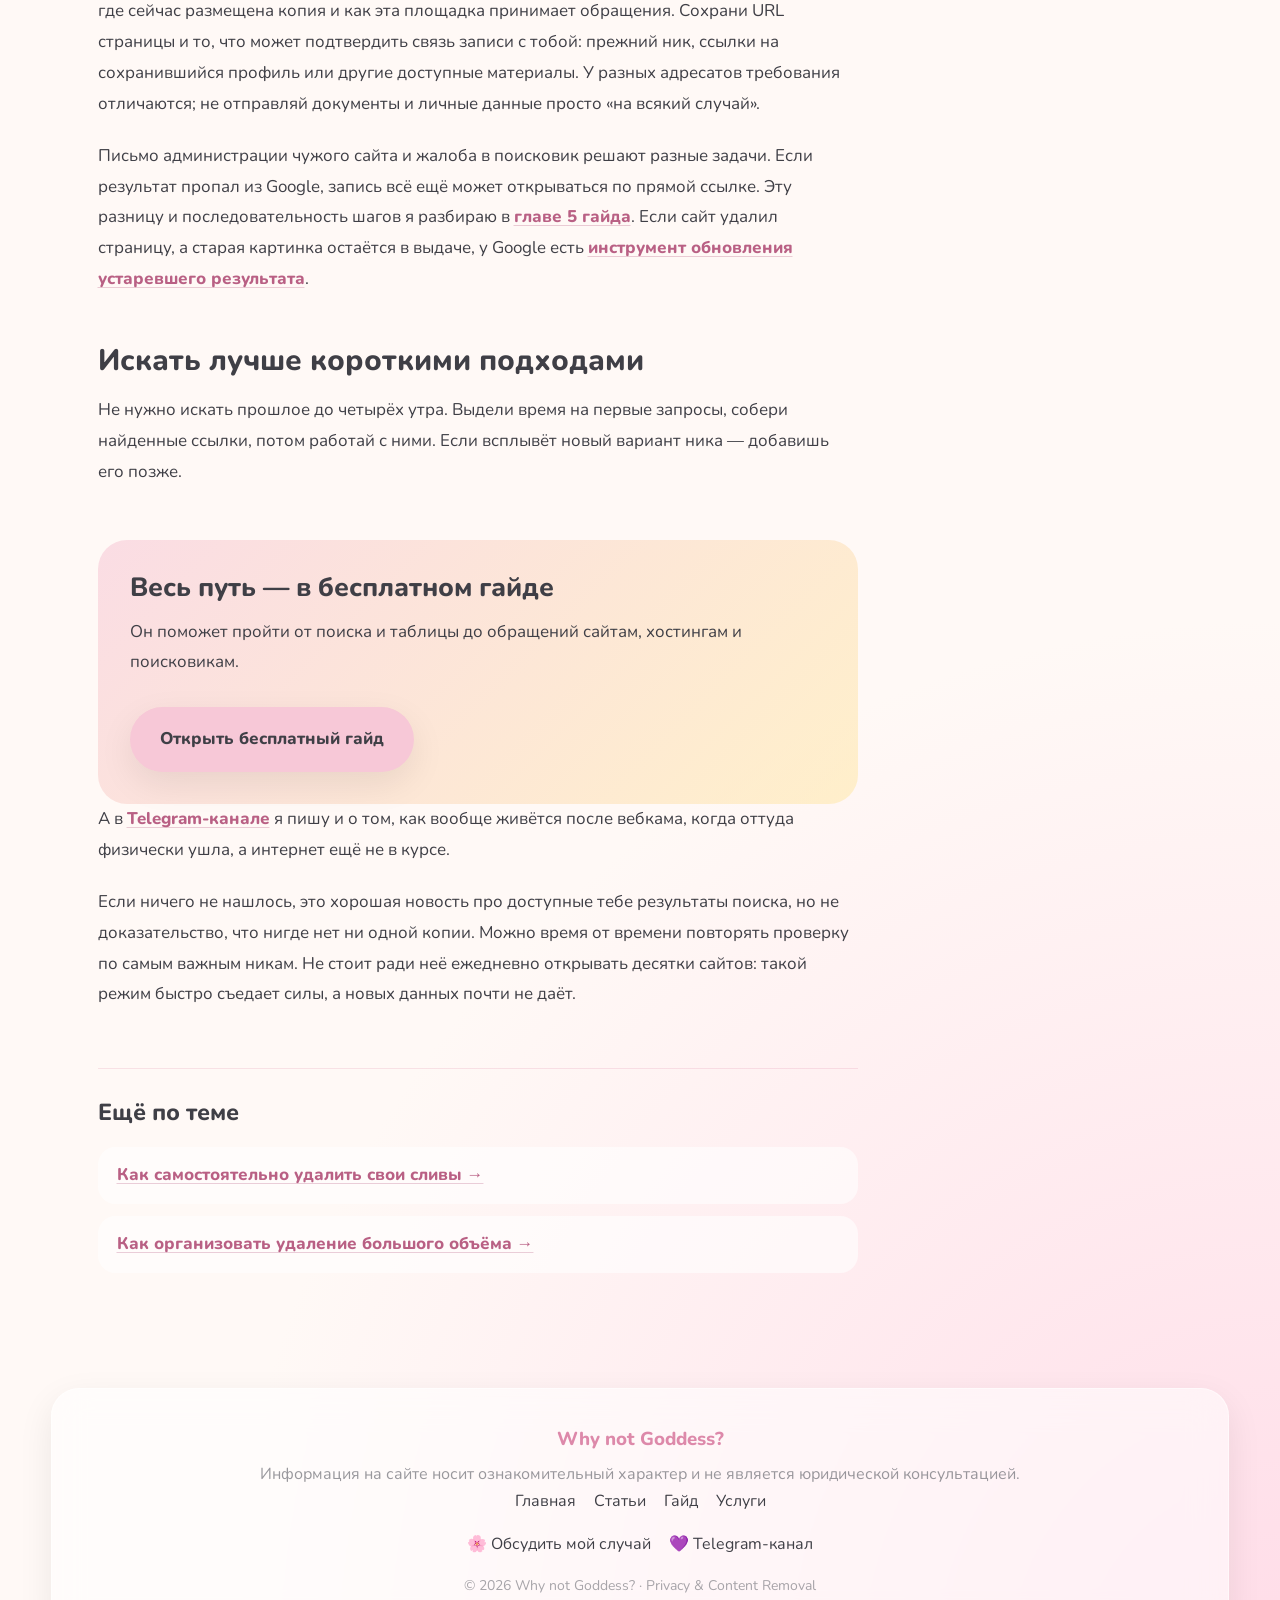
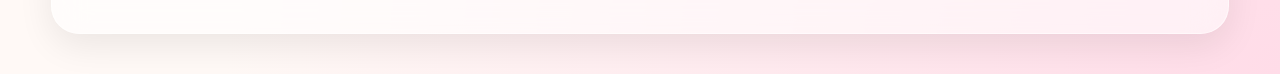
<file: public/articles/nayti-starye-slivy-po-niku/index.html>
<!DOCTYPE html>
<html lang="ru">
<head>
  <meta charset="UTF-8">
  <meta name="viewport" content="width=device-width, initial-scale=1.0">
  <title>Как найти старые сливы по нику, если ты уже ушла из вебкама</title>
  <meta name="description" content="Давно не стримишь, но боишься, что записи остались? Как проверить старые ники и варианты написания, собрать ссылки и не тратить целый день на бесконечный поиск.">
  <link rel="canonical" href="https://whynotgoddess.space/articles/nayti-starye-slivy-po-niku/">
  <meta property="og:title" content="Как найти старые сливы по нику, если ты уже ушла из вебкама">
  <meta property="og:description" content="Как проверить прежние ники, собрать ссылки и не утонуть в бесконечном поиске.">
  <meta property="og:type" content="article">
  <meta property="og:url" content="https://whynotgoddess.space/articles/nayti-starye-slivy-po-niku/">
  <meta name="robots" content="index, follow">
  <link rel="icon" type="image/png" href="../../assets/images/котик 404.png">
  <link rel="preconnect" href="https://fonts.googleapis.com">
  <link rel="preconnect" href="https://fonts.gstatic.com" crossorigin>
  <link href="https://fonts.googleapis.com/css2?family=Nunito:wght@400;600;700;800;900&family=Pixelify+Sans:wght@400;600&display=swap" rel="stylesheet">
  <link rel="stylesheet" href="../../css/style.css">
  <script type="application/ld+json">{"@context":"https://schema.org","@type":"Article","headline":"Как найти старые сливы по нику, если ты уже ушла из вебкама","description":"Как проверить старые ники и варианты написания, собрать ссылки и не тратить целый день на бесконечный поиск.","inLanguage":"ru","mainEntityOfPage":"https://whynotgoddess.space/articles/nayti-starye-slivy-po-niku/","publisher":{"@type":"Organization","name":"Why not Goddess?"}}</script>
</head>
<body class="article-page">
  <header class="site-header"><a class="logo" href="../../index.html"><span class="logo-title">Why not Goddess?</span><span>Privacy &amp; Content Removal</span></a><nav aria-label="Основная навигация"><a href="../../services/index.html">Удаление под ключ</a><a href="../../guide/index.html">Бесплатный гайд</a><a class="nav-ai" href="../../ai/index.html">AI <span>−50%</span></a><a href="../index.html">Статьи</a><a href="https://t.me/whynot_goddess" target="_blank" rel="noopener">Telegram</a></nav></header>

  <main><div class="article-shell">
    <article class="article-main">
      <nav class="article-breadcrumbs" aria-label="Хлебные крошки"><a href="../../index.html">Главная</a><span>·</span><a href="../index.html">Статьи</a></nav>
      <header class="article-header"><span class="article-kicker">Поиск старых записей</span><h1>Как найти старые сливы по нику, если ты уже ушла из вебкама</h1><p class="article-intro">Ты давно не заходишь в рабочий аккаунт. Может быть, даже ник уже с трудом вспоминаешь. Но однажды кто-то присылает ссылку — и запись многолетней давности всё ещё лежит на чужом сайте.</p></header>
      <div class="article-content">
        <p>Сразу хочется проверить весь интернет. Проблема в том, что «весь интернет» проверить невозможно, а вот собрать рабочий список — вполне.</p>
        <p>Начни со старых ников. Запиши их ровно так, как они выглядели в профилях, и придумай варианты: с подчёркиванием и без, с дефисом, слитно, с ошибками в написании. Если ник был luna_sweet, проверь и lunasweet, и luna sweet. К каждому варианту добавь название площадки, на которой стримила, или слова recording, webcam, archive, leak. Сделай несколько запросов в Google и Яндексе, а не один огромный запрос из всех слов сразу.</p>
        <p>Такой поиск может показать запись, страницу с твоим ником, превью или просто перепечатанное описание. Не складывай всё в одну кучу. В таблицу лучше внести точную ссылку, тип находки и дату. Например: «сайт А — видео открывается», «сайт Б — только картинка», «Google — старый результат, страница уже удалена». Это пригодится, когда начнёшь писать жалобы.</p>
        <div class="article-callout guide"><p>В <a href="../../guide/index.html#chapter-2">бесплатном гайде, глава 2 «Как находить свои сливы»</a>, я подробнее показываю, как искать по никам и изображениям. В <a href="../../guide/index.html#chapter-8">главе 8</a> есть подсказки по учёту ссылок. Можно взять оттуда систему и не придумывать свою с нуля.</p></div>

        <h2>Что делать, если результаты есть, а старого аккаунта уже нет?</h2>
        <p>Не обязательно восстанавливать аккаунт только ради первой жалобы. Для начала выясни, где сейчас размещена копия и как эта площадка принимает обращения. Сохрани URL страницы и то, что может подтвердить связь записи с тобой: прежний ник, ссылки на сохранившийся профиль или другие доступные материалы. У разных адресатов требования отличаются; не отправляй документы и личные данные просто «на всякий случай».</p>
        <p>Письмо администрации чужого сайта и жалоба в поисковик решают разные задачи. Если результат пропал из Google, запись всё ещё может открываться по прямой ссылке. Эту разницу и последовательность шагов я разбираю в <a href="../../guide/index.html#chapter-5">главе 5 гайда</a>. Если сайт удалил страницу, а старая картинка остаётся в выдаче, у Google есть <a href="https://support.google.com/websearch/answer/6349986?hl=ru" target="_blank" rel="noopener">инструмент обновления устаревшего результата</a>.</p>

        <h2>Искать лучше короткими подходами</h2>
        <p>Не нужно искать прошлое до четырёх утра. Выдели время на первые запросы, собери найденные ссылки, потом работай с ними. Если всплывёт новый вариант ника — добавишь его позже.</p>
        <section class="article-end-cta"><h2>Весь путь — в бесплатном гайде</h2><p>Он поможет пройти от поиска и таблицы до обращений сайтам, хостингам и поисковикам.</p><a class="button pink" href="../../guide/index.html">Открыть бесплатный гайд</a></section>
        <p>А в <a href="https://t.me/whynot_goddess" target="_blank" rel="noopener">Telegram-канале</a> я пишу и о том, как вообще живётся после вебкама, когда оттуда физически ушла, а интернет ещё не в курсе.</p>
        <p>Если ничего не нашлось, это хорошая новость про доступные тебе результаты поиска, но не доказательство, что нигде нет ни одной копии. Можно время от времени повторять проверку по самым важным никам. Не стоит ради неё ежедневно открывать десятки сайтов: такой режим быстро съедает силы, а новых данных почти не даёт.</p>

        <section class="article-more"><h2>Ещё по теме</h2><div class="article-more-links"><a href="../kak-udalit-slivy-samostoyatelno/index.html">Как самостоятельно удалить свои сливы →</a><a href="../udalit-slivy-s-desyatkov-saytov/index.html">Как организовать удаление большого объёма →</a></div></section>
      </div>
    </article>
    <aside class="article-sidebar" aria-label="Полезные ссылки"><div class="sidebar-card"><span>📖</span><h2>Бесплатный гайд</h2><p>Поиск по никам, картинкам и лицу, таблица и порядок обращений.</p><a href="../../guide/index.html">Читать гайд →</a></div><div class="sidebar-card"><span>🤖</span><h2>Анти_слив AI</h2><p>Поможет разбирать найденные ссылки и ответы во время самостоятельной чистки.</p><a href="../../ai/index.html">Как работает →</a></div><div class="sidebar-card"><span>🌸</span><h2>Передать поиск и чистку</h2><p>Если не хочется снова открывать старые записи, работу могу взять на себя.</p><a href="../../services/index.html">Об удалении под ключ →</a></div></aside>
  </div></main>
  <footer class="site-footer"><div class="footer-brand"><h3>Why not Goddess?</h3><p class="footer-note">Информация на сайте носит ознакомительный характер и не является юридической консультацией.</p></div><div class="footer-links"><a href="../../index.html">Главная</a><a href="../index.html">Статьи</a><a href="../../guide/index.html">Гайд</a><a href="../../services/index.html">Услуги</a></div><div class="footer-contact"><a href="https://t.me/whynotgoddessbot" target="_blank" rel="noopener">🌸 Обсудить мой случай</a><a href="https://t.me/whynot_goddess" target="_blank" rel="noopener">💜 Telegram-канал</a></div><p class="footer-copy">© 2026 Why not Goddess? · Privacy &amp; Content Removal</p></footer>
</body>
</html>
</file>
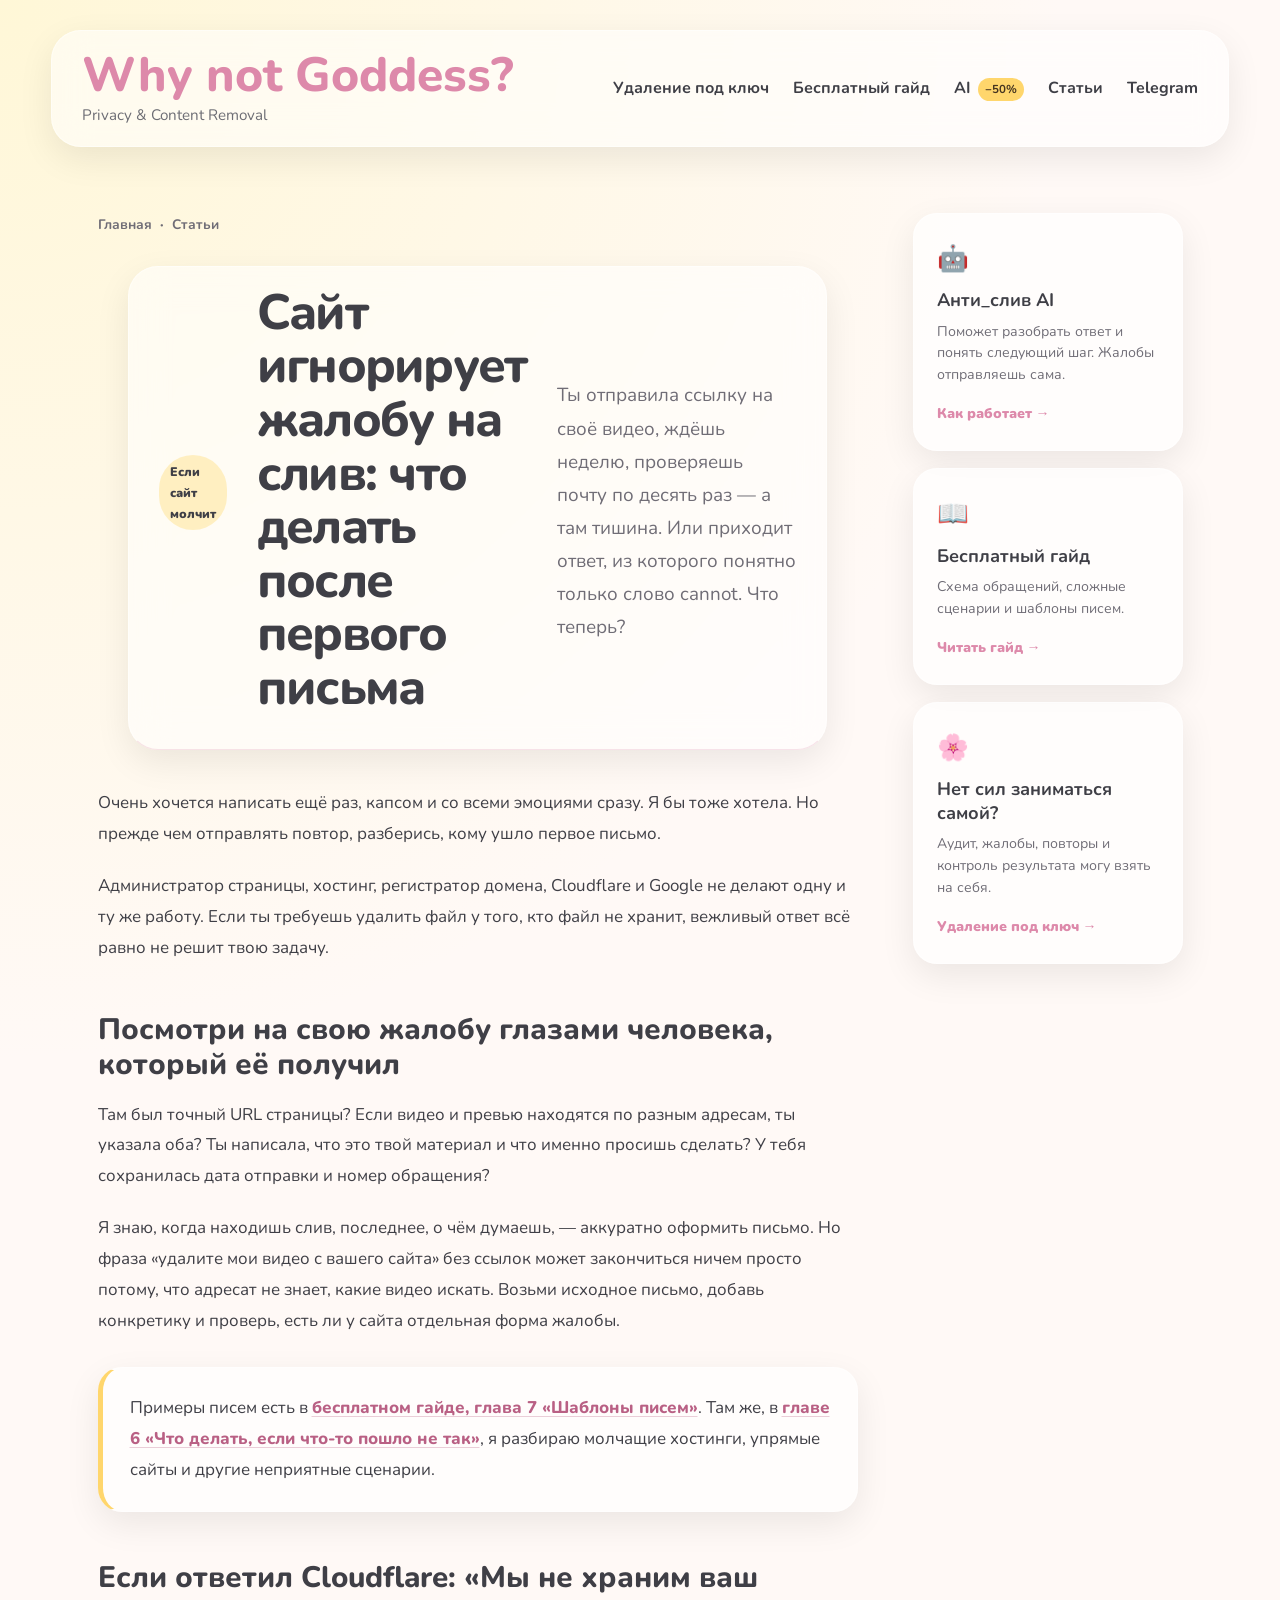
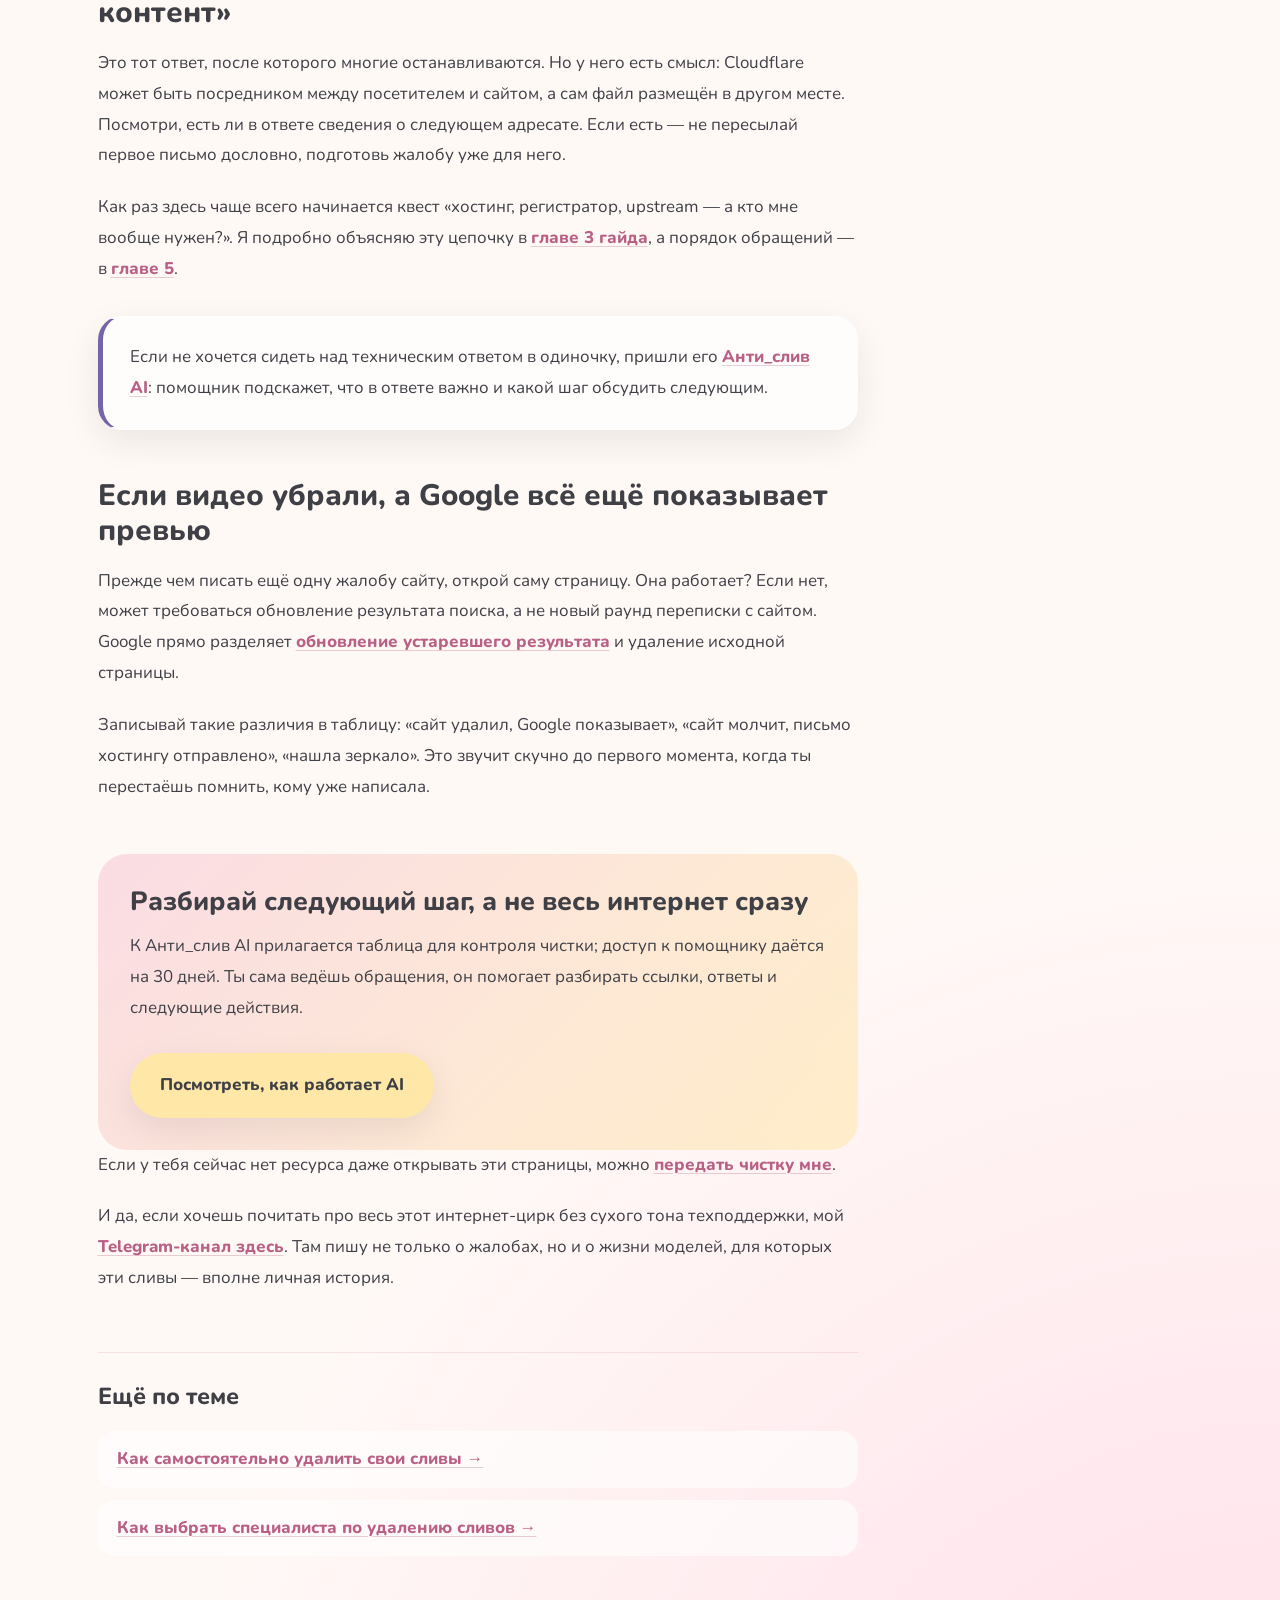
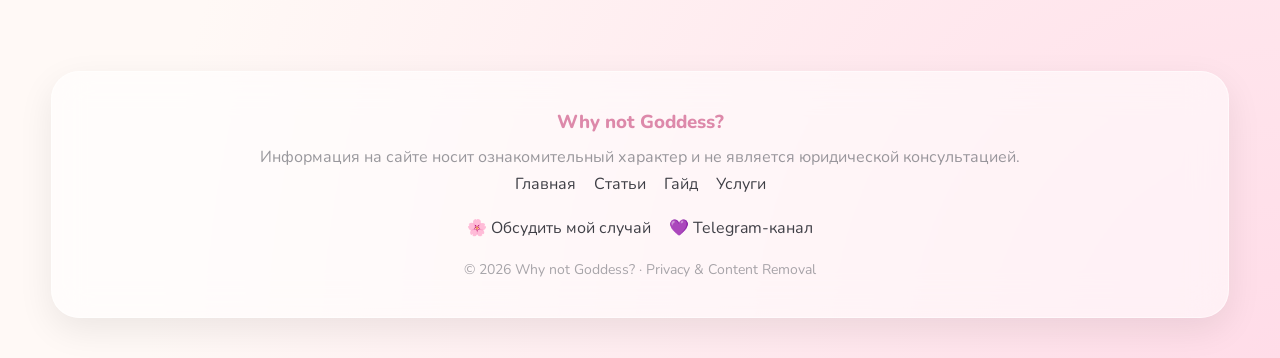
<file: public/articles/sayt-ne-udalyaet-slivy/index.html>
<!DOCTYPE html>
<html lang="ru">
<head>
  <meta charset="UTF-8">
  <meta name="viewport" content="width=device-width, initial-scale=1.0">
  <title>Сайт игнорирует жалобу на слив: что делать после первого письма</title>
  <meta name="description" content="Сайт не отвечает или отказывает в удалении твоих фото и видео? Как разобрать ответ, проверить ссылку и выбрать следующего адресата. Инструкция и помощь для самостоятельной чистки.">
  <link rel="canonical" href="https://whynotgoddess.space/articles/sayt-ne-udalyaet-slivy/">
  <meta property="og:title" content="Сайт игнорирует жалобу на слив: что делать после первого письма">
  <meta property="og:description" content="Как разобрать ответ, проверить ссылку и выбрать следующего адресата.">
  <meta property="og:type" content="article">
  <meta property="og:url" content="https://whynotgoddess.space/articles/sayt-ne-udalyaet-slivy/">
  <meta name="robots" content="index, follow">
  <link rel="icon" type="image/png" href="../../assets/images/котик 404.png">
  <link rel="preconnect" href="https://fonts.googleapis.com">
  <link rel="preconnect" href="https://fonts.gstatic.com" crossorigin>
  <link href="https://fonts.googleapis.com/css2?family=Nunito:wght@400;600;700;800;900&family=Pixelify+Sans:wght@400;600&display=swap" rel="stylesheet">
  <link rel="stylesheet" href="../../css/style.css">
  <script type="application/ld+json">{"@context":"https://schema.org","@type":"Article","headline":"Сайт игнорирует жалобу на слив: что делать после первого письма","description":"Как разобрать ответ, проверить ссылку и выбрать следующего адресата.","inLanguage":"ru","mainEntityOfPage":"https://whynotgoddess.space/articles/sayt-ne-udalyaet-slivy/","publisher":{"@type":"Organization","name":"Why not Goddess?"}}</script>
</head>
<body class="article-page">
  <header class="site-header"><a class="logo" href="../../index.html"><span class="logo-title">Why not Goddess?</span><span>Privacy &amp; Content Removal</span></a><nav aria-label="Основная навигация"><a href="../../services/index.html">Удаление под ключ</a><a href="../../guide/index.html">Бесплатный гайд</a><a class="nav-ai" href="../../ai/index.html">AI <span>−50%</span></a><a href="../index.html">Статьи</a><a href="https://t.me/whynot_goddess" target="_blank" rel="noopener">Telegram</a></nav></header>

  <main><div class="article-shell">
    <article class="article-main">
      <nav class="article-breadcrumbs" aria-label="Хлебные крошки"><a href="../../index.html">Главная</a><span>·</span><a href="../index.html">Статьи</a></nav>
      <header class="article-header"><span class="article-kicker">Если сайт молчит</span><h1>Сайт игнорирует жалобу на слив: что делать после первого письма</h1><p class="article-intro">Ты отправила ссылку на своё видео, ждёшь неделю, проверяешь почту по десять раз — а там тишина. Или приходит ответ, из которого понятно только слово cannot. Что теперь?</p></header>
      <div class="article-content">
        <p>Очень хочется написать ещё раз, капсом и со всеми эмоциями сразу. Я бы тоже хотела. Но прежде чем отправлять повтор, разберись, кому ушло первое письмо.</p>
        <p>Администратор страницы, хостинг, регистратор домена, Cloudflare и Google не делают одну и ту же работу. Если ты требуешь удалить файл у того, кто файл не хранит, вежливый ответ всё равно не решит твою задачу.</p>

        <h2>Посмотри на свою жалобу глазами человека, который её получил</h2>
        <p>Там был точный URL страницы? Если видео и превью находятся по разным адресам, ты указала оба? Ты написала, что это твой материал и что именно просишь сделать? У тебя сохранилась дата отправки и номер обращения?</p>
        <p>Я знаю, когда находишь слив, последнее, о чём думаешь, — аккуратно оформить письмо. Но фраза «удалите мои видео с вашего сайта» без ссылок может закончиться ничем просто потому, что адресат не знает, какие видео искать. Возьми исходное письмо, добавь конкретику и проверь, есть ли у сайта отдельная форма жалобы.</p>
        <div class="article-callout guide"><p>Примеры писем есть в <a href="../../guide/index.html#chapter-7">бесплатном гайде, глава 7 «Шаблоны писем»</a>. Там же, в <a href="../../guide/index.html#chapter-6">главе 6 «Что делать, если что-то пошло не так»</a>, я разбираю молчащие хостинги, упрямые сайты и другие неприятные сценарии.</p></div>

        <h2>Если ответил Cloudflare: «Мы не храним ваш контент»</h2>
        <p>Это тот ответ, после которого многие останавливаются. Но у него есть смысл: Cloudflare может быть посредником между посетителем и сайтом, а сам файл размещён в другом месте. Посмотри, есть ли в ответе сведения о следующем адресате. Если есть — не пересылай первое письмо дословно, подготовь жалобу уже для него.</p>
        <p>Как раз здесь чаще всего начинается квест «хостинг, регистратор, upstream — а кто мне вообще нужен?». Я подробно объясняю эту цепочку в <a href="../../guide/index.html#chapter-3">главе 3 гайда</a>, а порядок обращений — в <a href="../../guide/index.html#chapter-5">главе 5</a>.</p>
        <div class="article-callout ai"><p>Если не хочется сидеть над техническим ответом в одиночку, пришли его <a href="../../ai/index.html">Анти_слив AI</a>: помощник подскажет, что в ответе важно и какой шаг обсудить следующим.</p></div>

        <h2>Если видео убрали, а Google всё ещё показывает превью</h2>
        <p>Прежде чем писать ещё одну жалобу сайту, открой саму страницу. Она работает? Если нет, может требоваться обновление результата поиска, а не новый раунд переписки с сайтом. Google прямо разделяет <a href="https://support.google.com/websearch/answer/6349986?hl=ru" target="_blank" rel="noopener">обновление устаревшего результата</a> и удаление исходной страницы.</p>
        <p>Записывай такие различия в таблицу: «сайт удалил, Google показывает», «сайт молчит, письмо хостингу отправлено», «нашла зеркало». Это звучит скучно до первого момента, когда ты перестаёшь помнить, кому уже написала.</p>

        <section class="article-end-cta"><h2>Разбирай следующий шаг, а не весь интернет сразу</h2><p>К Анти_слив AI прилагается таблица для контроля чистки; доступ к помощнику даётся на 30 дней. Ты сама ведёшь обращения, он помогает разбирать ссылки, ответы и следующие действия.</p><a class="button yellow" href="../../ai/index.html">Посмотреть, как работает AI</a></section>
        <p>Если у тебя сейчас нет ресурса даже открывать эти страницы, можно <a href="../../services/index.html">передать чистку мне</a>.</p>
        <p>И да, если хочешь почитать про весь этот интернет-цирк без сухого тона техподдержки, мой <a href="https://t.me/whynot_goddess" target="_blank" rel="noopener">Telegram-канал здесь</a>. Там пишу не только о жалобах, но и о жизни моделей, для которых эти сливы — вполне личная история.</p>

        <section class="article-more"><h2>Ещё по теме</h2><div class="article-more-links"><a href="../kak-udalit-slivy-samostoyatelno/index.html">Как самостоятельно удалить свои сливы →</a><a href="../specialist-po-udaleniyu-slivov/index.html">Как выбрать специалиста по удалению сливов →</a></div></section>
      </div>
    </article>
    <aside class="article-sidebar" aria-label="Полезные ссылки"><div class="sidebar-card"><span>🤖</span><h2>Анти_слив AI</h2><p>Поможет разобрать ответ и понять следующий шаг. Жалобы отправляешь сама.</p><a href="../../ai/index.html">Как работает →</a></div><div class="sidebar-card"><span>📖</span><h2>Бесплатный гайд</h2><p>Схема обращений, сложные сценарии и шаблоны писем.</p><a href="../../guide/index.html">Читать гайд →</a></div><div class="sidebar-card"><span>🌸</span><h2>Нет сил заниматься самой?</h2><p>Аудит, жалобы, повторы и контроль результата могу взять на себя.</p><a href="../../services/index.html">Удаление под ключ →</a></div></aside>
  </div></main>
  <footer class="site-footer"><div class="footer-brand"><h3>Why not Goddess?</h3><p class="footer-note">Информация на сайте носит ознакомительный характер и не является юридической консультацией.</p></div><div class="footer-links"><a href="../../index.html">Главная</a><a href="../index.html">Статьи</a><a href="../../guide/index.html">Гайд</a><a href="../../services/index.html">Услуги</a></div><div class="footer-contact"><a href="https://t.me/whynotgoddessbot" target="_blank" rel="noopener">🌸 Обсудить мой случай</a><a href="https://t.me/whynot_goddess" target="_blank" rel="noopener">💜 Telegram-канал</a></div><p class="footer-copy">© 2026 Why not Goddess? · Privacy &amp; Content Removal</p></footer>
</body>
</html>
</file>
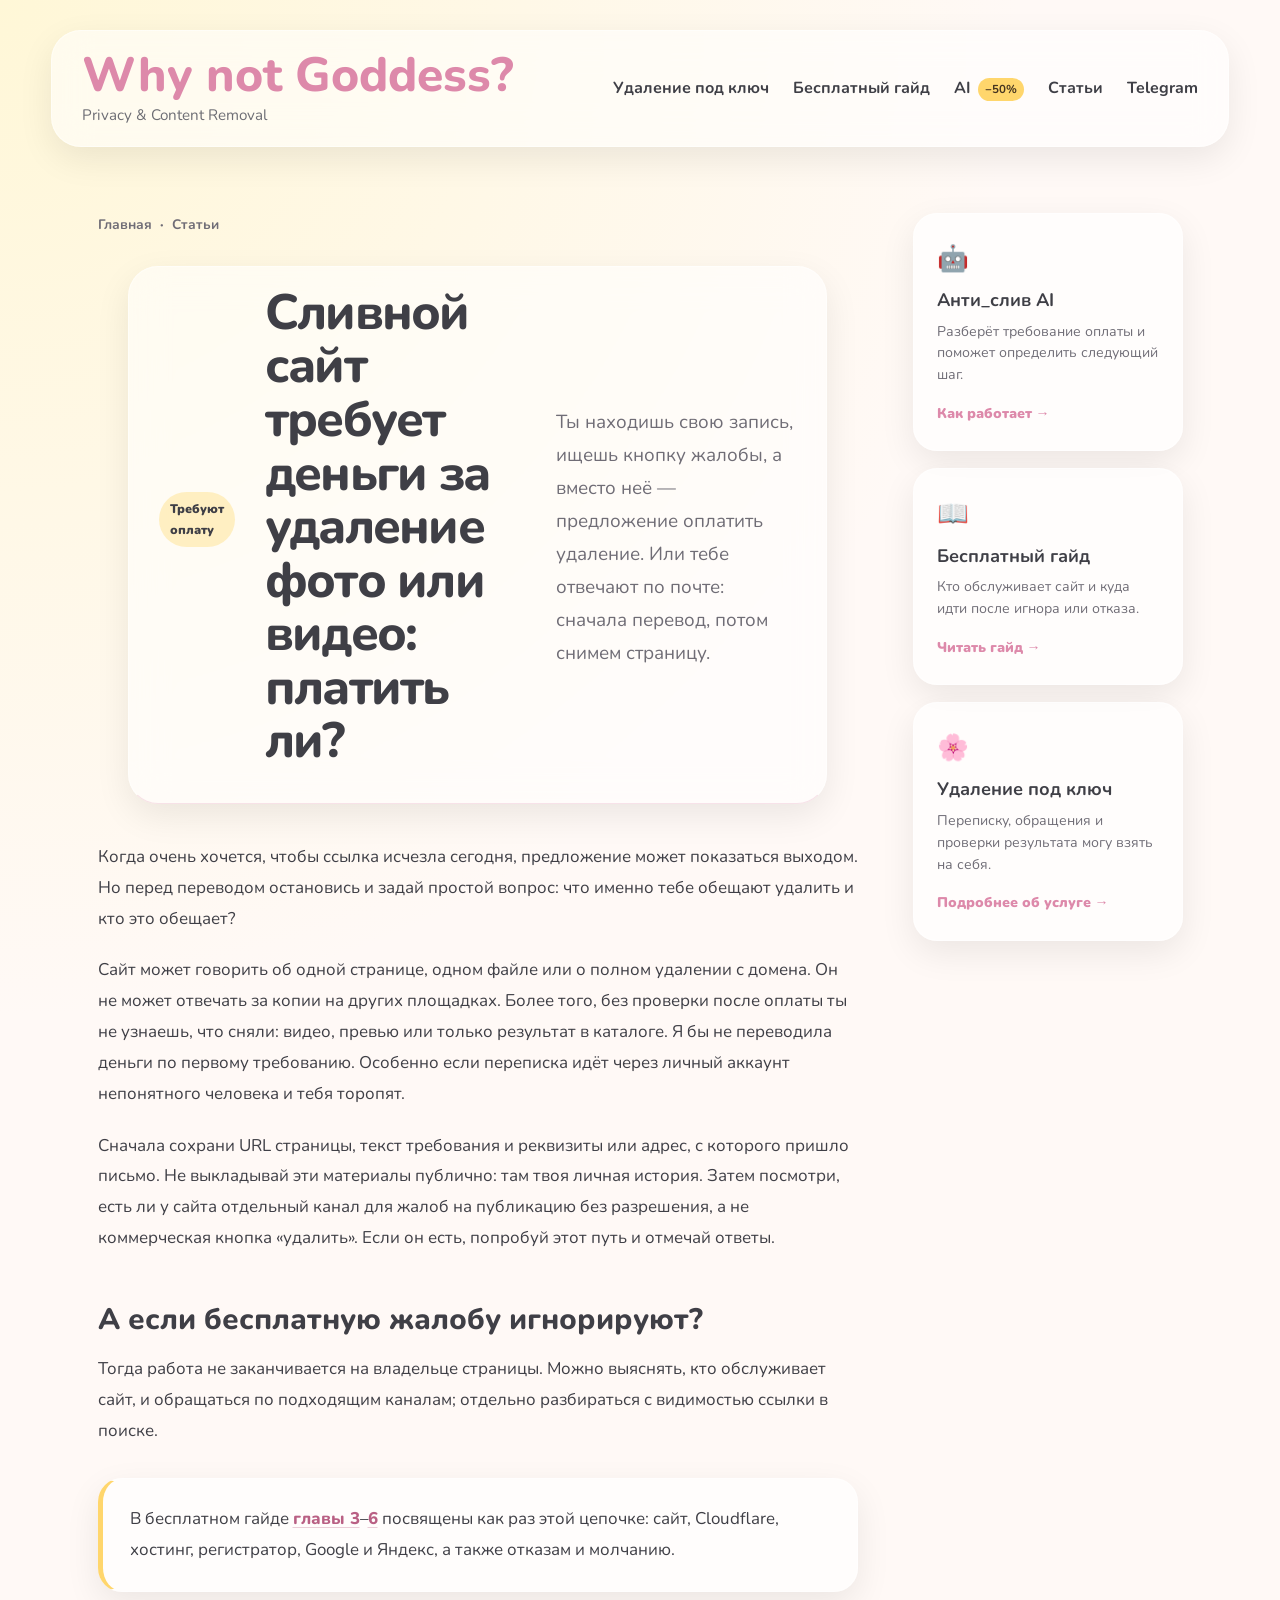
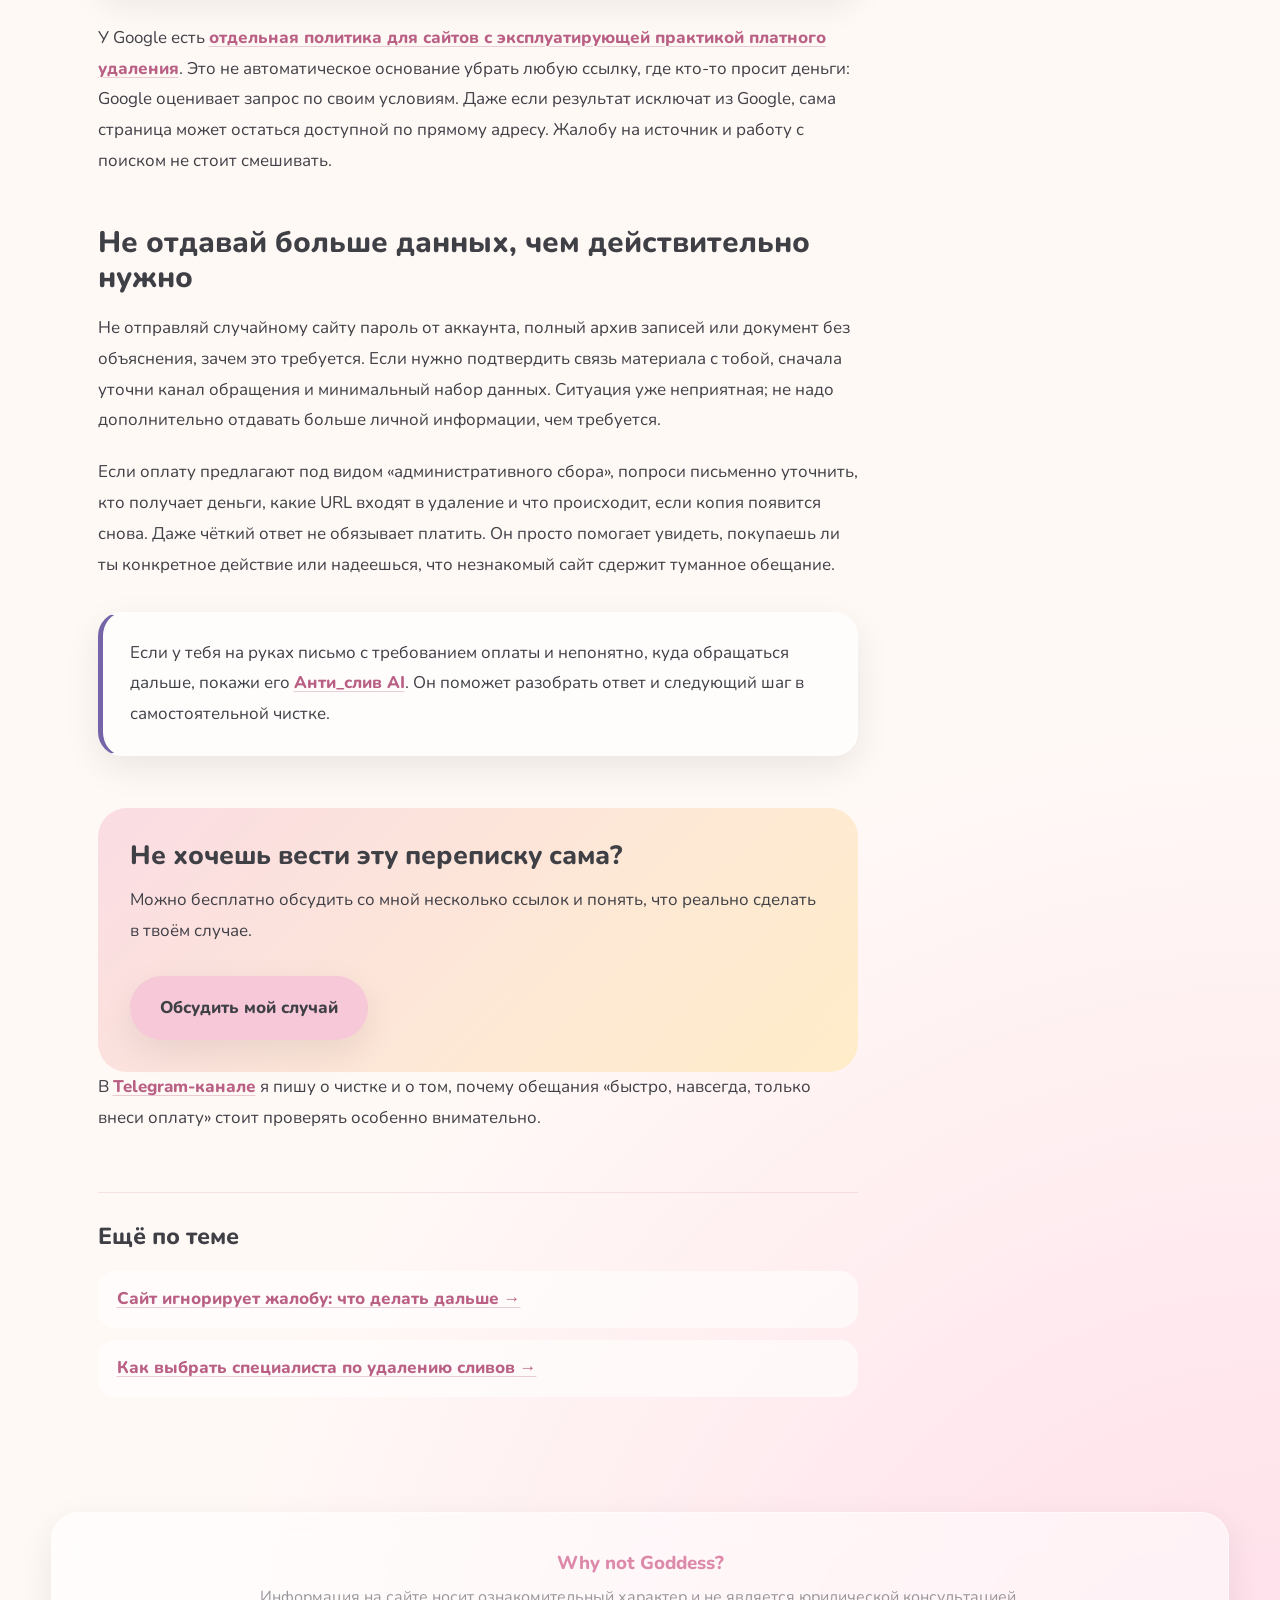
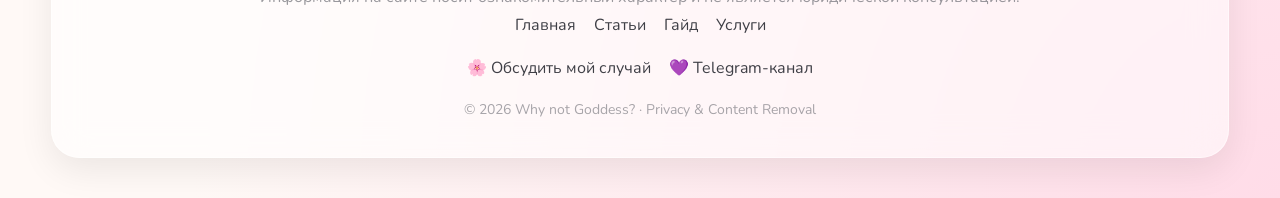
<file: public/articles/sayt-trebuet-dengi-za-udalenie/index.html>
<!DOCTYPE html>
<html lang="ru">
<head>
  <meta charset="UTF-8">
  <meta name="viewport" content="width=device-width, initial-scale=1.0">
  <title>Сливной сайт требует деньги за удаление фото или видео: платить ли?</title>
  <meta name="description" content="Нашла форму «удалить за оплату» рядом со своими фото? Что проверить, прежде чем платить, как сохранить доказательства и какие ещё варианты обращения существуют.">
  <link rel="canonical" href="https://whynotgoddess.space/articles/sayt-trebuet-dengi-za-udalenie/">
  <meta property="og:title" content="Сливной сайт требует деньги за удаление фото или видео: платить ли?">
  <meta property="og:description" content="Что проверить до оплаты, как сохранить доказательства и какие ещё способы обращения существуют.">
  <meta property="og:type" content="article">
  <meta property="og:url" content="https://whynotgoddess.space/articles/sayt-trebuet-dengi-za-udalenie/">
  <meta name="robots" content="index, follow">
  <link rel="icon" type="image/png" href="../../assets/images/котик 404.png">
  <link rel="preconnect" href="https://fonts.googleapis.com">
  <link rel="preconnect" href="https://fonts.gstatic.com" crossorigin>
  <link href="https://fonts.googleapis.com/css2?family=Nunito:wght@400;600;700;800;900&family=Pixelify+Sans:wght@400;600&display=swap" rel="stylesheet">
  <link rel="stylesheet" href="../../css/style.css">
  <script type="application/ld+json">{"@context":"https://schema.org","@type":"Article","headline":"Сливной сайт требует деньги за удаление фото или видео: платить ли?","description":"Что проверить, прежде чем платить, как сохранить доказательства и какие ещё варианты обращения существуют.","inLanguage":"ru","mainEntityOfPage":"https://whynotgoddess.space/articles/sayt-trebuet-dengi-za-udalenie/","publisher":{"@type":"Organization","name":"Why not Goddess?"}}</script>
</head>
<body class="article-page">
  <header class="site-header"><a class="logo" href="../../index.html"><span class="logo-title">Why not Goddess?</span><span>Privacy &amp; Content Removal</span></a><nav aria-label="Основная навигация"><a href="../../services/index.html">Удаление под ключ</a><a href="../../guide/index.html">Бесплатный гайд</a><a class="nav-ai" href="../../ai/index.html">AI <span>−50%</span></a><a href="../index.html">Статьи</a><a href="https://t.me/whynot_goddess" target="_blank" rel="noopener">Telegram</a></nav></header>

  <main><div class="article-shell">
    <article class="article-main">
      <nav class="article-breadcrumbs" aria-label="Хлебные крошки"><a href="../../index.html">Главная</a><span>·</span><a href="../index.html">Статьи</a></nav>
      <header class="article-header"><span class="article-kicker">Требуют оплату</span><h1>Сливной сайт требует деньги за удаление фото или видео: платить ли?</h1><p class="article-intro">Ты находишь свою запись, ищешь кнопку жалобы, а вместо неё — предложение оплатить удаление. Или тебе отвечают по почте: сначала перевод, потом снимем страницу.</p></header>
      <div class="article-content">
        <p>Когда очень хочется, чтобы ссылка исчезла сегодня, предложение может показаться выходом. Но перед переводом остановись и задай простой вопрос: что именно тебе обещают удалить и кто это обещает?</p>
        <p>Сайт может говорить об одной странице, одном файле или о полном удалении с домена. Он не может отвечать за копии на других площадках. Более того, без проверки после оплаты ты не узнаешь, что сняли: видео, превью или только результат в каталоге. Я бы не переводила деньги по первому требованию. Особенно если переписка идёт через личный аккаунт непонятного человека и тебя торопят.</p>
        <p>Сначала сохрани URL страницы, текст требования и реквизиты или адрес, с которого пришло письмо. Не выкладывай эти материалы публично: там твоя личная история. Затем посмотри, есть ли у сайта отдельный канал для жалоб на публикацию без разрешения, а не коммерческая кнопка «удалить». Если он есть, попробуй этот путь и отмечай ответы.</p>

        <h2>А если бесплатную жалобу игнорируют?</h2>
        <p>Тогда работа не заканчивается на владельце страницы. Можно выяснять, кто обслуживает сайт, и обращаться по подходящим каналам; отдельно разбираться с видимостью ссылки в поиске.</p>
        <div class="article-callout guide"><p>В бесплатном гайде <a href="../../guide/index.html#chapter-3">главы 3</a>–<a href="../../guide/index.html#chapter-6">6</a> посвящены как раз этой цепочке: сайт, Cloudflare, хостинг, регистратор, Google и Яндекс, а также отказам и молчанию.</p></div>
        <p>У Google есть <a href="https://support.google.com/websearch/answer/9172218?hl=ru" target="_blank" rel="noopener">отдельная политика для сайтов с эксплуатирующей практикой платного удаления</a>. Это не автоматическое основание убрать любую ссылку, где кто-то просит деньги: Google оценивает запрос по своим условиям. Даже если результат исключат из Google, сама страница может остаться доступной по прямому адресу. Жалобу на источник и работу с поиском не стоит смешивать.</p>

        <h2>Не отдавай больше данных, чем действительно нужно</h2>
        <p>Не отправляй случайному сайту пароль от аккаунта, полный архив записей или документ без объяснения, зачем это требуется. Если нужно подтвердить связь материала с тобой, сначала уточни канал обращения и минимальный набор данных. Ситуация уже неприятная; не надо дополнительно отдавать больше личной информации, чем требуется.</p>
        <p>Если оплату предлагают под видом «административного сбора», попроси письменно уточнить, кто получает деньги, какие URL входят в удаление и что происходит, если копия появится снова. Даже чёткий ответ не обязывает платить. Он просто помогает увидеть, покупаешь ли ты конкретное действие или надеешься, что незнакомый сайт сдержит туманное обещание.</p>

        <div class="article-callout ai"><p>Если у тебя на руках письмо с требованием оплаты и непонятно, куда обращаться дальше, покажи его <a href="../../ai/index.html">Анти_слив AI</a>. Он поможет разобрать ответ и следующий шаг в самостоятельной чистке.</p></div>
        <section class="article-end-cta"><h2>Не хочешь вести эту переписку сама?</h2><p>Можно бесплатно обсудить со мной несколько ссылок и понять, что реально сделать в твоём случае.</p><a class="button pink" href="https://t.me/whynotgoddessbot" target="_blank" rel="noopener">Обсудить мой случай</a></section>
        <p>В <a href="https://t.me/whynot_goddess" target="_blank" rel="noopener">Telegram-канале</a> я пишу о чистке и о том, почему обещания «быстро, навсегда, только внеси оплату» стоит проверять особенно внимательно.</p>

        <section class="article-more"><h2>Ещё по теме</h2><div class="article-more-links"><a href="../sayt-ne-udalyaet-slivy/index.html">Сайт игнорирует жалобу: что делать дальше →</a><a href="../specialist-po-udaleniyu-slivov/index.html">Как выбрать специалиста по удалению сливов →</a></div></section>
      </div>
    </article>
    <aside class="article-sidebar" aria-label="Полезные ссылки"><div class="sidebar-card"><span>🤖</span><h2>Анти_слив AI</h2><p>Разберёт требование оплаты и поможет определить следующий шаг.</p><a href="../../ai/index.html">Как работает →</a></div><div class="sidebar-card"><span>📖</span><h2>Бесплатный гайд</h2><p>Кто обслуживает сайт и куда идти после игнора или отказа.</p><a href="../../guide/index.html">Читать гайд →</a></div><div class="sidebar-card"><span>🌸</span><h2>Удаление под ключ</h2><p>Переписку, обращения и проверки результата могу взять на себя.</p><a href="../../services/index.html">Подробнее об услуге →</a></div></aside>
  </div></main>
  <footer class="site-footer"><div class="footer-brand"><h3>Why not Goddess?</h3><p class="footer-note">Информация на сайте носит ознакомительный характер и не является юридической консультацией.</p></div><div class="footer-links"><a href="../../index.html">Главная</a><a href="../index.html">Статьи</a><a href="../../guide/index.html">Гайд</a><a href="../../services/index.html">Услуги</a></div><div class="footer-contact"><a href="https://t.me/whynotgoddessbot" target="_blank" rel="noopener">🌸 Обсудить мой случай</a><a href="https://t.me/whynot_goddess" target="_blank" rel="noopener">💜 Telegram-канал</a></div><p class="footer-copy">© 2026 Why not Goddess? · Privacy &amp; Content Removal</p></footer>
</body>
</html>
</file>
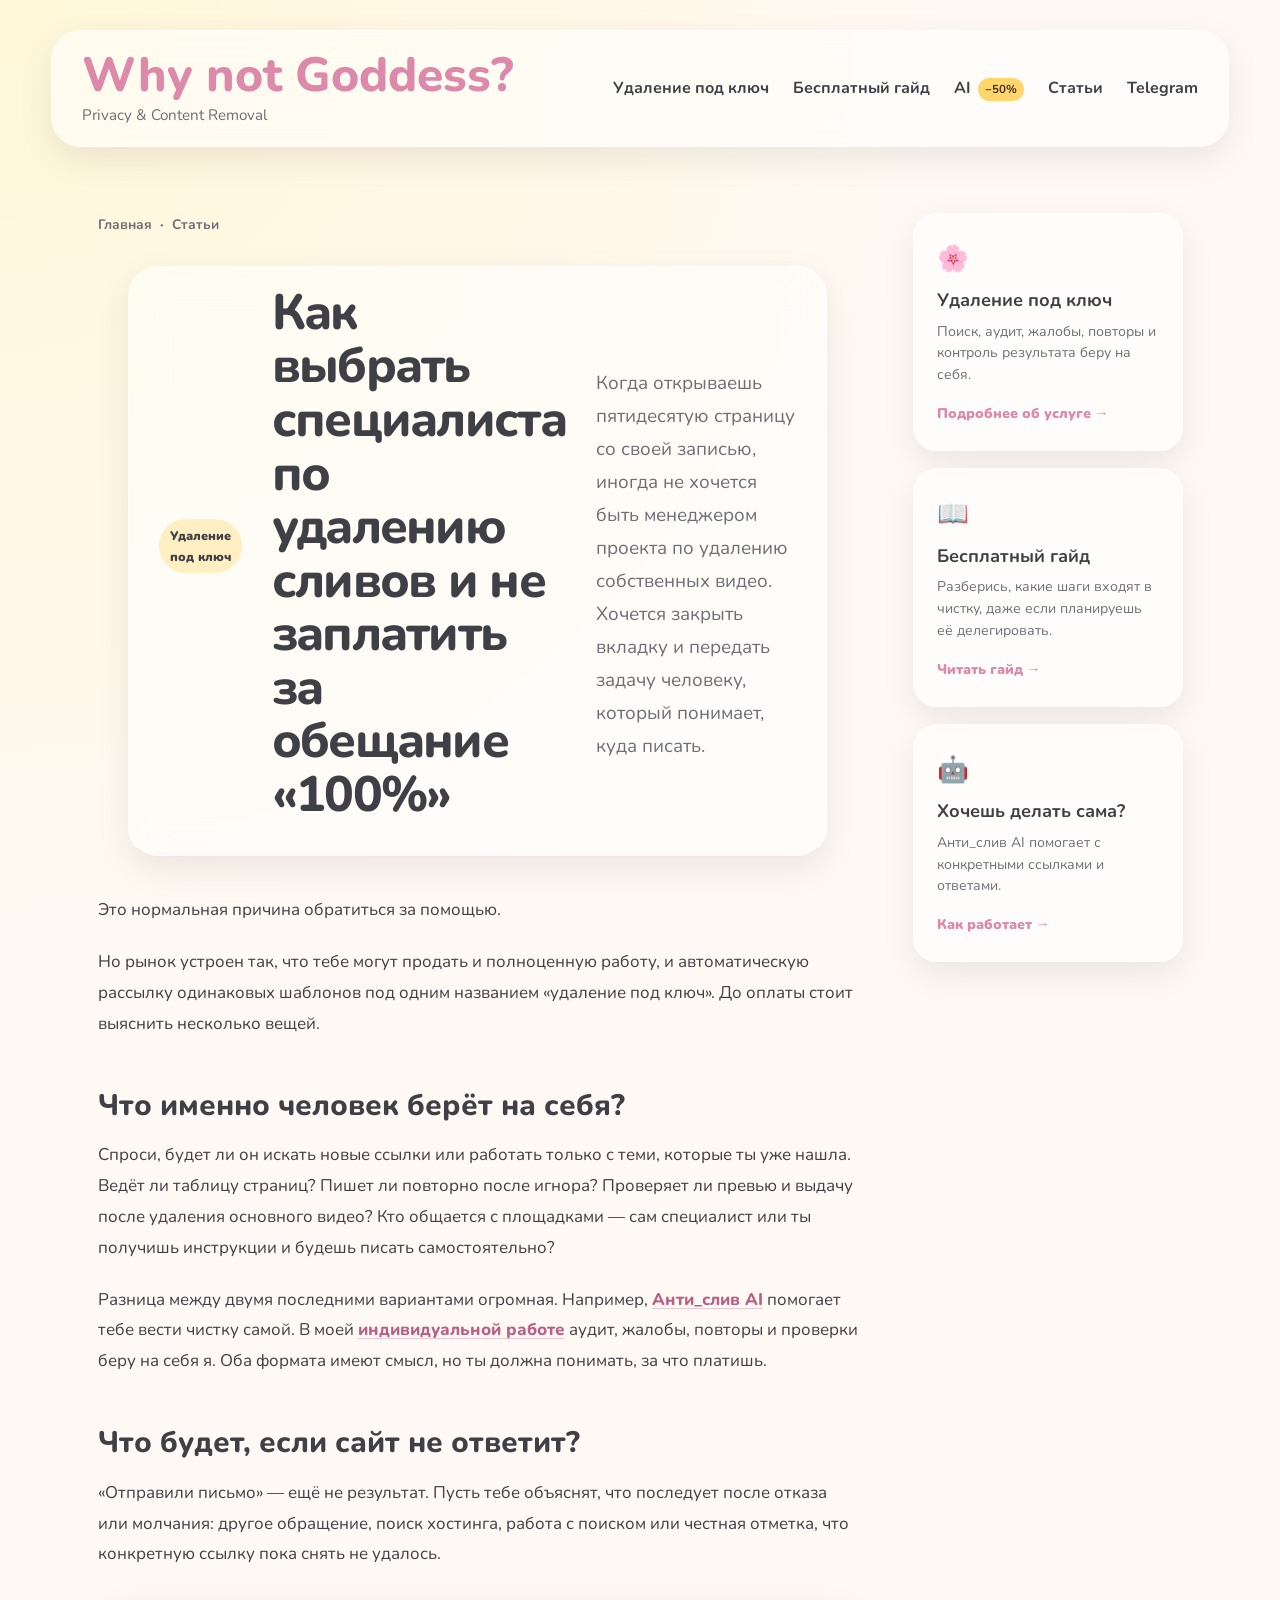
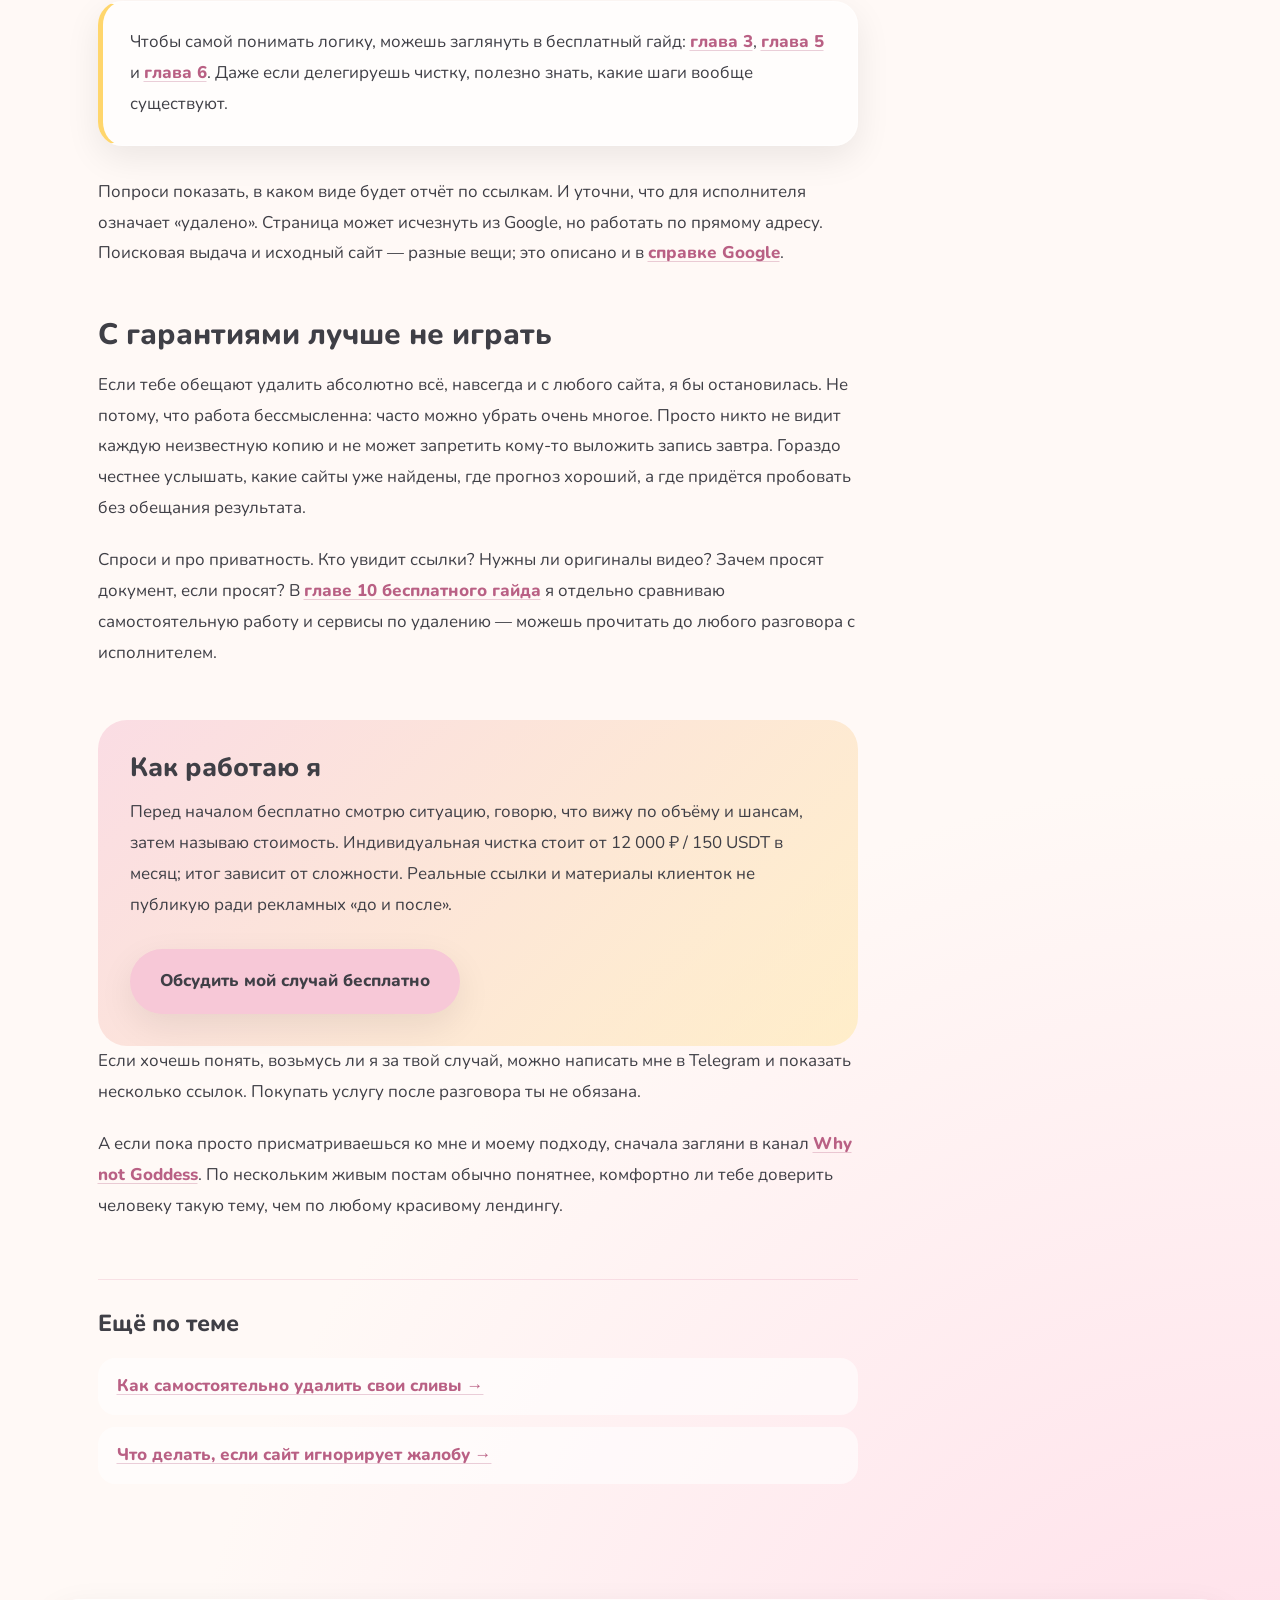
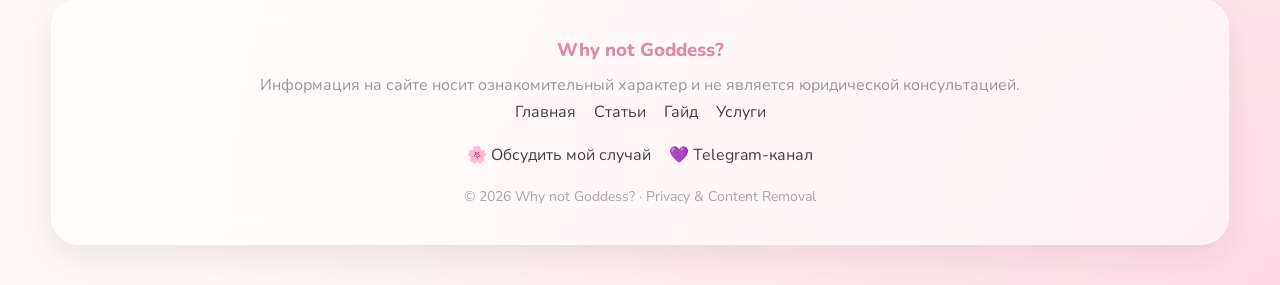
<file: public/articles/specialist-po-udaleniyu-slivov/index.html>
<!DOCTYPE html>
<html lang="ru">
<head>
  <meta charset="UTF-8">
  <meta name="viewport" content="width=device-width, initial-scale=1.0">
  <title>Как выбрать специалиста по удалению сливов и не заплатить за обещание «100%»</title>
  <meta name="description" content="Ищешь помощь с удалением слитых вебкам-видео или контента OnlyFans и Fansly? Что спросить до оплаты, как проверять результат и почему гарантии «удалим всё навсегда» сомнительны.">
  <link rel="canonical" href="https://whynotgoddess.space/articles/specialist-po-udaleniyu-slivov/">
  <meta property="og:title" content="Как выбрать специалиста по удалению сливов и не заплатить за обещание «100%»">
  <meta property="og:description" content="Что спросить до оплаты, как проверять результат и почему гарантии «удалим всё навсегда» сомнительны.">
  <meta property="og:type" content="article">
  <meta property="og:url" content="https://whynotgoddess.space/articles/specialist-po-udaleniyu-slivov/">
  <meta name="robots" content="index, follow">
  <link rel="icon" type="image/png" href="../../assets/images/котик 404.png">
  <link rel="preconnect" href="https://fonts.googleapis.com">
  <link rel="preconnect" href="https://fonts.gstatic.com" crossorigin>
  <link href="https://fonts.googleapis.com/css2?family=Nunito:wght@400;600;700;800;900&family=Pixelify+Sans:wght@400;600&display=swap" rel="stylesheet">
  <link rel="stylesheet" href="../../css/style.css">
  <script type="application/ld+json">{"@context":"https://schema.org","@type":"Article","headline":"Как выбрать специалиста по удалению сливов и не заплатить за обещание 100%","description":"Что спросить до оплаты, как проверять результат и почему гарантии удалить всё навсегда сомнительны.","inLanguage":"ru","mainEntityOfPage":"https://whynotgoddess.space/articles/specialist-po-udaleniyu-slivov/","publisher":{"@type":"Organization","name":"Why not Goddess?"}}</script>
</head>
<body class="article-page">
  <header class="site-header"><a class="logo" href="../../index.html"><span class="logo-title">Why not Goddess?</span><span>Privacy &amp; Content Removal</span></a><nav aria-label="Основная навигация"><a href="../../services/index.html">Удаление под ключ</a><a href="../../guide/index.html">Бесплатный гайд</a><a class="nav-ai" href="../../ai/index.html">AI <span>−50%</span></a><a href="../index.html">Статьи</a><a href="https://t.me/whynot_goddess" target="_blank" rel="noopener">Telegram</a></nav></header>

  <main><div class="article-shell">
    <article class="article-main">
      <nav class="article-breadcrumbs" aria-label="Хлебные крошки"><a href="../../index.html">Главная</a><span>·</span><a href="../index.html">Статьи</a></nav>
      <header class="article-header"><span class="article-kicker">Удаление под ключ</span><h1>Как выбрать специалиста по удалению сливов и не заплатить за обещание «100%»</h1><p class="article-intro">Когда открываешь пятидесятую страницу со своей записью, иногда не хочется быть менеджером проекта по удалению собственных видео. Хочется закрыть вкладку и передать задачу человеку, который понимает, куда писать.</p></header>
      <div class="article-content">
        <p>Это нормальная причина обратиться за помощью.</p>
        <p>Но рынок устроен так, что тебе могут продать и полноценную работу, и автоматическую рассылку одинаковых шаблонов под одним названием «удаление под ключ». До оплаты стоит выяснить несколько вещей.</p>

        <h2>Что именно человек берёт на себя?</h2>
        <p>Спроси, будет ли он искать новые ссылки или работать только с теми, которые ты уже нашла. Ведёт ли таблицу страниц? Пишет ли повторно после игнора? Проверяет ли превью и выдачу после удаления основного видео? Кто общается с площадками — сам специалист или ты получишь инструкции и будешь писать самостоятельно?</p>
        <p>Разница между двумя последними вариантами огромная. Например, <a href="../../ai/index.html">Анти_слив AI</a> помогает тебе вести чистку самой. В моей <a href="../../services/index.html">индивидуальной работе</a> аудит, жалобы, повторы и проверки беру на себя я. Оба формата имеют смысл, но ты должна понимать, за что платишь.</p>

        <h2>Что будет, если сайт не ответит?</h2>
        <p>«Отправили письмо» — ещё не результат. Пусть тебе объяснят, что последует после отказа или молчания: другое обращение, поиск хостинга, работа с поиском или честная отметка, что конкретную ссылку пока снять не удалось.</p>
        <div class="article-callout guide"><p>Чтобы самой понимать логику, можешь заглянуть в бесплатный гайд: <a href="../../guide/index.html#chapter-3">глава 3</a>, <a href="../../guide/index.html#chapter-5">глава 5</a> и <a href="../../guide/index.html#chapter-6">глава 6</a>. Даже если делегируешь чистку, полезно знать, какие шаги вообще существуют.</p></div>
        <p>Попроси показать, в каком виде будет отчёт по ссылкам. И уточни, что для исполнителя означает «удалено». Страница может исчезнуть из Google, но работать по прямому адресу. Поисковая выдача и исходный сайт — разные вещи; это описано и в <a href="https://support.google.com/websearch/answer/13650142?hl=ru" target="_blank" rel="noopener">справке Google</a>.</p>

        <h2>С гарантиями лучше не играть</h2>
        <p>Если тебе обещают удалить абсолютно всё, навсегда и с любого сайта, я бы остановилась. Не потому, что работа бессмысленна: часто можно убрать очень многое. Просто никто не видит каждую неизвестную копию и не может запретить кому-то выложить запись завтра. Гораздо честнее услышать, какие сайты уже найдены, где прогноз хороший, а где придётся пробовать без обещания результата.</p>
        <p>Спроси и про приватность. Кто увидит ссылки? Нужны ли оригиналы видео? Зачем просят документ, если просят? В <a href="../../guide/index.html#chapter-10">главе 10 бесплатного гайда</a> я отдельно сравниваю самостоятельную работу и сервисы по удалению — можешь прочитать до любого разговора с исполнителем.</p>

        <section class="article-end-cta"><h2>Как работаю я</h2><p>Перед началом бесплатно смотрю ситуацию, говорю, что вижу по объёму и шансам, затем называю стоимость. Индивидуальная чистка стоит от 12 000 ₽ / 150 USDT в месяц; итог зависит от сложности. Реальные ссылки и материалы клиенток не публикую ради рекламных «до и после».</p><a class="button pink" href="https://t.me/whynotgoddessbot" target="_blank" rel="noopener">Обсудить мой случай бесплатно</a></section>
        <p>Если хочешь понять, возьмусь ли я за твой случай, можно написать мне в Telegram и показать несколько ссылок. Покупать услугу после разговора ты не обязана.</p>
        <p>А если пока просто присматриваешься ко мне и моему подходу, сначала загляни в канал <a href="https://t.me/whynot_goddess" target="_blank" rel="noopener">Why not Goddess</a>. По нескольким живым постам обычно понятнее, комфортно ли тебе доверить человеку такую тему, чем по любому красивому лендингу.</p>

        <section class="article-more"><h2>Ещё по теме</h2><div class="article-more-links"><a href="../kak-udalit-slivy-samostoyatelno/index.html">Как самостоятельно удалить свои сливы →</a><a href="../sayt-ne-udalyaet-slivy/index.html">Что делать, если сайт игнорирует жалобу →</a></div></section>
      </div>
    </article>
    <aside class="article-sidebar" aria-label="Полезные ссылки"><div class="sidebar-card"><span>🌸</span><h2>Удаление под ключ</h2><p>Поиск, аудит, жалобы, повторы и контроль результата беру на себя.</p><a href="../../services/index.html">Подробнее об услуге →</a></div><div class="sidebar-card"><span>📖</span><h2>Бесплатный гайд</h2><p>Разберись, какие шаги входят в чистку, даже если планируешь её делегировать.</p><a href="../../guide/index.html">Читать гайд →</a></div><div class="sidebar-card"><span>🤖</span><h2>Хочешь делать сама?</h2><p>Анти_слив AI помогает с конкретными ссылками и ответами.</p><a href="../../ai/index.html">Как работает →</a></div></aside>
  </div></main>
  <footer class="site-footer"><div class="footer-brand"><h3>Why not Goddess?</h3><p class="footer-note">Информация на сайте носит ознакомительный характер и не является юридической консультацией.</p></div><div class="footer-links"><a href="../../index.html">Главная</a><a href="../index.html">Статьи</a><a href="../../guide/index.html">Гайд</a><a href="../../services/index.html">Услуги</a></div><div class="footer-contact"><a href="https://t.me/whynotgoddessbot" target="_blank" rel="noopener">🌸 Обсудить мой случай</a><a href="https://t.me/whynot_goddess" target="_blank" rel="noopener">💜 Telegram-канал</a></div><p class="footer-copy">© 2026 Why not Goddess? · Privacy &amp; Content Removal</p></footer>
</body>
</html>
</file>
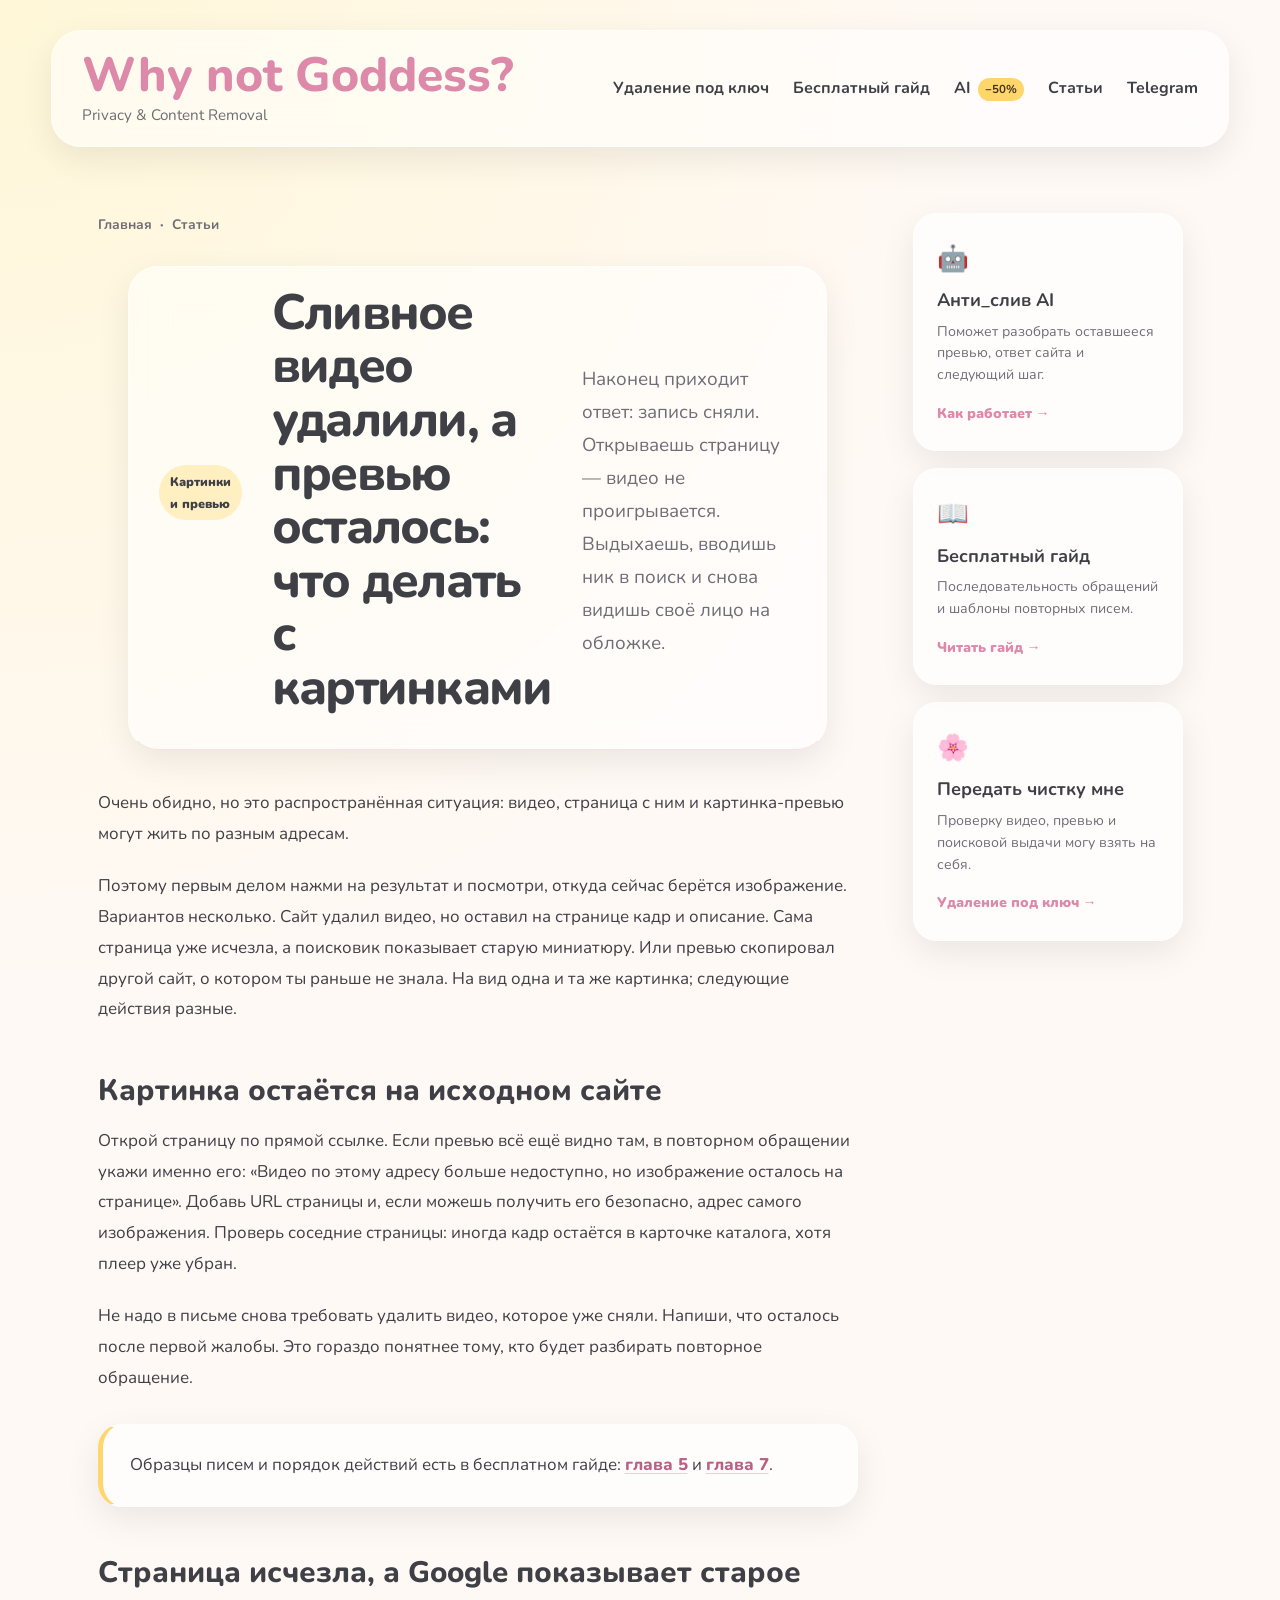
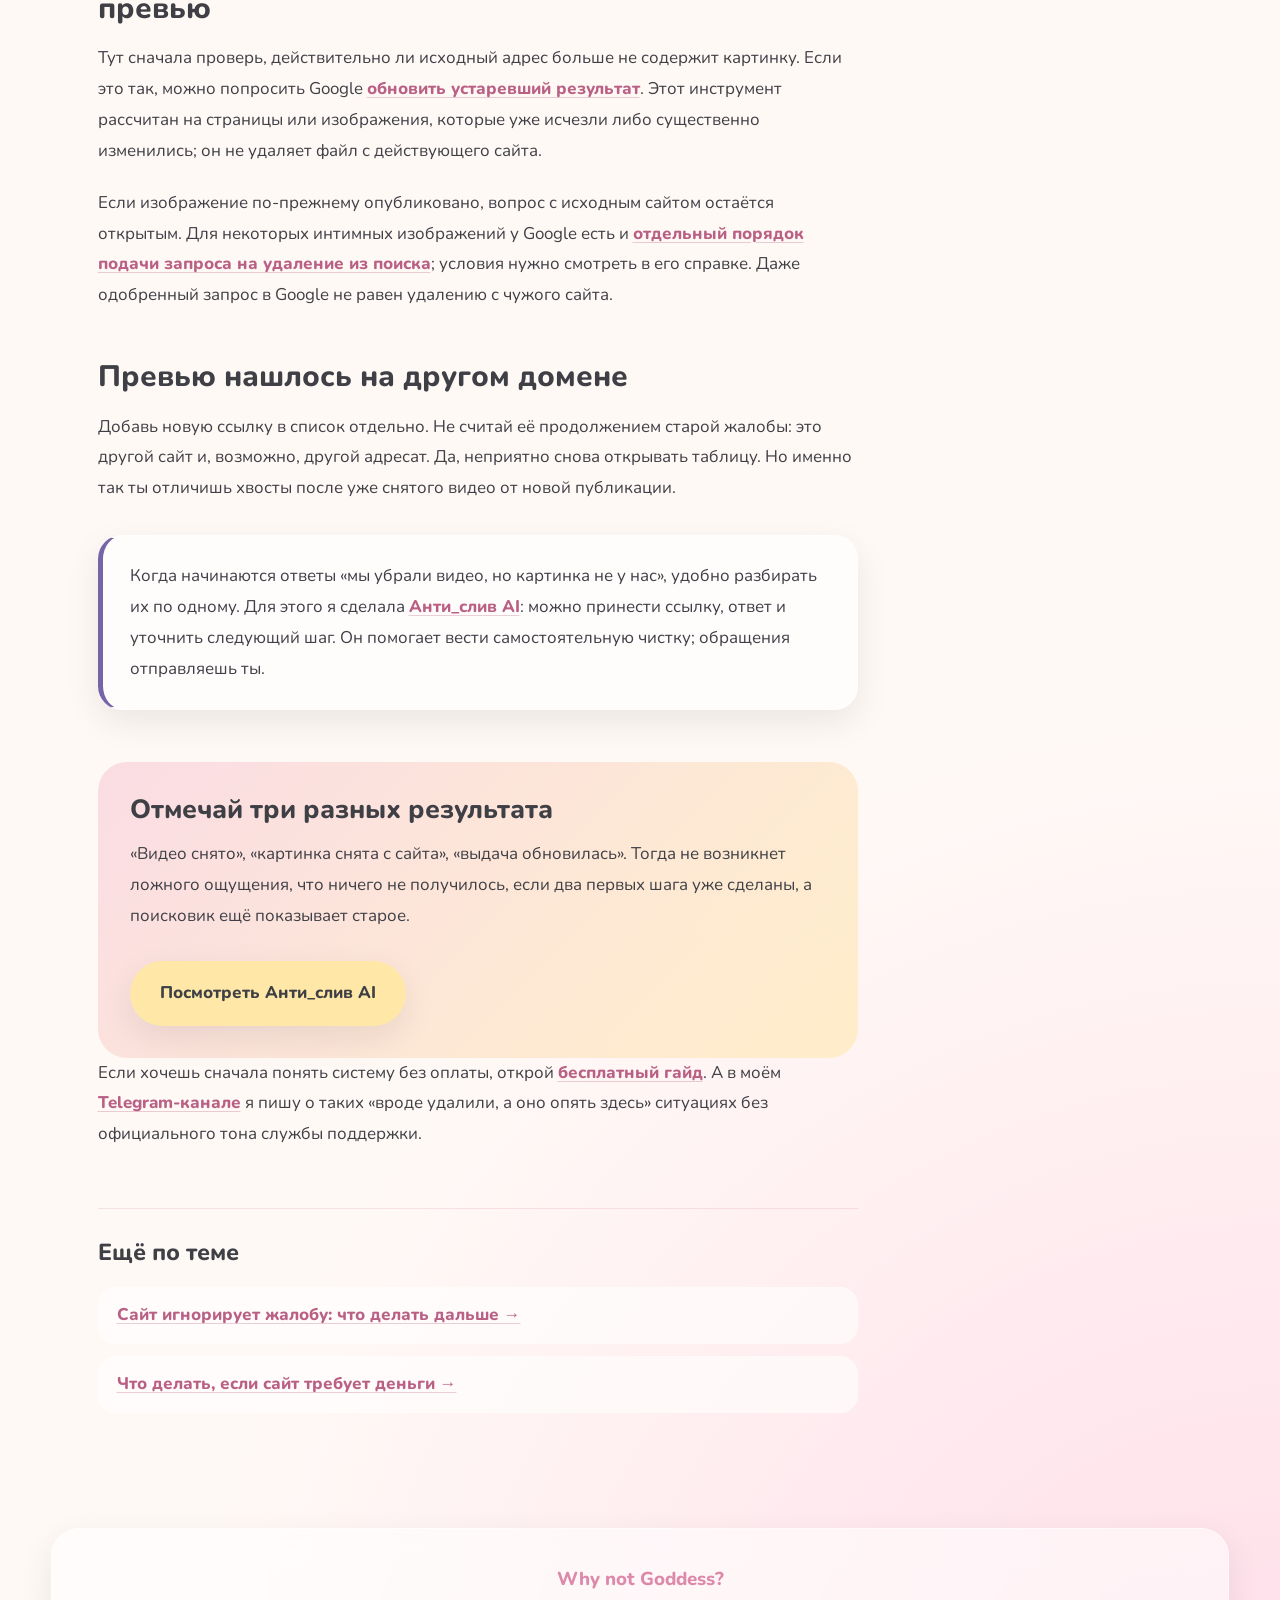
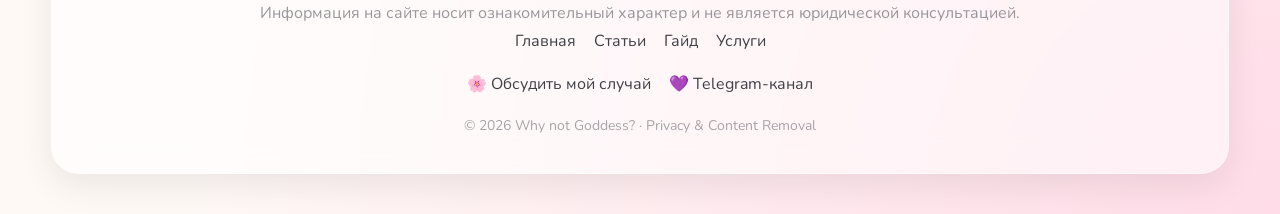
<file: public/articles/udalit-prevyu-slivov/index.html>
<!DOCTYPE html>
<html lang="ru">
<head>
  <meta charset="UTF-8">
  <meta name="viewport" content="width=device-width, initial-scale=1.0">
  <title>Сливное видео удалили, а превью осталось: что делать с картинками</title>
  <meta name="description" content="Основную запись сняли, но скриншоты и обложки видны на сайтах и в Google? Как проверить источник картинки и выбрать следующую жалобу.">
  <link rel="canonical" href="https://whynotgoddess.space/articles/udalit-prevyu-slivov/">
  <meta property="og:title" content="Сливное видео удалили, а превью осталось: что делать с картинками">
  <meta property="og:description" content="Как проверить источник оставшейся картинки и выбрать следующий адресат.">
  <meta property="og:type" content="article">
  <meta property="og:url" content="https://whynotgoddess.space/articles/udalit-prevyu-slivov/">
  <meta name="robots" content="index, follow">
  <link rel="icon" type="image/png" href="../../assets/images/котик 404.png">
  <link rel="preconnect" href="https://fonts.googleapis.com">
  <link rel="preconnect" href="https://fonts.gstatic.com" crossorigin>
  <link href="https://fonts.googleapis.com/css2?family=Nunito:wght@400;600;700;800;900&family=Pixelify+Sans:wght@400;600&display=swap" rel="stylesheet">
  <link rel="stylesheet" href="../../css/style.css">
  <script type="application/ld+json">{"@context":"https://schema.org","@type":"Article","headline":"Сливное видео удалили, а превью осталось: что делать с картинками","description":"Как проверить источник картинки и выбрать следующую жалобу.","inLanguage":"ru","mainEntityOfPage":"https://whynotgoddess.space/articles/udalit-prevyu-slivov/","publisher":{"@type":"Organization","name":"Why not Goddess?"}}</script>
</head>
<body class="article-page">
  <header class="site-header"><a class="logo" href="../../index.html"><span class="logo-title">Why not Goddess?</span><span>Privacy &amp; Content Removal</span></a><nav aria-label="Основная навигация"><a href="../../services/index.html">Удаление под ключ</a><a href="../../guide/index.html">Бесплатный гайд</a><a class="nav-ai" href="../../ai/index.html">AI <span>−50%</span></a><a href="../index.html">Статьи</a><a href="https://t.me/whynot_goddess" target="_blank" rel="noopener">Telegram</a></nav></header>

  <main><div class="article-shell">
    <article class="article-main">
      <nav class="article-breadcrumbs" aria-label="Хлебные крошки"><a href="../../index.html">Главная</a><span>·</span><a href="../index.html">Статьи</a></nav>
      <header class="article-header"><span class="article-kicker">Картинки и превью</span><h1>Сливное видео удалили, а превью осталось: что делать с картинками</h1><p class="article-intro">Наконец приходит ответ: запись сняли. Открываешь страницу — видео не проигрывается. Выдыхаешь, вводишь ник в поиск и снова видишь своё лицо на обложке.</p></header>
      <div class="article-content">
        <p>Очень обидно, но это распространённая ситуация: видео, страница с ним и картинка-превью могут жить по разным адресам.</p>
        <p>Поэтому первым делом нажми на результат и посмотри, откуда сейчас берётся изображение. Вариантов несколько. Сайт удалил видео, но оставил на странице кадр и описание. Сама страница уже исчезла, а поисковик показывает старую миниатюру. Или превью скопировал другой сайт, о котором ты раньше не знала. На вид одна и та же картинка; следующие действия разные.</p>

        <h2>Картинка остаётся на исходном сайте</h2>
        <p>Открой страницу по прямой ссылке. Если превью всё ещё видно там, в повторном обращении укажи именно его: «Видео по этому адресу больше недоступно, но изображение осталось на странице». Добавь URL страницы и, если можешь получить его безопасно, адрес самого изображения. Проверь соседние страницы: иногда кадр остаётся в карточке каталога, хотя плеер уже убран.</p>
        <p>Не надо в письме снова требовать удалить видео, которое уже сняли. Напиши, что осталось после первой жалобы. Это гораздо понятнее тому, кто будет разбирать повторное обращение.</p>
        <div class="article-callout guide"><p>Образцы писем и порядок действий есть в бесплатном гайде: <a href="../../guide/index.html#chapter-5">глава 5</a> и <a href="../../guide/index.html#chapter-7">глава 7</a>.</p></div>

        <h2>Страница исчезла, а Google показывает старое превью</h2>
        <p>Тут сначала проверь, действительно ли исходный адрес больше не содержит картинку. Если это так, можно попросить Google <a href="https://support.google.com/websearch/answer/6349986?hl=ru" target="_blank" rel="noopener">обновить устаревший результат</a>. Этот инструмент рассчитан на страницы или изображения, которые уже исчезли либо существенно изменились; он не удаляет файл с действующего сайта.</p>
        <p>Если изображение по-прежнему опубликовано, вопрос с исходным сайтом остаётся открытым. Для некоторых интимных изображений у Google есть и <a href="https://support.google.com/websearch/answer/16854698?hl=ru" target="_blank" rel="noopener">отдельный порядок подачи запроса на удаление из поиска</a>; условия нужно смотреть в его справке. Даже одобренный запрос в Google не равен удалению с чужого сайта.</p>

        <h2>Превью нашлось на другом домене</h2>
        <p>Добавь новую ссылку в список отдельно. Не считай её продолжением старой жалобы: это другой сайт и, возможно, другой адресат. Да, неприятно снова открывать таблицу. Но именно так ты отличишь хвосты после уже снятого видео от новой публикации.</p>
        <div class="article-callout ai"><p>Когда начинаются ответы «мы убрали видео, но картинка не у нас», удобно разбирать их по одному. Для этого я сделала <a href="../../ai/index.html">Анти_слив AI</a>: можно принести ссылку, ответ и уточнить следующий шаг. Он помогает вести самостоятельную чистку; обращения отправляешь ты.</p></div>

        <section class="article-end-cta"><h2>Отмечай три разных результата</h2><p>«Видео снято», «картинка снята с сайта», «выдача обновилась». Тогда не возникнет ложного ощущения, что ничего не получилось, если два первых шага уже сделаны, а поисковик ещё показывает старое.</p><a class="button yellow" href="../../ai/index.html">Посмотреть Анти_слив AI</a></section>
        <p>Если хочешь сначала понять систему без оплаты, открой <a href="../../guide/index.html">бесплатный гайд</a>. А в моём <a href="https://t.me/whynot_goddess" target="_blank" rel="noopener">Telegram-канале</a> я пишу о таких «вроде удалили, а оно опять здесь» ситуациях без официального тона службы поддержки.</p>

        <section class="article-more"><h2>Ещё по теме</h2><div class="article-more-links"><a href="../sayt-ne-udalyaet-slivy/index.html">Сайт игнорирует жалобу: что делать дальше →</a><a href="../sayt-trebuet-dengi-za-udalenie/index.html">Что делать, если сайт требует деньги →</a></div></section>
      </div>
    </article>
    <aside class="article-sidebar" aria-label="Полезные ссылки"><div class="sidebar-card"><span>🤖</span><h2>Анти_слив AI</h2><p>Поможет разобрать оставшееся превью, ответ сайта и следующий шаг.</p><a href="../../ai/index.html">Как работает →</a></div><div class="sidebar-card"><span>📖</span><h2>Бесплатный гайд</h2><p>Последовательность обращений и шаблоны повторных писем.</p><a href="../../guide/index.html">Читать гайд →</a></div><div class="sidebar-card"><span>🌸</span><h2>Передать чистку мне</h2><p>Проверку видео, превью и поисковой выдачи могу взять на себя.</p><a href="../../services/index.html">Удаление под ключ →</a></div></aside>
  </div></main>
  <footer class="site-footer"><div class="footer-brand"><h3>Why not Goddess?</h3><p class="footer-note">Информация на сайте носит ознакомительный характер и не является юридической консультацией.</p></div><div class="footer-links"><a href="../../index.html">Главная</a><a href="../index.html">Статьи</a><a href="../../guide/index.html">Гайд</a><a href="../../services/index.html">Услуги</a></div><div class="footer-contact"><a href="https://t.me/whynotgoddessbot" target="_blank" rel="noopener">🌸 Обсудить мой случай</a><a href="https://t.me/whynot_goddess" target="_blank" rel="noopener">💜 Telegram-канал</a></div><p class="footer-copy">© 2026 Why not Goddess? · Privacy &amp; Content Removal</p></footer>
</body>
</html>
</file>
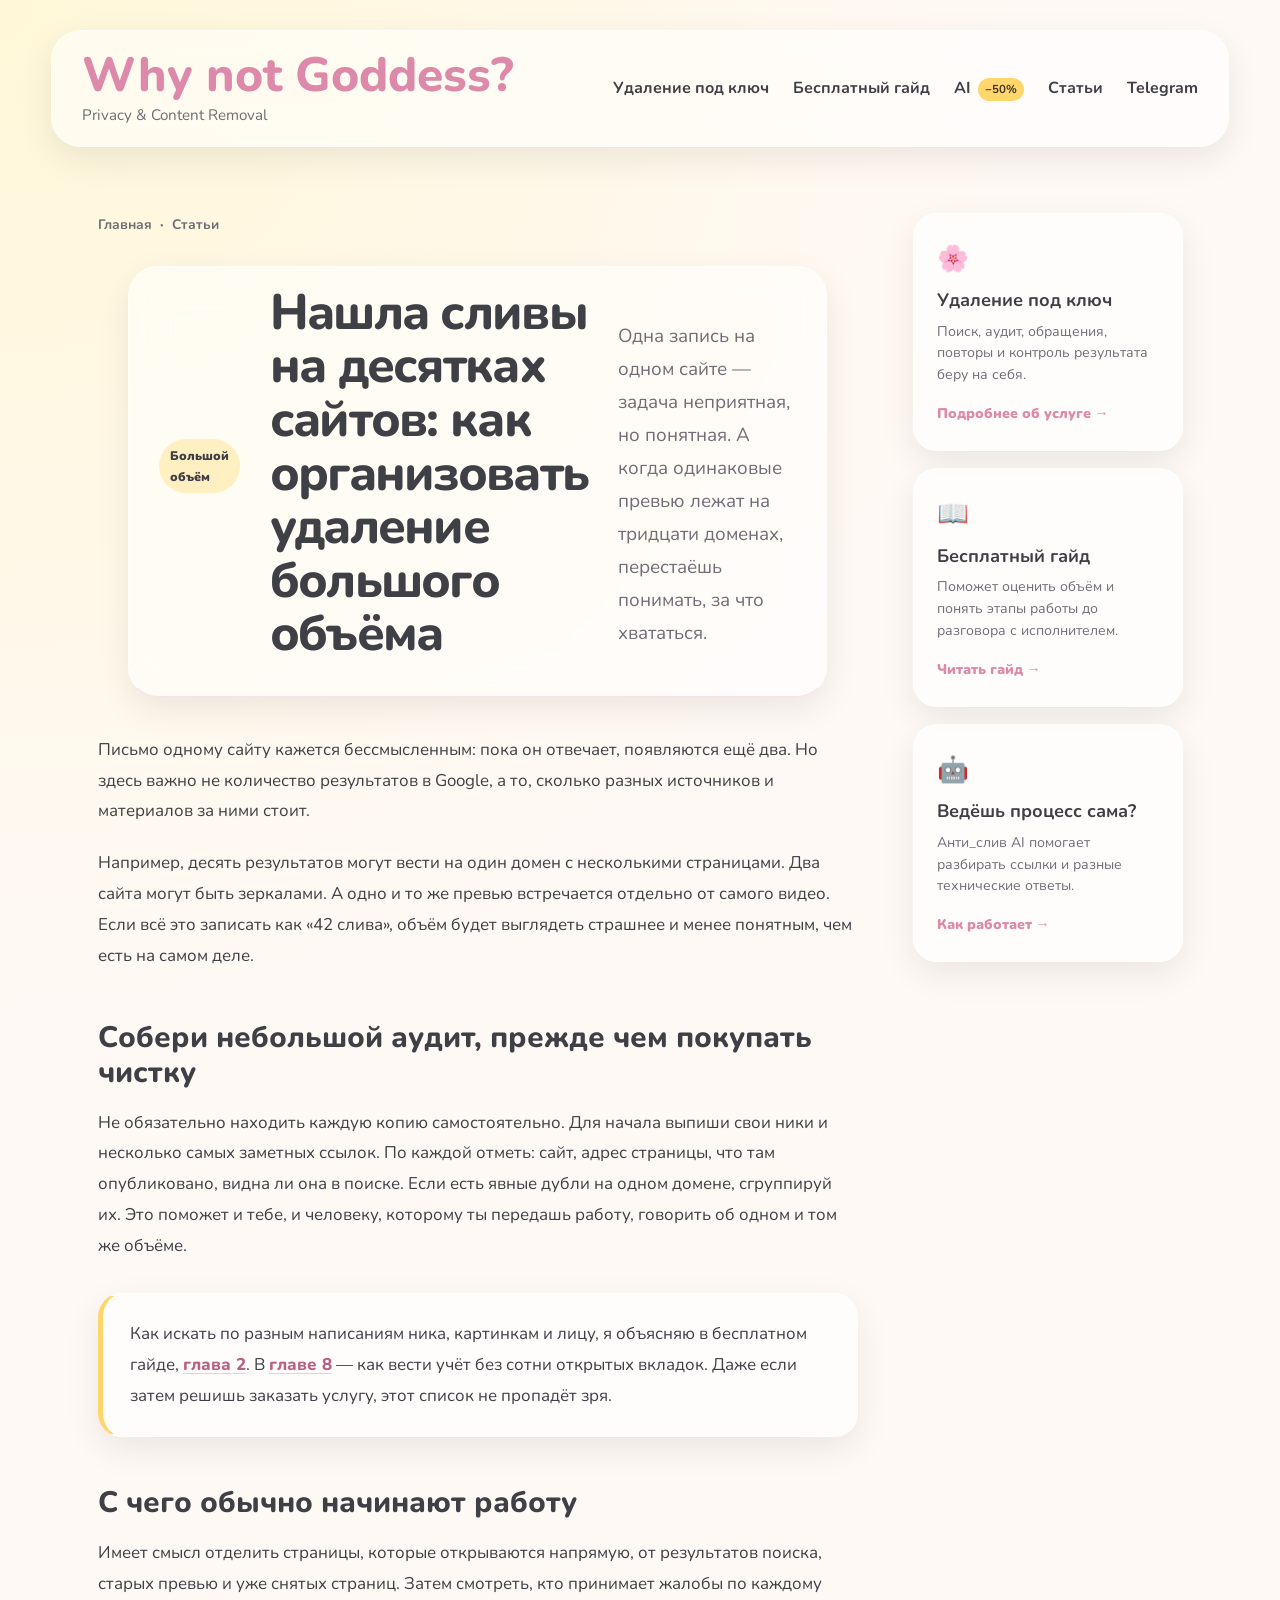
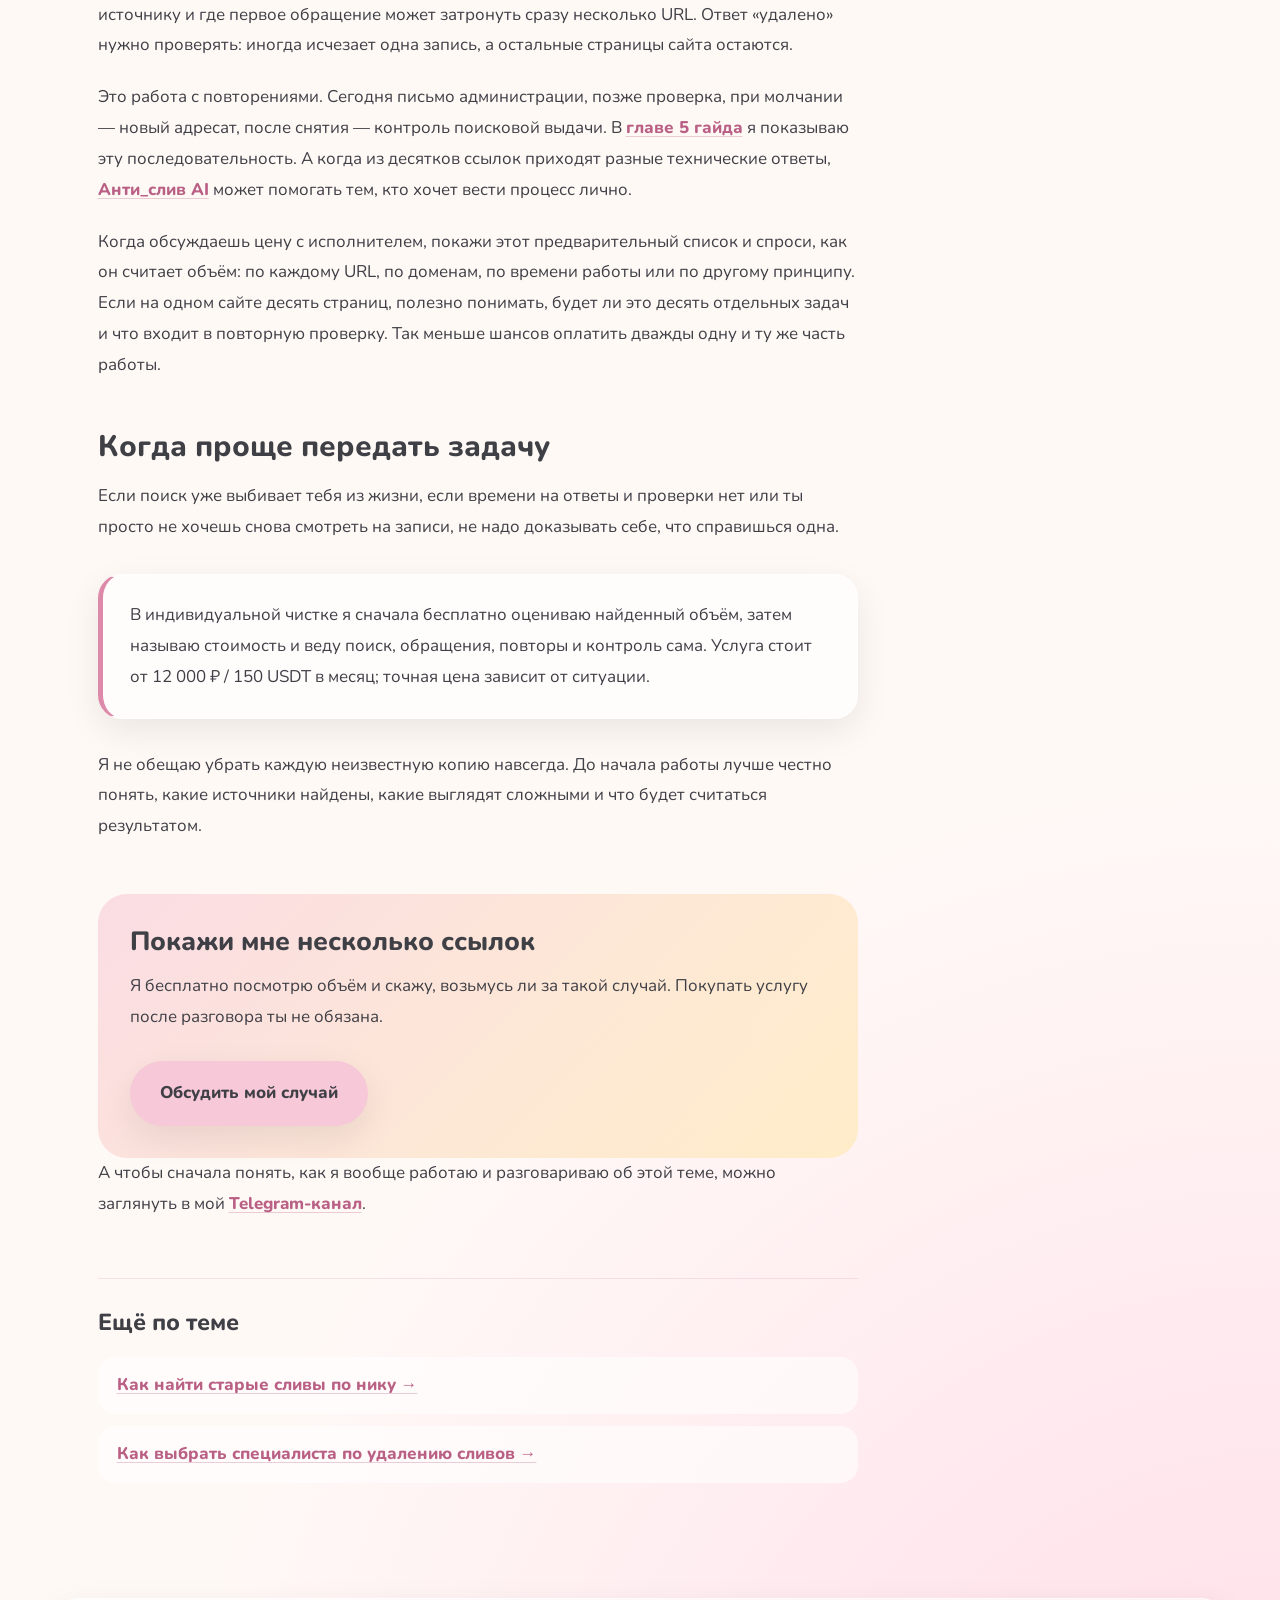
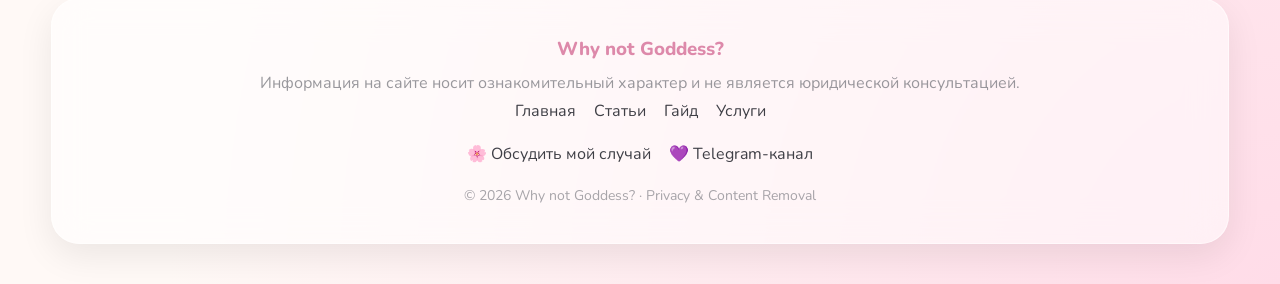
<file: public/articles/udalit-slivy-s-desyatkov-saytov/index.html>
<!DOCTYPE html>
<html lang="ru">
<head>
  <meta charset="UTF-8">
  <meta name="viewport" content="width=device-width, initial-scale=1.0">
  <title>Нашла сливы на десятках сайтов: как организовать удаление большого объёма</title>
  <meta name="description" content="Записи и фото разошлись по десяткам сайтов и зеркал? Как понять масштаб, не оплачивать одну и ту же работу дважды и решить, когда передать чистку специалисту.">
  <link rel="canonical" href="https://whynotgoddess.space/articles/udalit-slivy-s-desyatkov-saytov/">
  <meta property="og:title" content="Нашла сливы на десятках сайтов: как организовать удаление большого объёма">
  <meta property="og:description" content="Как понять масштаб, отделить источники от дублей и решить, когда передать чистку специалисту.">
  <meta property="og:type" content="article">
  <meta property="og:url" content="https://whynotgoddess.space/articles/udalit-slivy-s-desyatkov-saytov/">
  <meta name="robots" content="index, follow">
  <link rel="icon" type="image/png" href="../../assets/images/котик 404.png">
  <link rel="preconnect" href="https://fonts.googleapis.com">
  <link rel="preconnect" href="https://fonts.gstatic.com" crossorigin>
  <link href="https://fonts.googleapis.com/css2?family=Nunito:wght@400;600;700;800;900&family=Pixelify+Sans:wght@400;600&display=swap" rel="stylesheet">
  <link rel="stylesheet" href="../../css/style.css">
  <script type="application/ld+json">{"@context":"https://schema.org","@type":"Article","headline":"Нашла сливы на десятках сайтов: как организовать удаление большого объёма","description":"Как понять масштаб, не оплачивать одну и ту же работу дважды и решить, когда передать чистку специалисту.","inLanguage":"ru","mainEntityOfPage":"https://whynotgoddess.space/articles/udalit-slivy-s-desyatkov-saytov/","publisher":{"@type":"Organization","name":"Why not Goddess?"}}</script>
</head>
<body class="article-page">
  <header class="site-header"><a class="logo" href="../../index.html"><span class="logo-title">Why not Goddess?</span><span>Privacy &amp; Content Removal</span></a><nav aria-label="Основная навигация"><a href="../../services/index.html">Удаление под ключ</a><a href="../../guide/index.html">Бесплатный гайд</a><a class="nav-ai" href="../../ai/index.html">AI <span>−50%</span></a><a href="../index.html">Статьи</a><a href="https://t.me/whynot_goddess" target="_blank" rel="noopener">Telegram</a></nav></header>

  <main><div class="article-shell">
    <article class="article-main">
      <nav class="article-breadcrumbs" aria-label="Хлебные крошки"><a href="../../index.html">Главная</a><span>·</span><a href="../index.html">Статьи</a></nav>
      <header class="article-header"><span class="article-kicker">Большой объём</span><h1>Нашла сливы на десятках сайтов: как организовать удаление большого объёма</h1><p class="article-intro">Одна запись на одном сайте — задача неприятная, но понятная. А когда одинаковые превью лежат на тридцати доменах, перестаёшь понимать, за что хвататься.</p></header>
      <div class="article-content">
        <p>Письмо одному сайту кажется бессмысленным: пока он отвечает, появляются ещё два. Но здесь важно не количество результатов в Google, а то, сколько разных источников и материалов за ними стоит.</p>
        <p>Например, десять результатов могут вести на один домен с несколькими страницами. Два сайта могут быть зеркалами. А одно и то же превью встречается отдельно от самого видео. Если всё это записать как «42 слива», объём будет выглядеть страшнее и менее понятным, чем есть на самом деле.</p>

        <h2>Собери небольшой аудит, прежде чем покупать чистку</h2>
        <p>Не обязательно находить каждую копию самостоятельно. Для начала выпиши свои ники и несколько самых заметных ссылок. По каждой отметь: сайт, адрес страницы, что там опубликовано, видна ли она в поиске. Если есть явные дубли на одном домене, сгруппируй их. Это поможет и тебе, и человеку, которому ты передашь работу, говорить об одном и том же объёме.</p>
        <div class="article-callout guide"><p>Как искать по разным написаниям ника, картинкам и лицу, я объясняю в бесплатном гайде, <a href="../../guide/index.html#chapter-2">глава 2</a>. В <a href="../../guide/index.html#chapter-8">главе 8</a> — как вести учёт без сотни открытых вкладок. Даже если затем решишь заказать услугу, этот список не пропадёт зря.</p></div>

        <h2>С чего обычно начинают работу</h2>
        <p>Имеет смысл отделить страницы, которые открываются напрямую, от результатов поиска, старых превью и уже снятых страниц. Затем смотреть, кто принимает жалобы по каждому источнику и где первое обращение может затронуть сразу несколько URL. Ответ «удалено» нужно проверять: иногда исчезает одна запись, а остальные страницы сайта остаются.</p>
        <p>Это работа с повторениями. Сегодня письмо администрации, позже проверка, при молчании — новый адресат, после снятия — контроль поисковой выдачи. В <a href="../../guide/index.html#chapter-5">главе 5 гайда</a> я показываю эту последовательность. А когда из десятков ссылок приходят разные технические ответы, <a href="../../ai/index.html">Анти_слив AI</a> может помогать тем, кто хочет вести процесс лично.</p>
        <p>Когда обсуждаешь цену с исполнителем, покажи этот предварительный список и спроси, как он считает объём: по каждому URL, по доменам, по времени работы или по другому принципу. Если на одном сайте десять страниц, полезно понимать, будет ли это десять отдельных задач и что входит в повторную проверку. Так меньше шансов оплатить дважды одну и ту же часть работы.</p>

        <h2>Когда проще передать задачу</h2>
        <p>Если поиск уже выбивает тебя из жизни, если времени на ответы и проверки нет или ты просто не хочешь снова смотреть на записи, не надо доказывать себе, что справишься одна.</p>
        <div class="article-callout service"><p>В индивидуальной чистке я сначала бесплатно оцениваю найденный объём, затем называю стоимость и веду поиск, обращения, повторы и контроль сама. Услуга стоит от 12 000 ₽ / 150 USDT в месяц; точная цена зависит от ситуации.</p></div>
        <p>Я не обещаю убрать каждую неизвестную копию навсегда. До начала работы лучше честно понять, какие источники найдены, какие выглядят сложными и что будет считаться результатом.</p>
        <section class="article-end-cta"><h2>Покажи мне несколько ссылок</h2><p>Я бесплатно посмотрю объём и скажу, возьмусь ли за такой случай. Покупать услугу после разговора ты не обязана.</p><a class="button pink" href="https://t.me/whynotgoddessbot" target="_blank" rel="noopener">Обсудить мой случай</a></section>
        <p>А чтобы сначала понять, как я вообще работаю и разговариваю об этой теме, можно заглянуть в мой <a href="https://t.me/whynot_goddess" target="_blank" rel="noopener">Telegram-канал</a>.</p>

        <section class="article-more"><h2>Ещё по теме</h2><div class="article-more-links"><a href="../nayti-starye-slivy-po-niku/index.html">Как найти старые сливы по нику →</a><a href="../specialist-po-udaleniyu-slivov/index.html">Как выбрать специалиста по удалению сливов →</a></div></section>
      </div>
    </article>
    <aside class="article-sidebar" aria-label="Полезные ссылки"><div class="sidebar-card"><span>🌸</span><h2>Удаление под ключ</h2><p>Поиск, аудит, обращения, повторы и контроль результата беру на себя.</p><a href="../../services/index.html">Подробнее об услуге →</a></div><div class="sidebar-card"><span>📖</span><h2>Бесплатный гайд</h2><p>Поможет оценить объём и понять этапы работы до разговора с исполнителем.</p><a href="../../guide/index.html">Читать гайд →</a></div><div class="sidebar-card"><span>🤖</span><h2>Ведёшь процесс сама?</h2><p>Анти_слив AI помогает разбирать ссылки и разные технические ответы.</p><a href="../../ai/index.html">Как работает →</a></div></aside>
  </div></main>
  <footer class="site-footer"><div class="footer-brand"><h3>Why not Goddess?</h3><p class="footer-note">Информация на сайте носит ознакомительный характер и не является юридической консультацией.</p></div><div class="footer-links"><a href="../../index.html">Главная</a><a href="../index.html">Статьи</a><a href="../../guide/index.html">Гайд</a><a href="../../services/index.html">Услуги</a></div><div class="footer-contact"><a href="https://t.me/whynotgoddessbot" target="_blank" rel="noopener">🌸 Обсудить мой случай</a><a href="https://t.me/whynot_goddess" target="_blank" rel="noopener">💜 Telegram-канал</a></div><p class="footer-copy">© 2026 Why not Goddess? · Privacy &amp; Content Removal</p></footer>
</body>
</html>
</file>
<file: public/css/style.css>
/* ==========================================================
   WHY NOT GODDESS
   STYLE.CSS
   Part 1 / Base
========================================================== */

:root {

    --bg: #fff9f6;
    --bg-soft: #fffdfb;

    --pink: #f7c8d7;
    --pink-dark: #dd89aa;

    --yellow: #ffe8a7;

    --text: #3f3f46;
    --text-light: #6d6d74;

    --glass: rgba(255,255,255,.55);

    --border: rgba(255,255,255,.45);

    --shadow:
        0 12px 35px rgba(0,0,0,.08);

    --radius: 26px;

    --transition: .28s ease;

}



*{

    margin:0;
    padding:0;
    box-sizing:border-box;

}



html{

    scroll-behavior:smooth;

}



body{

    font-family:'Nunito',sans-serif;

    background:

    radial-gradient(circle at top left,#fff7d7 0%,transparent 28%),

    radial-gradient(circle at bottom right,#ffdce8 0%,transparent 30%),

    var(--bg);

    color:var(--text);

    line-height:1.7;

}



img{

    max-width:100%;

}



a{

    text-decoration:none;

    color:inherit;

}



main{

    width:min(1200px,92%);

    margin:auto;

}



/* =========================
          HEADER
========================= */

header{

    width:min(1200px,92%);

    margin:30px auto;

    padding:20px 30px;

    display:flex;

    justify-content:space-between;

    align-items:center;

    gap:30px;

    background:var(--glass);

    backdrop-filter:blur(18px);

    border:1px solid var(--border);

    border-radius:30px;

    box-shadow:var(--shadow);

}



.logo{

    display:flex;

    flex-direction:column;

}



.logo .pixel{

    font-family:'Pixelify Sans',cursive;

    font-size:34px;

    color:var(--pink-dark);

}



.logo p{

    color:var(--text-light);

    font-size:.95rem;

}



nav{

    display:flex;

    gap:24px;

    flex-wrap:wrap;

}



nav a{

    font-weight:700;

    transition:var(--transition);

}



nav a:hover{

    color:var(--pink-dark);

}



/* =========================
         HERO
========================= */

.hero{

    display:grid;

    grid-template-columns:1.3fr .8fr;

    gap:45px;

    align-items:center;

    margin-top:70px;

}



.hero h1{

    font-size:3.5rem;

    line-height:1.1;

    margin-bottom:25px;

}



.hero p{

    font-size:1.15rem;

    color:var(--text-light);

    max-width:650px;

}



.buttons{

    display:flex;

    gap:18px;

    flex-wrap:wrap;

    margin-top:35px;

}



.button{

    display:inline-flex;

    align-items:center;

    justify-content:center;

    padding:17px 30px;

    border-radius:999px;

    font-weight:800;

    transition:var(--transition);

    box-shadow:var(--shadow);

}



.button:hover{

    transform:translateY(-4px);

}



.button.pink{

    background:var(--pink);

}



.button.yellow{

    background:var(--yellow);

}
/* =========================
        GLASS CARD
========================= */

.glass-card{

    background:var(--glass);

    border:1px solid var(--border);

    backdrop-filter:blur(18px);

    border-radius:var(--radius);

    padding:35px;

    box-shadow:var(--shadow);

}

.glass-card h2{

    font-size:2rem;

    margin-bottom:18px;

}

.glass-card p{

    margin-bottom:16px;

    color:var(--text-light);

}

/* =========================
          CARDS
========================= */

.cards{

    margin:110px 0;

    display:grid;

    grid-template-columns:repeat(3,1fr);

    gap:28px;

}

.card{

    background:rgba(255,255,255,.58);

    backdrop-filter:blur(20px);

    border-radius:28px;

    padding:34px;

    border:1px solid rgba(255,255,255,.5);

    transition:var(--transition);

    box-shadow:var(--shadow);

}

.card:hover{

    transform:translateY(-8px);

}

.card h2{

    margin-bottom:18px;

    font-size:1.45rem;

}

.card p{

    color:var(--text-light);

    margin-bottom:22px;

}

.card a{

    font-weight:800;

    color:var(--pink-dark);

}

/* =========================
          QUOTE
========================= */

.quote{

    margin:110px 0;

    text-align:center;

}

.quote h2{

    font-size:2.2rem;

    line-height:1.5;

    max-width:900px;

    margin:auto;

}

/* =========================
          FOOTER
========================= */

footer{

    width:min(1200px,92%);

    margin:90px auto 40px;

    background:rgba(255,255,255,.55);

    backdrop-filter:blur(18px);

    border-radius:28px;

    border:1px solid rgba(255,255,255,.5);

    padding:35px;

    text-align:center;

    box-shadow:var(--shadow);

}

footer p:first-child{

    font-weight:800;

    margin-bottom:18px;

}

footer p:last-child{

    color:var(--text-light);

    max-width:760px;

    margin:auto;

}

/* =========================
      MOBILE
========================= */

@media (max-width:960px){

header{

    flex-direction:column;

    text-align:center;

}

nav{

    justify-content:center;

}

.hero{

    grid-template-columns:1fr;

    text-align:center;

}

.hero p{

    margin:auto;

}

.buttons{

    justify-content:center;

}

.cards{

    grid-template-columns:1fr;

}

.hero h1{

    font-size:2.5rem;

}

.quote h2{

    font-size:1.6rem;

}

}

@media (max-width:600px){

.logo .pixel{

    font-size:2rem;

}

.hero h1{

    font-size:2rem;

}

.button{

    width:100%;

}

header{

    padding:20px;

}

.card{

    padding:26px;

}

.glass-card{

    padding:26px;

}

}
/* HERO UPGRADE */

.hero{

    min-height:70vh;

    display:grid;

    grid-template-columns:1.2fr .8fr;

    gap:60px;

    align-items:center;

}

.hero h2{
    font-size:3.2rem;

    line-height:1.05;

    margin-bottom:24px;

    max-width:700px;

}

.hero p{

    font-size:1.3rem;

    max-width:700px;

}

.hero .glass-card{

    min-height:320px;

    display:flex;

    flex-direction:column;

    justify-content:center;

}

.hero .glass-card h3{

    font-size:2rem;

    margin-bottom:20px;

}

/* BIG BUTTONS */

.buttons{

    margin-top:40px;

}

.buttons .button{

    font-size:1.15rem;

    padding:20px 34px;

}

/* LOGO */

.logo h1{
    font-family:'Nunito',sans-serif;

    font-size:3rem;

    color:var(--pink-dark);

    margin-bottom:6px;

}

/* SOFT GLOW */

.hero::before{

    content:"";

    position:absolute;

    width:500px;

    height:500px;

    border-radius:50%;

    background:rgba(247,200,215,.25);

    filter:blur(120px);

    z-index:-1;

    left:-100px;

    top:250px;

}

/* MOBILE */

@media(max-width:960px){

.hero{

    grid-template-columns:1fr;

}

.hero h2{

    font-size:2.8rem;

}

}
/* OFFER CARDS */

.offer-grid{
    margin:70px 0 110px;
    display:grid;
    grid-template-columns:repeat(3,1fr);
    gap:28px;
}

.offer-card{
    background:rgba(255,255,255,.62);
    border:1px solid rgba(255,255,255,.65);
    backdrop-filter:blur(22px);
    border-radius:32px;
    padding:34px;
    box-shadow:0 18px 45px rgba(0,0,0,.07);
    transition:.28s ease;
}

.offer-card:hover{
    transform:translateY(-8px);
}

.offer-card.featured{
    background:linear-gradient(145deg,rgba(255,232,167,.78),rgba(247,200,215,.65));
}

.offer-icon{
    font-size:2.3rem;
    margin-bottom:18px;
}

.offer-card h3{
    font-size:1.6rem;
    margin-bottom:16px;
}

.offer-card p{
    color:var(--text-light);
    margin-bottom:24px;
}

.offer-card a{
    font-weight:800;
    color:var(--pink-dark);
}

@media(max-width:960px){
    .offer-grid{
        grid-template-columns:1fr;
    }
}
/* TRUST SECTION */

.trust-section{
    margin:20px 0 120px;
}

.section-heading{
    max-width:760px;
    margin-bottom:36px;
}

.section-heading p{
    color:var(--pink-dark);
    font-weight:800;
    margin-bottom:10px;
}

.section-heading h2{
    font-size:2.4rem;
    line-height:1.2;
}

.trust-grid{
    display:grid;
    grid-template-columns:repeat(4,1fr);
    gap:22px;
}

.trust-card{
    background:rgba(255,255,255,.58);
    border:1px solid rgba(255,255,255,.62);
    backdrop-filter:blur(20px);
    border-radius:28px;
    padding:28px;
    box-shadow:0 18px 45px rgba(0,0,0,.06);
}

.trust-icon{
    font-size:2rem;
    margin-bottom:14px;
}

.trust-card h3{
    font-size:1.25rem;
    margin-bottom:12px;
}

.trust-card p{
    color:var(--text-light);
    font-size:.98rem;
}

@media(max-width:1050px){
    .trust-grid{
        grid-template-columns:repeat(2,1fr);
    }
}

@media(max-width:650px){
    .trust-grid{
        grid-template-columns:1fr;
    }

    .section-heading h2{
        font-size:1.9rem;
    }
}
/* RESULTS */

.results-section{
    margin:0 0 120px;
}

.results-grid{
    display:grid;
    grid-template-columns:repeat(3,1fr);
    gap:24px;
    margin-top:40px;
}

.result-card{
    background:rgba(255,255,255,.58);
    border:1px solid rgba(255,255,255,.62);
    backdrop-filter:blur(20px);
    border-radius:30px;
    padding:36px;
    text-align:center;
    box-shadow:0 18px 45px rgba(0,0,0,.06);
}

.result-number{
    font-size:3rem;
    font-weight:800;
    color:var(--pink-dark);
    margin-bottom:12px;
}

.results-note{
    margin-top:28px;
    background:rgba(255,255,255,.45);
    border-radius:24px;
    padding:24px;
}

.results-note p{
    color:var(--text-light);
}

@media(max-width:900px){

.results-grid{
    grid-template-columns:1fr;
}

}
/* FAQ PREVIEW */

.faq-preview{
    margin:0 0 120px;
}

.faq-list{
    display:grid;
    gap:16px;
    margin-top:34px;
}

details{
    background:rgba(255,255,255,.6);
    border:1px solid rgba(255,255,255,.65);
    backdrop-filter:blur(20px);
    border-radius:24px;
    padding:22px 26px;
    box-shadow:0 14px 38px rgba(0,0,0,.05);
}

summary{
    cursor:pointer;
    font-weight:800;
    font-size:1.1rem;
}

details p{
    margin-top:16px;
    color:var(--text-light);
}

.faq-button{
    margin-top:30px;
}
/* START SECTION */

.start-section{
    margin:0 0 120px;
    text-align:center;
}

.start-grid{
    display:grid;
    grid-template-columns:repeat(3,1fr);
    gap:24px;
    margin-top:36px;
    max-width:1200px;
    margin-left:auto;
    margin-right:auto;
}

.start-card{
    background:rgba(255,255,255,.58);
    border:1px solid rgba(255,255,255,.62);
    backdrop-filter:blur(20px);
    border-radius:28px;
    padding:26px;
    text-align:left;
}

.start-number{
    width:48px;
    height:48px;
    border-radius:50%;
    background:var(--pink);
    display:flex;
    align-items:center;
    justify-content:center;
    font-weight:800;
    margin-bottom:16px;
}

.start-card h3{
    margin-bottom:12px;
}

.start-card p{
    color:var(--text-light);
}

.final-actions{
    margin-top:40px;

    display:flex;
    justify-content:center;

    gap:16px;
    flex-wrap:wrap;
}
.final-actions .button{
    min-width:240px;
}

.telegram-box{
    margin-top:40px;
    background:rgba(255,255,255,.55);
    border-radius:28px;
    padding:28px;
    border:1px solid rgba(255,255,255,.62);
}

.telegram-box p{
    margin-bottom:16px;
}

.telegram-box a{
    color:var(--pink-dark);
    font-weight:800;
}

@media(max-width:960px){

.start-grid{
    grid-template-columns:1fr;
}

}
.start-section .section-heading{
    max-width:900px;
    margin:0 auto 36px;
}
.cat-image{
    width:300px;
    display:block;
    margin:0 auto 20px;
    image-rendering:pixelated;
}
.glass-card h3{
    font-size: 2rem;
    line-height: 1.3;
    margin-top: 12px;
    margin-bottom: 20px;
}

.glass-card p{
    font-size: 1.05rem;
    line-height: 1.8;
}
/* =========================
   GUIDE PAGE
========================= */

.guide-hero{
    margin:80px 0 50px;
}

.guide-tag{
    color:var(--pink-dark);
    font-weight:800;
    margin-bottom:18px;
}

.guide-hero h1{
    font-size:3.2rem;
    max-width:900px;
    margin-bottom:24px;
}

.guide-description{
    font-size:1.2rem;
    max-width:900px;
    margin-bottom:12px;
}

.guide-update{
    color:var(--text-light);
    margin-bottom:32px;
}

.guide-update p{
    margin-bottom:8px;
}

.guide-content{
    margin-top:60px;
}

.guide-content h2{
    margin-bottom:24px;
}

.guide-toc{
    background:rgba(255,255,255,.55);
    backdrop-filter:blur(20px);
    border-radius:28px;
    padding:34px;
    box-shadow:var(--shadow);
}

.guide-toc p{
    margin-bottom:14px;
}

.guide-sections{
    margin-top:50px;
}

.guide-sections details{
    background:rgba(255,255,255,.55);
    backdrop-filter:blur(20px);
    border-radius:28px;
    margin-bottom:20px;
    box-shadow:var(--shadow);
    overflow:hidden;
}

.guide-sections summary{
    list-style:none;
    cursor:pointer;
    padding:28px 32px;
    font-weight:800;
    font-size:1.1rem;
}

.guide-sections summary::-webkit-details-marker{
    display:none;
}

.guide-sections summary:hover{
    color:var(--pink-dark);
}

.guide-body{
    padding:0 32px 32px;
    line-height:1.9;
    color:var(--text-light);
}

.guide-final{
    margin-top:80px;
    text-align:center;
    background:rgba(255,255,255,.55);
    backdrop-filter:blur(20px);
    border-radius:32px;
    padding:60px;
    box-shadow:var(--shadow);
}

.guide-final h2{
    margin-bottom:16px;
}

.guide-final p{
    max-width:700px;
    margin:0 auto 30px;
}

.guide-final .button{
    display:inline-flex;
}
.chapter-intro{
    text-align:center;
    margin-bottom:40px;
}

.chapter-intro p{
    color:var(--pink-dark);
    font-weight:800;
    margin-bottom:12px;
}

.guide-subtitle{
    margin-top:40px;
    margin-bottom:20px;
    font-size:1.8rem;
}

.important-box{
    background:rgba(255,255,255,.5);
    border-radius:20px;
    padding:28px;
    margin:32px 0;
    box-shadow:var(--shadow);
}
.step-card{
    background:rgba(255,255,255,.45);
    border-radius:24px;
    padding:28px;
    margin:30px 0;
}

.step-card h3{
    margin-bottom:20px;
}

.template-box{
    margin-top:20px;
    background:rgba(255,255,255,.35);
    border-radius:16px;
    overflow:hidden;
}

.template-box summary{
    cursor:pointer;
    padding:16px 20px;
    font-weight:700;
}

.template-box pre{
    white-space:pre-wrap;
    word-break:normal;
    overflow-wrap:break-word;

    padding:20px;

    font-family:inherit;
    font-size:.95rem;
    line-height:1.7;

    overflow-x:auto;
}

.template-box summary{
    cursor:pointer;
    padding:16px 20px;
    font-weight:700;
    color:var(--pink-dark);
}

.template-box summary:hover{
    opacity:.8;
}
.page-hero{
    margin:80px 0 50px;
}

.page-hero h1{
    font-size:3.2rem;
    max-width:900px;
    margin-bottom:24px;
}

.page-hero .button{
    margin-top:24px;
}
.error-page{
    min-height:100vh;
    display:flex;
    justify-content:center;
    align-items:center;
    padding:40px 20px;
}

.error-card{
    max-width:520px;
    text-align:center;
    background:rgba(255,255,255,0.65);
    border-radius:32px;
    padding:40px;
    backdrop-filter:blur(10px);
}

.error-cat{
    width:140px;
    margin-bottom:20px;
}

.error-label{
    display:block;
    color:#d98bb3;
    font-weight:700;
    margin-bottom:12px;
}

.error-card h1{
    margin-bottom:16px;
}

.error-card p{
    margin-bottom:12px;
}

.error-buttons{
    display:flex;
    flex-direction:column;
    gap:12px;
    margin-top:24px;
}
.site-footer {
    margin-top: 80px;
    padding: 40px 20px;
    text-align: center;

    background: rgba(255,255,255,0.45);
    backdrop-filter: blur(10px);

    border-top: 1px solid rgba(0,0,0,0.05);
}

.footer-brand h3 {
    margin-bottom: 5px;
}

.footer-brand p {
    opacity: 0.7;
    margin-bottom: 20px;
}

.footer-links,
.footer-contact {
    display: flex;
    justify-content: center;
    gap: 18px;
    flex-wrap: wrap;
    margin-bottom: 16px;
}

.footer-links a,
.footer-contact a {
    text-decoration: none;
}

.footer-copy {
    margin-top: 20px;
    opacity: 0.6;
    font-size: 14px;
}
/* ==================================
   MOBILE FIXES
================================== */

@media (max-width: 768px){

    .guide-hero h1,
    .page-hero h1{
        font-size:2.2rem;
        line-height:1.15;
    }

    .guide-description{
        font-size:1rem;
    }

    .guide-body{
        padding:0 20px 24px;
        font-size:1rem;
        line-height:1.8;
    }

    .guide-sections summary{
        padding:20px;
        font-size:1rem;
    }

    .template-box pre{
        font-size:.9rem;
        line-height:1.6;
    }

    .guide-final{
        padding:40px 24px;
    }

}
/* ==================================
   STRONG MOBILE GUIDE FIX
================================== */

@media (max-width: 768px){

    main{
        width:94%;
    }

    .guide-hero{
        margin:40px 0 30px;
    }

    .guide-hero h1{
        font-size:1.85rem;
        line-height:1.18;
        text-align:left;
    }

    .guide-description{
        font-size:1rem;
        line-height:1.6;
        text-align:left;
    }

    .guide-toc{
        padding:22px;
    }

    .guide-toc p{
        font-size:.95rem;
        line-height:1.55;
    }

    .guide-sections details{
        border-radius:20px;
        margin-bottom:16px;
    }

    .guide-sections summary{
        padding:18px 20px;
        font-size:.98rem;
        line-height:1.4;
    }

    .guide-body{
        padding:0 20px 24px;
        font-size:1rem;
        line-height:1.65;
        text-align:left;
    }

    .guide-body p,
    .guide-body li{
        font-size:1rem;
        line-height:1.65;
        text-align:left;
    }

    .guide-subtitle{
        font-size:1.25rem;
        line-height:1.35;
        margin-top:28px;
    }

    .step-card,
    .important-box{
        padding:20px;
        border-radius:20px;
        margin:22px 0;
    }

    .step-card h2,
    .step-card h3{
        font-size:1.25rem;
        line-height:1.35;
    }

    .template-box{
        width:100%;
        max-width:100%;
        margin:18px 0;
        border-radius:18px;
    }

    .template-box summary{
        padding:16px;
        font-size:1rem;
        line-height:1.4;
        text-align:left;
    }

    .template-box pre{
        display:block;
        width:100%;
        max-width:100%;

        white-space:pre-wrap;
        word-break:normal;
        overflow-wrap:break-word;

        font-size:.82rem;
        line-height:1.55;
        text-align:left;

        padding:16px;
        overflow-x:auto;
    }
}
.donate-box{
    margin:40px 0;
    padding:32px;
    border-radius:24px;

    background:rgba(255,255,255,.65);
    backdrop-filter:blur(12px);

    border:1px solid rgba(255,255,255,.5);
}

.donate-box h2{
    margin-bottom:16px;
}

.donate-box p{
    margin-bottom:14px;
}

/* ==========================================================
   SALES-FIRST REFRESH · AUGUST 2026
========================================================== */

:root{
    --ink:#34323a;
    --muted:#706d76;
    --paper:rgba(255,255,255,.74);
    --paper-strong:rgba(255,255,255,.9);
    --pink-strong:#e784aa;
    --yellow-strong:#ffd66c;
    --purple:#7664a8;
}

body.home-v2,
body.ai-page-v2{
    color:var(--ink);
    background:
      radial-gradient(circle at 8% 4%,rgba(255,229,138,.45),transparent 25%),
      radial-gradient(circle at 92% 35%,rgba(247,180,207,.35),transparent 30%),
      linear-gradient(135deg,#fffaf2 0%,#fff8f7 48%,#fff7fb 100%);
}

.site-header{
    position:relative;
    z-index:5;
    padding:18px 28px;
    background:rgba(255,255,255,.72);
    border:1px solid rgba(255,255,255,.92);
    box-shadow:0 16px 50px rgba(91,65,76,.08);
}

.site-header .logo{gap:1px}
.site-header .logo-title{
    font-size:2rem;
    line-height:1.1;
    font-weight:900;
    color:var(--pink-dark);
}
.site-header .logo>span:last-child{font-size:.78rem;color:var(--muted);letter-spacing:.05em}
.site-header nav{align-items:center;gap:20px}
.site-header nav a{font-size:.94rem}
.nav-ai span{
    display:inline-block;
    margin-left:3px;
    padding:2px 7px;
    border-radius:99px;
    color:#463520;
    background:var(--yellow-strong);
    font-size:.72rem;
}

.eyebrow{
    margin-bottom:13px!important;
    color:var(--pink-dark)!important;
    font-size:.9rem!important;
    font-weight:900;
    letter-spacing:.04em;
    text-transform:uppercase;
}
.hero-v2{
    min-height:auto;
    margin:72px 0 110px;
    grid-template-columns:minmax(0,1.25fr) minmax(320px,.75fr);
    gap:65px;
}
.hero-v2::before{top:120px;left:-160px}
.hero-v2 h1{
    max-width:770px;
    margin-bottom:24px;
    font-size:3.55rem;
    line-height:1.04;
    letter-spacing:-.035em;
}
.hero-v2 p{font-size:1.08rem;line-height:1.72}
.hero-v2 .hero-lead{font-size:1.28rem;font-weight:700;color:var(--ink)}
.hero-actions{align-items:center;margin-top:30px}
.primary-cta{box-shadow:0 14px 30px rgba(221,137,170,.25)}
.text-link{font-weight:900;color:var(--pink-dark);padding:12px 5px}
.text-link:hover{text-decoration:underline}
.hero-proof{display:flex;flex-wrap:wrap;gap:10px;margin-top:25px}
.hero-proof span{
    padding:7px 12px;
    border:1px solid rgba(221,137,170,.25);
    border-radius:99px;
    background:rgba(255,255,255,.52);
    color:var(--muted);
    font-size:.8rem;
    font-weight:800;
}
.mascot-card{
    position:relative;
    overflow:hidden;
    align-self:stretch;
    display:flex;
    flex-direction:column;
    justify-content:center;
    padding:38px;
    border:1px solid rgba(255,255,255,.92);
    border-radius:34px;
    background:var(--paper);
    box-shadow:0 22px 60px rgba(90,66,79,.1);
}
.mascot-card:after{content:"";position:absolute;width:180px;height:180px;border-radius:50%;right:-70px;top:-70px;background:rgba(255,216,111,.28)}
.mascot-card .cat-image{width:150px;margin:18px auto 26px}
.mascot-card h2{font-size:1.65rem;line-height:1.25;margin-bottom:14px}
.mascot-card p{font-size:.98rem;color:var(--muted)}
.pixel-chip{align-self:flex-start;padding:6px 11px;border-radius:9px;background:#3f3b45;color:#fff;font-family:'Pixelify Sans',sans-serif;font-size:.82rem;letter-spacing:.04em}

.section-heading span{display:block;margin-top:12px;color:var(--muted);font-size:1.04rem}
.center-heading{max-width:780px;margin:0 auto 42px;text-align:center}
.center-heading h2{font-size:2.7rem}

.service-summary,
.how-ai-works{margin:0 0 120px}
.service-steps{display:grid;grid-template-columns:repeat(3,1fr);gap:22px}
.service-steps article{
    position:relative;
    min-height:245px;
    padding:32px;
    border-radius:28px;
    border:1px solid rgba(255,255,255,.9);
    background:var(--paper);
    box-shadow:0 16px 40px rgba(84,62,73,.06);
}
.service-steps article>span{display:block;margin-bottom:25px;color:var(--pink-dark);font-family:'Pixelify Sans',sans-serif;font-size:1.35rem}
.service-steps h3{font-size:1.35rem;margin-bottom:12px}
.service-steps p{color:var(--muted)}
.service-summary-action{display:flex;align-items:center;gap:24px;margin-top:26px;padding:24px 28px;border-radius:25px;background:rgba(255,232,167,.42)}
.service-summary-action span{max-width:650px;color:var(--muted);font-size:.91rem}

.trust-section{margin-bottom:120px}
.trust-card{background:var(--paper);border-color:rgba(255,255,255,.9)}
.trust-card:nth-child(2){transform:translateY(14px)}
.trust-card:nth-child(4){transform:translateY(14px)}
.results-intro{display:grid;grid-template-columns:1fr .75fr;gap:60px;align-items:end;margin-bottom:35px}
.results-intro .section-heading{margin-bottom:0}
.results-intro>p{color:var(--muted)}
.result-card{background:var(--paper)}
.results-note{border:1px solid rgba(221,137,170,.18)}

.not-ready-section{margin:0 0 120px;padding:55px;border-radius:38px;background:rgba(255,255,255,.38);border:1px solid rgba(255,255,255,.8)}
.entry-grid{display:grid;grid-template-columns:1fr 1.2fr;gap:28px;max-width:920px;margin:auto}
.entry-card{position:relative;padding:34px;border-radius:30px;background:var(--paper-strong);box-shadow:0 18px 45px rgba(72,52,64,.07);overflow:hidden}
.entry-card h3{margin:14px 0;font-size:1.55rem}
.entry-card p{color:var(--muted);margin-bottom:22px}
.ai-entry{background:linear-gradient(145deg,rgba(255,244,205,.94),rgba(255,224,237,.93))}
.mini-label{display:inline-block;padding:5px 10px;border-radius:99px;background:#f1edf1;color:var(--muted);font-size:.76rem;font-weight:900}
.mini-label.hot{background:var(--yellow-strong);color:#47391f}
.sale-ribbon{position:absolute;top:18px;right:-34px;transform:rotate(35deg);width:145px;padding:7px;text-align:center;background:#413d47;color:#fff;font-weight:900;box-shadow:0 7px 18px rgba(0,0,0,.12)}
.price-inline{display:flex;flex-direction:column;align-items:flex-start;gap:2px;margin:22px 0}
.price-inline s{color:#99929b;font-size:.9rem}
.price-inline strong{font-size:1.55rem;line-height:1.2}
.price-inline small{color:var(--muted)}
.wide-button{width:100%}
.card-action{font-weight:900;color:var(--pink-dark)}
.faq-v2{margin-bottom:120px}
.faq-v2 details{background:var(--paper);border-color:rgba(255,255,255,.9);box-shadow:none}
.faq-v2 summary{font-size:1.08rem}

.final-cta{
    display:grid;
    grid-template-columns:130px 1fr auto;
    gap:35px;
    align-items:center;
    margin-bottom:30px;
    padding:45px;
    border-radius:36px;
    background:linear-gradient(135deg,rgba(247,200,215,.7),rgba(255,232,167,.67));
    box-shadow:0 22px 55px rgba(100,67,82,.09);
}
.final-cat{width:120px;image-rendering:pixelated}
.final-cta h2{font-size:2rem;line-height:1.2;margin-bottom:12px}
.final-cta p:not(.eyebrow){color:#5e5861}
.final-cta-actions{display:flex;flex-direction:column;align-items:stretch;text-align:center}
.site-footer{background:rgba(255,255,255,.56);border:1px solid rgba(255,255,255,.8);border-radius:30px}

/* AI product page */
.ai-product-hero{display:grid;grid-template-columns:1fr .9fr;gap:55px;align-items:center;margin:75px 0 115px}
.ai-product-copy h1{font-size:3.4rem;line-height:1.04;letter-spacing:-.035em;margin-bottom:24px}
.ai-product-copy .hero-lead{font-size:1.2rem;color:var(--muted)}
.sale-price-box{display:flex;align-items:center;gap:18px;margin:28px 0;padding:20px 22px;border-radius:24px;background:rgba(255,255,255,.7);border:1px solid rgba(255,255,255,.9)}
.sale-badge{display:inline-flex;align-items:center;justify-content:center;padding:8px 13px;border-radius:99px;background:#413d47;color:#fff;font-size:.78rem;font-weight:900;white-space:nowrap}
.sale-price-box>div{display:flex;flex-direction:column}
.sale-price-box s{color:#9a939b;font-size:.9rem}
.sale-price-box strong{font-size:1.65rem;line-height:1.2}
.sale-price-box small{color:var(--muted)}
.microcopy{max-width:610px;margin-top:13px;color:var(--muted);font-size:.82rem}
.microcopy a{color:var(--pink-dark);font-weight:800;text-decoration:underline}
.chat-demo{overflow:hidden;border:1px solid rgba(255,255,255,.95);border-radius:30px;background:#fff;box-shadow:0 24px 65px rgba(74,56,66,.13)}
.chat-head{display:flex;align-items:center;gap:12px;padding:17px 20px;background:#faf8fa;border-bottom:1px solid #eee9ed}
.chat-avatar{display:grid;place-items:center;width:40px;height:40px;border-radius:13px;background:#403c46;color:#fff;font-family:'Pixelify Sans',sans-serif}
.chat-head>div{display:flex;flex-direction:column;line-height:1.25}.chat-head small{color:#8a848b}.chat-head i{width:8px;height:8px;border-radius:50%;background:#66c88a;margin-left:auto}
.chat-body{display:flex;flex-direction:column;gap:12px;padding:22px;background:linear-gradient(180deg,#fff,#fffafd)}
.message{max-width:88%;padding:13px 15px;border-radius:18px;font-size:.9rem;line-height:1.5}
.user-message{align-self:flex-end;border-bottom-right-radius:5px;background:#f8d5e2}
.bot-message{align-self:flex-start;border-bottom-left-radius:5px;background:#f2eff4}
.chat-caption{padding:12px 18px;background:#faf8fa;color:#8d868d;font-size:.72rem;text-align:center}
.large-chat .chat-body{min-height:370px;justify-content:center}
.typing{display:flex;gap:4px;align-self:flex-start;padding:12px 15px;border-radius:18px;background:#f2eff4}.typing span{width:6px;height:6px;border-radius:50%;background:#a8a1aa}
.ai-value-grid{display:grid;grid-template-columns:.85fr 1.15fr;gap:45px;align-items:start;margin:0 0 110px;padding:50px;border-radius:36px;background:rgba(255,255,255,.43);border:1px solid rgba(255,255,255,.8)}
.value-main h2{font-size:2.35rem;line-height:1.15;margin-bottom:18px}.value-main p{color:var(--muted);margin-bottom:14px}
.value-list{display:grid;gap:13px}.value-list>div{display:grid;grid-template-columns:42px 1fr;gap:12px;padding:18px;border-radius:20px;background:rgba(255,255,255,.78)}.value-list b{font-size:1.3rem}.value-list span{color:var(--muted)}.value-list strong{color:var(--ink)}
.bonus-section{display:grid;grid-template-columns:120px 1fr;gap:35px;align-items:center;margin:0 0 110px;padding:40px;border-radius:32px;background:linear-gradient(135deg,rgba(255,232,167,.62),rgba(255,255,255,.72))}.bonus-icon{font-size:4rem;text-align:center}.bonus-section h2{font-size:2rem;margin-bottom:10px}.bonus-section p:not(.eyebrow){color:var(--muted)}
.fit-section{margin-bottom:110px}.fit-grid{display:grid;grid-template-columns:1fr 1fr;gap:24px}.fit-card{padding:34px;border-radius:28px;background:var(--paper)}.fit-card h3{font-size:1.35rem;margin-bottom:16px}.fit-card ul{padding-left:20px;color:var(--muted)}.fit-card li{margin-bottom:8px}.fit-card.no{background:rgba(255,232,167,.43)}.fit-card .card-action{display:inline-block;margin-top:18px}
.purchase-cta{display:grid;grid-template-columns:1fr auto;gap:45px;align-items:center;padding:48px;margin-bottom:30px;border-radius:36px;background:linear-gradient(135deg,rgba(247,200,215,.77),rgba(255,232,167,.72))}.purchase-cta h2{font-size:2.45rem;line-height:1.15;margin-bottom:12px}.purchase-cta p:not(.eyebrow){max-width:650px;color:#5e5861}.purchase-price{display:flex;flex-direction:column;align-items:stretch;text-align:center}.purchase-price s{color:#827981}.purchase-price strong{font-size:2rem;margin-bottom:14px}

@media(max-width:1000px){
    .hero-v2,.ai-product-hero{grid-template-columns:1fr;gap:35px}
    .hero-v2{margin-top:50px}.mascot-card{min-height:0}.mascot-card .cat-image{width:120px}
    .service-steps{grid-template-columns:1fr}.service-steps article{min-height:0}
    .results-intro,.ai-value-grid{grid-template-columns:1fr;gap:24px}
    .entry-grid{grid-template-columns:1fr}
    .final-cta{grid-template-columns:100px 1fr}.final-cta-actions{grid-column:1/-1;display:flex;flex-direction:row;justify-content:center;gap:18px}
    .trust-card:nth-child(2),.trust-card:nth-child(4){transform:none}
}

@media(max-width:700px){
    .site-header{margin:14px auto;padding:16px}.site-header .logo-title{font-size:1.65rem}.site-header nav{gap:11px;justify-content:center}.site-header nav a{font-size:.8rem}
    .hero-v2,.ai-product-hero{margin:42px 0 80px}.hero-v2 h1,.ai-product-copy h1{font-size:2.35rem}.hero-v2 .hero-lead{font-size:1.08rem}
    .hero-actions{align-items:stretch}.hero-actions .text-link{text-align:center}
    .mascot-card{padding:27px}.mascot-card h2{font-size:1.4rem}
    .section-heading h2,.center-heading h2{font-size:2rem}
    .service-summary,.trust-section,.results-section,.not-ready-section,.faq-v2,.how-ai-works,.ai-value-grid,.bonus-section,.fit-section{margin-bottom:80px}
    .service-summary-action{flex-direction:column;align-items:stretch}.service-summary-action .button{width:100%}
    .results-intro{display:block}.results-intro>p{margin-top:18px}
    .not-ready-section{padding:30px 18px;margin-left:-1%;margin-right:-1%}.entry-card{padding:28px 23px}
    .final-cta{grid-template-columns:1fr;padding:30px;text-align:center}.final-cat{margin:auto}.final-cta-actions{grid-column:auto;flex-direction:column}.final-cta h2{font-size:1.65rem}
    .sale-price-box{align-items:flex-start;flex-direction:column}.large-chat .chat-body{min-height:320px}
    .ai-value-grid{padding:28px 20px}.value-main h2{font-size:1.9rem}
    .bonus-section{grid-template-columns:1fr;padding:28px 22px}.bonus-icon{text-align:left}
    .fit-grid{grid-template-columns:1fr}.purchase-cta{grid-template-columns:1fr;padding:30px 24px}.purchase-cta h2{font-size:2rem}
}

/* Main service page */
body.service-page-v2{
    color:var(--ink);
    background:
      radial-gradient(circle at 8% 4%,rgba(255,229,138,.43),transparent 25%),
      radial-gradient(circle at 92% 34%,rgba(247,180,207,.32),transparent 30%),
      linear-gradient(135deg,#fffaf2,#fff7fb);
}
.service-page-v2 .page-hero{
    position:relative;
    overflow:hidden;
    margin:68px 0 38px;
    padding:52px;
    border-radius:36px;
    background:linear-gradient(135deg,rgba(255,255,255,.86),rgba(255,232,167,.38));
    border:1px solid rgba(255,255,255,.95);
    box-shadow:0 22px 60px rgba(90,66,79,.08);
}
.service-page-v2 .page-hero:after{content:"404";position:absolute;right:35px;bottom:-42px;color:rgba(221,137,170,.12);font-family:'Pixelify Sans',sans-serif;font-size:10rem;line-height:1}
.service-page-v2 .page-hero>*{position:relative;z-index:1}
.service-page-v2 .page-hero h1{max-width:860px;font-size:3.35rem;line-height:1.06;letter-spacing:-.03em}
.service-page-v2 .guide-description{max-width:790px;color:var(--muted);font-size:1.17rem}
.service-page-v2 .guide-content{display:grid;grid-template-columns:1fr 1fr;gap:24px;margin-top:38px}
.service-page-v2 .step-card,.service-page-v2 .important-box{margin:0;padding:34px;border:1px solid rgba(255,255,255,.9);background:var(--paper);box-shadow:0 15px 38px rgba(75,56,66,.055)}
.service-page-v2 .step-card:first-child,.service-page-v2 .step-card:nth-child(2),.service-page-v2 .important-box{grid-column:1/-1}
.service-page-v2 .step-card h2{font-size:1.65rem}
.service-page-v2 .step-card p{margin-bottom:14px;color:var(--muted)}
.service-page-v2 .step-card ul{padding-left:20px;color:var(--muted);columns:2;column-gap:50px}
.service-page-v2 .step-card li{break-inside:avoid;margin-bottom:8px}
.service-page-v2 .important-box{background:linear-gradient(135deg,rgba(247,200,215,.42),rgba(255,232,167,.4))}
.service-page-v2 .important-box p:last-child{margin-bottom:0}
.client-messages-section{grid-column:1/-1;margin:18px 0;padding:46px;border-radius:36px;background:rgba(255,255,255,.48);border:1px solid rgba(255,255,255,.9)}
.client-messages-copy{display:grid;grid-template-columns:.85fr 1.15fr;column-gap:45px;align-items:end;margin-bottom:30px}
.client-messages-copy .guide-tag{grid-column:1/-1;margin-bottom:8px}
.client-messages-copy h2{font-size:2.15rem;line-height:1.15}
.client-messages-copy>p:last-child{color:var(--muted)}
.messenger-window{overflow:hidden;max-width:850px;margin:auto;border:1px solid rgba(255,255,255,.95);border-radius:30px;background:#fff;box-shadow:0 22px 60px rgba(73,54,65,.12)}
.messenger-head{display:flex;align-items:center;gap:12px;padding:16px 20px;background:#faf8fa;border-bottom:1px solid #eee9ed}
.messenger-avatar{display:grid;place-items:center;width:42px;height:42px;border-radius:14px;background:#413d47;color:#fff;font-family:'Pixelify Sans',sans-serif;font-size:.8rem}
.messenger-head>div{display:flex;flex-direction:column;line-height:1.25}.messenger-head small{color:#8d868e}.messenger-head i{width:8px;height:8px;margin-left:auto;border-radius:50%;background:#63c887}
.messenger-body{display:flex;flex-direction:column;gap:24px;padding:28px;background:linear-gradient(180deg,#fff,#fffafd)}
.client-thread{display:flex;flex-direction:column;gap:8px}.client-bubble,.alice-bubble{max-width:78%;padding:14px 17px;border-radius:19px;font-size:.94rem;line-height:1.52}
.client-bubble{align-self:flex-end;border-bottom-right-radius:5px;background:#f7d5e2}.alice-bubble{align-self:flex-start;border-bottom-left-radius:5px;background:#f1eef3}
.thread-two{padding:21px 0;border-top:1px dashed #e6dfe4;border-bottom:1px dashed #e6dfe4}
.collective-note{max-width:850px;margin:13px auto 0;color:#918991;font-size:.76rem;text-align:center}
@media(max-width:760px){
  .service-page-v2 .page-hero{padding:30px 23px;margin-top:42px}.service-page-v2 .page-hero h1{font-size:2.25rem}
  .service-page-v2 .guide-content{grid-template-columns:1fr}.service-page-v2 .step-card,.service-page-v2 .important-box{grid-column:auto!important;padding:25px 22px}
  .service-page-v2 .step-card ul{columns:1}.service-page-v2 .page-hero:after{font-size:6rem}
  .client-messages-section{grid-column:auto;padding:28px 16px}.client-messages-copy{display:block}.client-messages-copy h2{font-size:1.75rem;margin-bottom:14px}.messenger-body{padding:18px 13px}.client-bubble,.alice-bubble{max-width:92%;font-size:.86rem}
}

/* ==========================================================
   ARTICLES
========================================================== */
body.articles-page,
body.article-page{
    color:var(--ink);
    background:
      radial-gradient(circle at 8% 4%,rgba(255,229,138,.43),transparent 25%),
      radial-gradient(circle at 92% 34%,rgba(247,180,207,.32),transparent 30%),
      linear-gradient(135deg,#fffaf2,#fff7fb);
}
.articles-hero{
    display:grid;
    grid-template-columns:minmax(0,1fr) 270px;
    gap:45px;
    align-items:center;
    margin:70px 0 55px;
    padding:48px;
    border:1px solid rgba(255,255,255,.95);
    border-radius:36px;
    background:rgba(255,255,255,.7);
    box-shadow:0 22px 60px rgba(90,66,79,.08);
}
.articles-hero h1{max-width:790px;font-size:3.35rem;line-height:1.07;letter-spacing:-.035em}
.articles-hero p:not(.eyebrow){max-width:720px;margin-top:18px;color:var(--muted);font-size:1.12rem}
.articles-hero-mark{font-family:'Pixelify Sans',sans-serif;color:rgba(221,137,170,.7);font-size:5.8rem;line-height:.9;text-align:center}
.articles-hero-mark span{display:block;margin-top:10px;color:var(--muted);font-family:'Nunito',sans-serif;font-size:.78rem;font-weight:900;letter-spacing:.1em;text-transform:uppercase}
.articles-grid{display:grid;grid-template-columns:repeat(3,1fr);gap:24px;margin-bottom:115px}
.article-card{display:flex;flex-direction:column;min-height:430px;padding:31px;border:1px solid rgba(255,255,255,.92);border-radius:28px;background:var(--paper);box-shadow:0 16px 40px rgba(84,62,73,.06)}
.article-card:nth-child(2){background:linear-gradient(145deg,rgba(255,255,255,.88),rgba(255,238,194,.57))}
.article-card:nth-child(3){background:linear-gradient(145deg,rgba(255,255,255,.88),rgba(247,213,226,.64))}
.article-card-label{align-self:flex-start;padding:5px 10px;border-radius:99px;background:#f1edf1;color:var(--muted);font-size:.74rem;font-weight:900}
.article-card h2{margin:20px 0 15px;font-size:1.52rem;line-height:1.23}
.article-card p{color:var(--muted)}
.article-card .card-action{margin-top:auto;padding-top:28px}

.article-shell{display:grid;grid-template-columns:minmax(0,760px) 270px;gap:55px;align-items:start;justify-content:center;margin:66px auto 115px}
.article-main{min-width:0}
.article-breadcrumbs{display:flex;gap:8px;flex-wrap:wrap;margin-bottom:24px;color:var(--muted);font-size:.86rem;font-weight:800}
.article-breadcrumbs a:hover{color:var(--pink-dark)}
.article-header{margin-bottom:38px;padding-bottom:34px;border-bottom:1px solid rgba(221,137,170,.22)}
.article-kicker{display:inline-flex;margin-bottom:17px;padding:6px 11px;border-radius:99px;background:rgba(255,232,167,.65);font-size:.78rem;font-weight:900}
.article-header h1{font-size:3.1rem;line-height:1.08;letter-spacing:-.035em}
.article-intro{margin-top:21px;color:var(--muted);font-size:1.18rem;line-height:1.75}
.article-content{font-size:1.06rem;line-height:1.82}
.article-content h2{margin:48px 0 17px;font-size:1.85rem;line-height:1.2}
.article-content p{margin-bottom:21px}
.article-content a:not(.button){color:#b96084;font-weight:800;text-decoration:underline;text-decoration-color:rgba(185,96,132,.3);text-underline-offset:3px}
.article-content a:not(.button):hover{text-decoration-color:#b96084}
.article-callout{margin:31px 0;padding:25px 27px;border:1px solid rgba(255,255,255,.9);border-radius:24px;background:rgba(255,255,255,.66);box-shadow:0 12px 32px rgba(84,62,73,.055)}
.article-callout p:last-child{margin-bottom:0}
.article-callout.guide{border-left:5px solid var(--yellow-strong)}
.article-callout.ai{border-left:5px solid var(--purple)}
.article-callout.service{border-left:5px solid var(--pink-dark)}
.article-end-cta{margin-top:52px;padding:32px;border-radius:29px;background:linear-gradient(135deg,rgba(247,200,215,.58),rgba(255,232,167,.55))}
.article-end-cta h2{margin:0 0 13px;font-size:1.65rem}
.article-end-cta .button{margin-top:8px}
.article-sidebar{position:sticky;top:24px;display:grid;gap:17px}
.sidebar-card{padding:23px;border:1px solid rgba(255,255,255,.9);border-radius:24px;background:rgba(255,255,255,.69);box-shadow:0 13px 34px rgba(84,62,73,.055)}
.sidebar-card span{font-size:1.6rem}.sidebar-card h2{margin:9px 0 8px;font-size:1.13rem;line-height:1.3}.sidebar-card p{margin-bottom:14px;color:var(--muted);font-size:.88rem;line-height:1.55}.sidebar-card a{color:var(--pink-dark);font-size:.88rem;font-weight:900}
.article-more{margin-top:58px;padding-top:30px;border-top:1px solid rgba(221,137,170,.22)}
.article-more h2{margin:0 0 20px;font-size:1.45rem}
.article-more-links{display:grid;gap:12px}.article-more-links a{padding:17px 19px;border-radius:18px;background:rgba(255,255,255,.63);font-weight:900;line-height:1.35}.article-more-links a:hover{background:#fff}

@media(max-width:1000px){
    .articles-grid{grid-template-columns:1fr}.article-card{min-height:0}
    .article-shell{grid-template-columns:minmax(0,760px)}.article-sidebar{position:static;grid-template-columns:repeat(3,1fr)}
}
@media(max-width:700px){
    .articles-hero{grid-template-columns:1fr;margin:42px 0 35px;padding:30px 23px}.articles-hero h1{font-size:2.35rem}.articles-hero-mark{display:none}
    .articles-grid{margin-bottom:80px}.article-card{padding:26px 23px}
    .article-shell{margin:42px auto 80px}.article-header h1{font-size:2.25rem}.article-intro{font-size:1.07rem}.article-content{font-size:1rem}.article-content h2{margin-top:39px;font-size:1.6rem}
    .article-callout,.article-end-cta{padding:22px 20px}.article-sidebar{grid-template-columns:1fr}
}

/* ==========================================================
   SITE-WIDE VISUAL ALIGNMENT · OCTOBER 2026
   Keeps inner pages visually consistent with the restored home
========================================================== */

body.home-v2,
body.ai-page-v2,
body.service-page-v2,
body.articles-page,
body.article-page {
    font-family: 'Nunito', sans-serif;
    color: var(--text);
    background:
        radial-gradient(circle at top left, #fff7d7 0%, transparent 28%),
        radial-gradient(circle at bottom right, #ffdce8 0%, transparent 30%),
        var(--bg);
}

.site-header {
    width: min(1200px, 92%);
    margin: 30px auto;
    padding: 20px 30px;
    display: flex;
    justify-content: space-between;
    align-items: center;
    gap: 30px;
    background: var(--glass);
    border: 1px solid var(--border);
    border-radius: 30px;
    backdrop-filter: blur(18px);
    -webkit-backdrop-filter: blur(18px);
    box-shadow: var(--shadow);
}

.site-header .logo {
    gap: 0;
}

.site-header .logo-title {
    font-family: 'Nunito', sans-serif;
    font-size: 3rem;
    line-height: 1;
    font-weight: 800;
    letter-spacing: 0;
    color: var(--pink-dark);
}

.site-header .logo > span:last-child {
    margin-top: 6px;
    color: var(--text-light);
    font-size: .95rem;
    line-height: 1.35;
    letter-spacing: 0;
}

.site-header nav {
    gap: 24px;
}

.site-header nav a {
    font-family: 'Nunito', sans-serif;
    font-size: 1rem;
    font-weight: 700;
}

.site-header nav a:hover {
    color: var(--pink-dark);
}

.site-header .nav-ai span {
    font-family: 'Nunito', sans-serif;
}

.hero-v2 h1,
.ai-product-copy h1,
.service-page-v2 .page-hero h1,
.articles-hero h1,
.article-header h1,
.article-content h2,
.article-content h3 {
    font-family: 'Nunito', sans-serif;
    color: var(--text);
    font-weight: 800;
}

.button,
.text-link,
.card-action,
.sidebar-card a,
.article-more-links a {
    font-family: 'Nunito', sans-serif;
}

.button {
    border-radius: 999px;
    font-weight: 800;
    box-shadow: var(--shadow);
}

.button:hover {
    transform: translateY(-4px);
}

.glass-card,
.page-hero,
.articles-hero,
.article-card,
.article-callout,
.sidebar-card,
.entry-card,
.final-cta {
    border-color: var(--border);
    box-shadow: var(--shadow);
}

.site-footer {
    width: min(1200px, 92%);
    margin: 90px auto 40px;
    padding: 35px;
    background: rgba(255,255,255,.55);
    border: 1px solid rgba(255,255,255,.5);
    border-radius: 28px;
    backdrop-filter: blur(18px);
    -webkit-backdrop-filter: blur(18px);
    box-shadow: var(--shadow);
    text-align: center;
}

.site-footer h3 {
    font-family: 'Nunito', sans-serif;
    color: var(--pink-dark);
    font-weight: 800;
}

@media (max-width: 960px) {
    .site-header {
        flex-direction: column;
        padding: 20px;
        text-align: center;
    }

    .site-header nav {
        justify-content: center;
    }
}

@media (max-width: 700px) {
    .site-header {
        margin: 18px auto 24px;
    }

    .site-header .logo-title {
        font-size: 2.35rem;
    }

    .site-header .logo > span:last-child {
        font-size: .84rem;
    }

    .site-header nav {
        gap: 11px 16px;
    }

    .site-header nav a {
        font-size: .86rem;
    }

    .site-footer {
        margin-top: 70px;
        padding: 28px 20px;
    }
}
</file>
